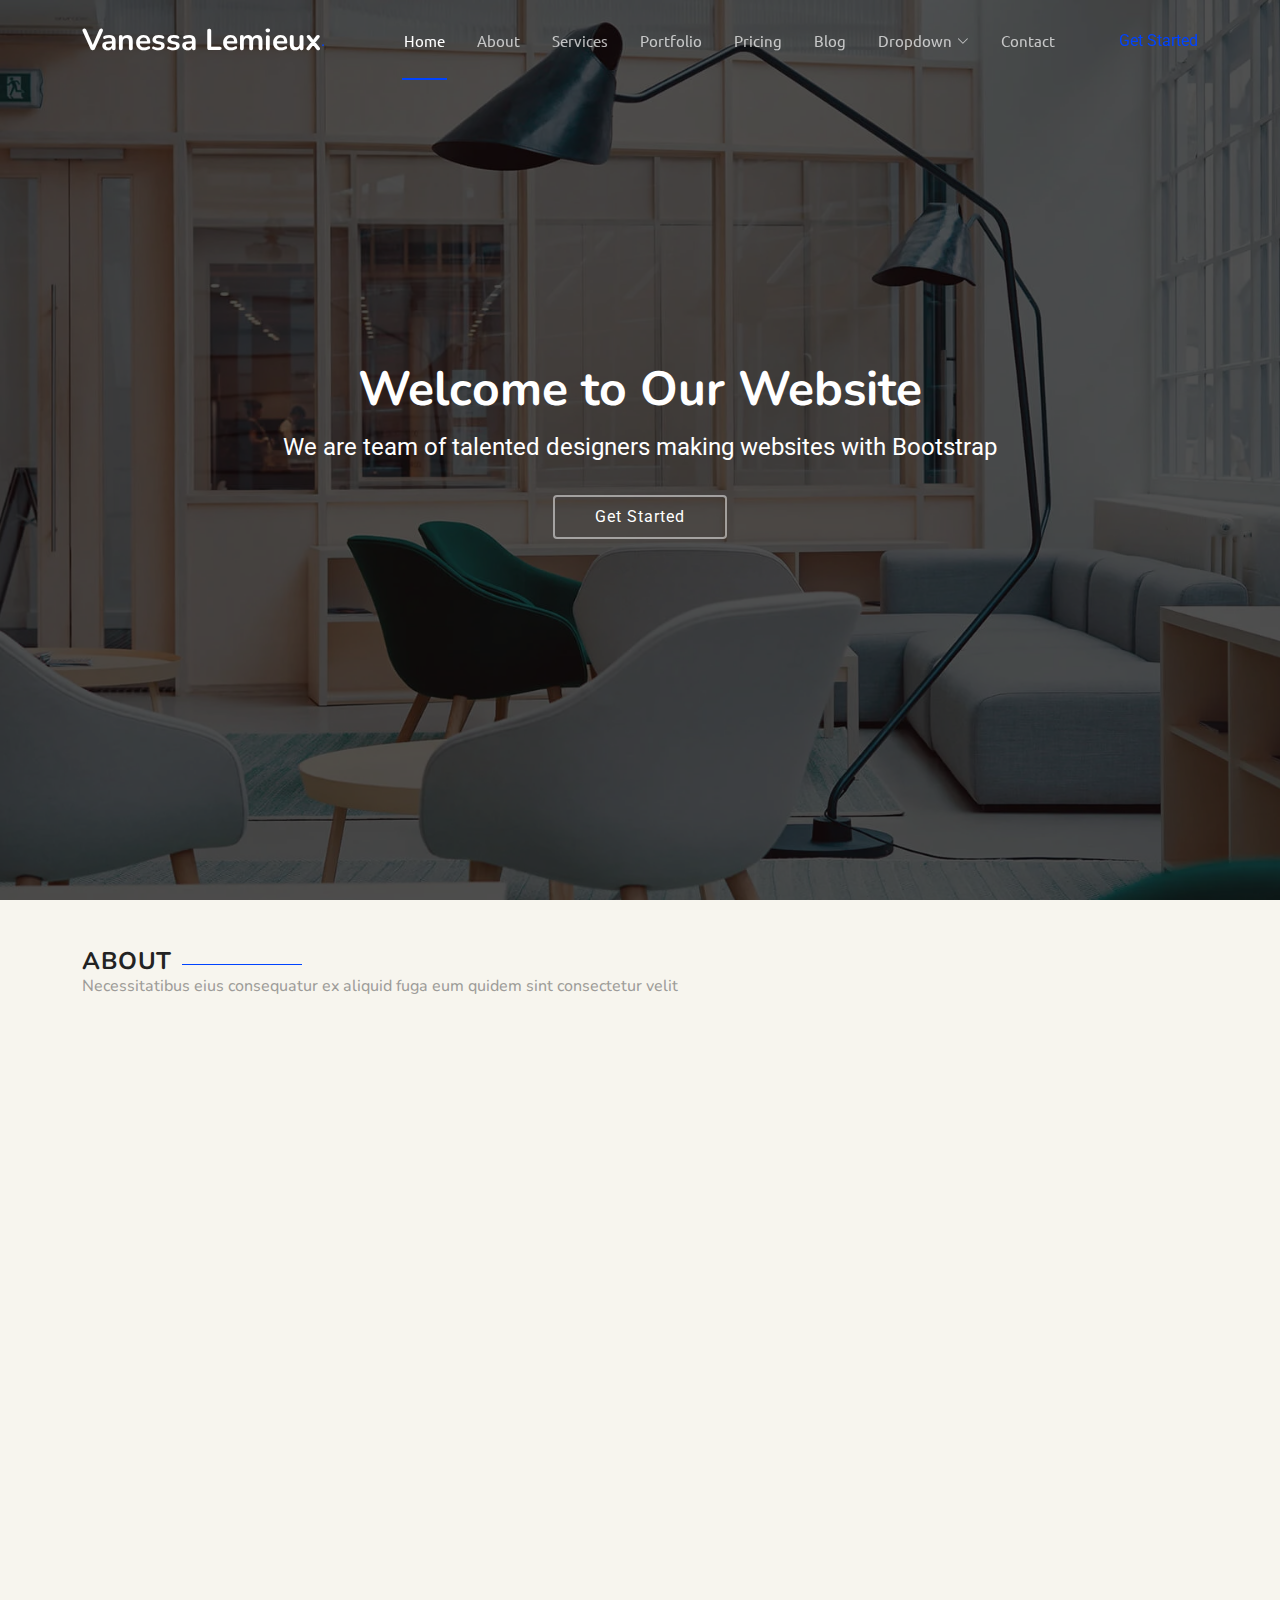
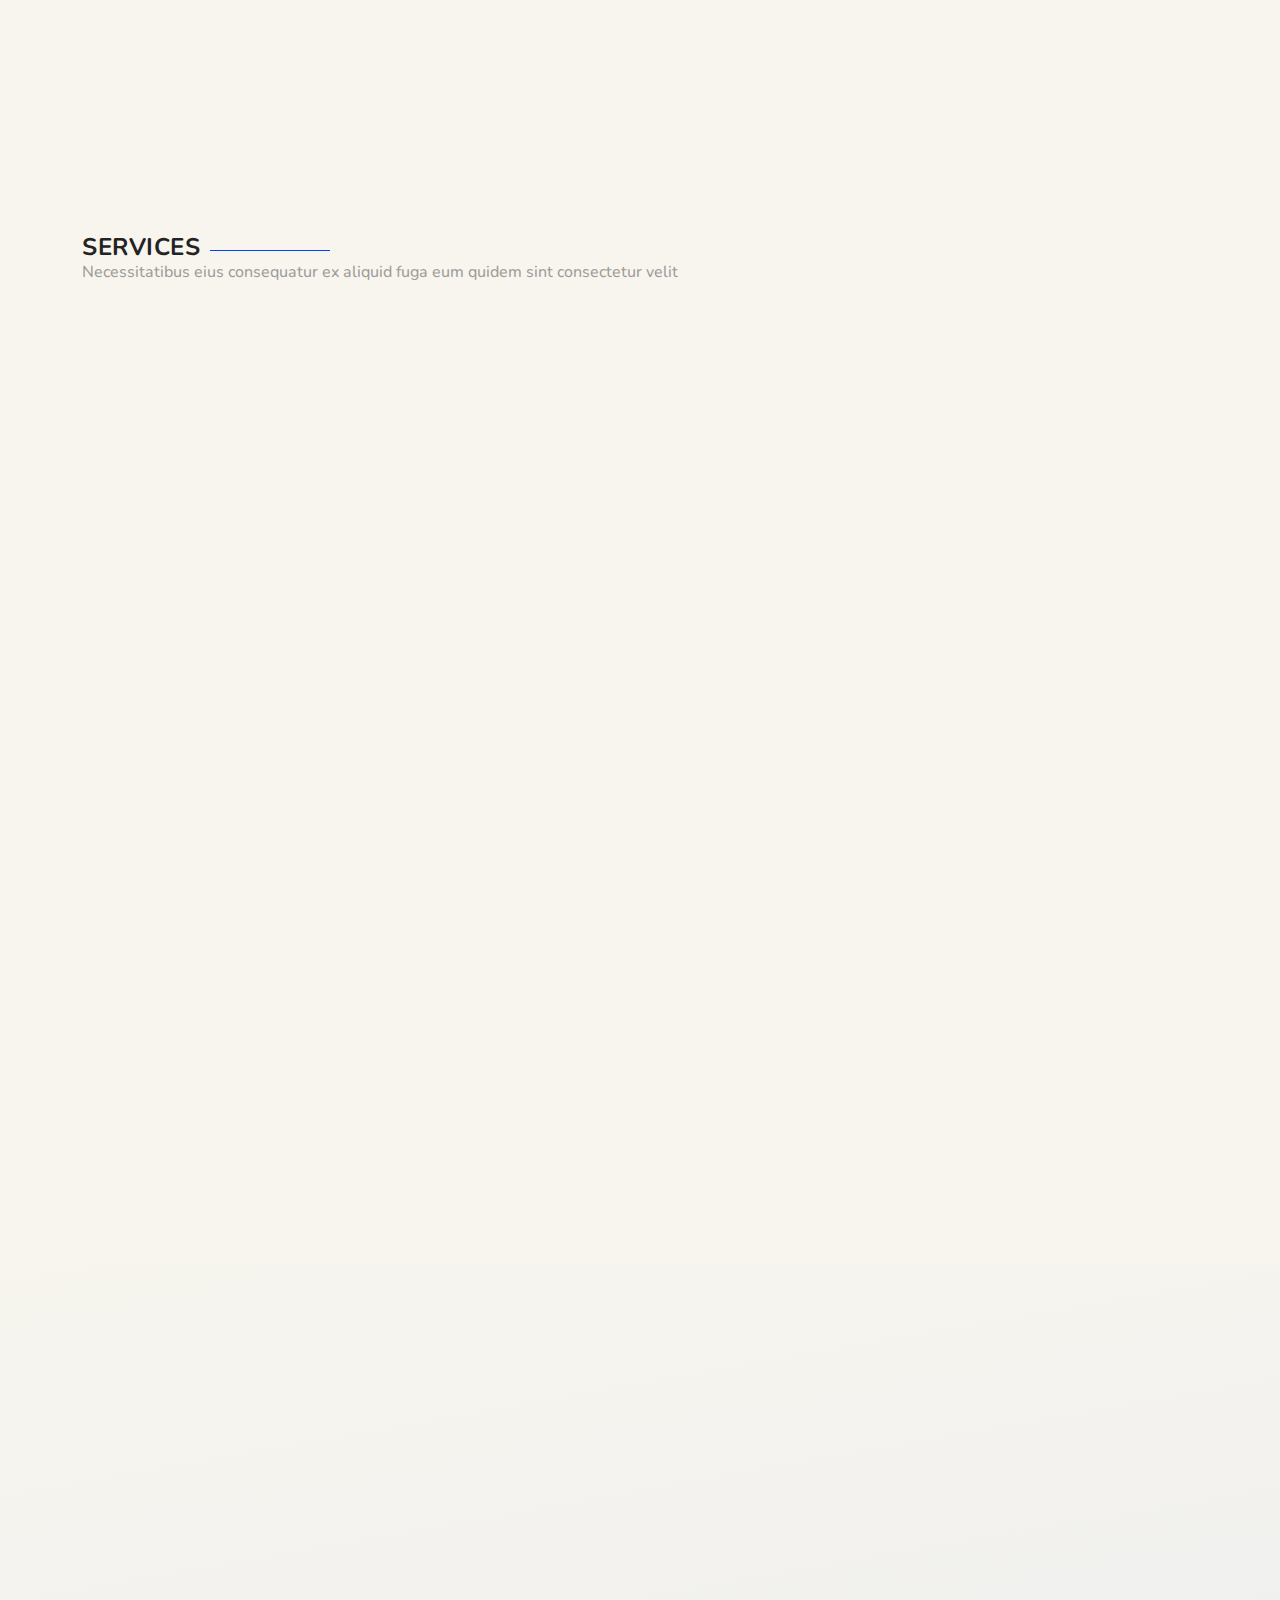
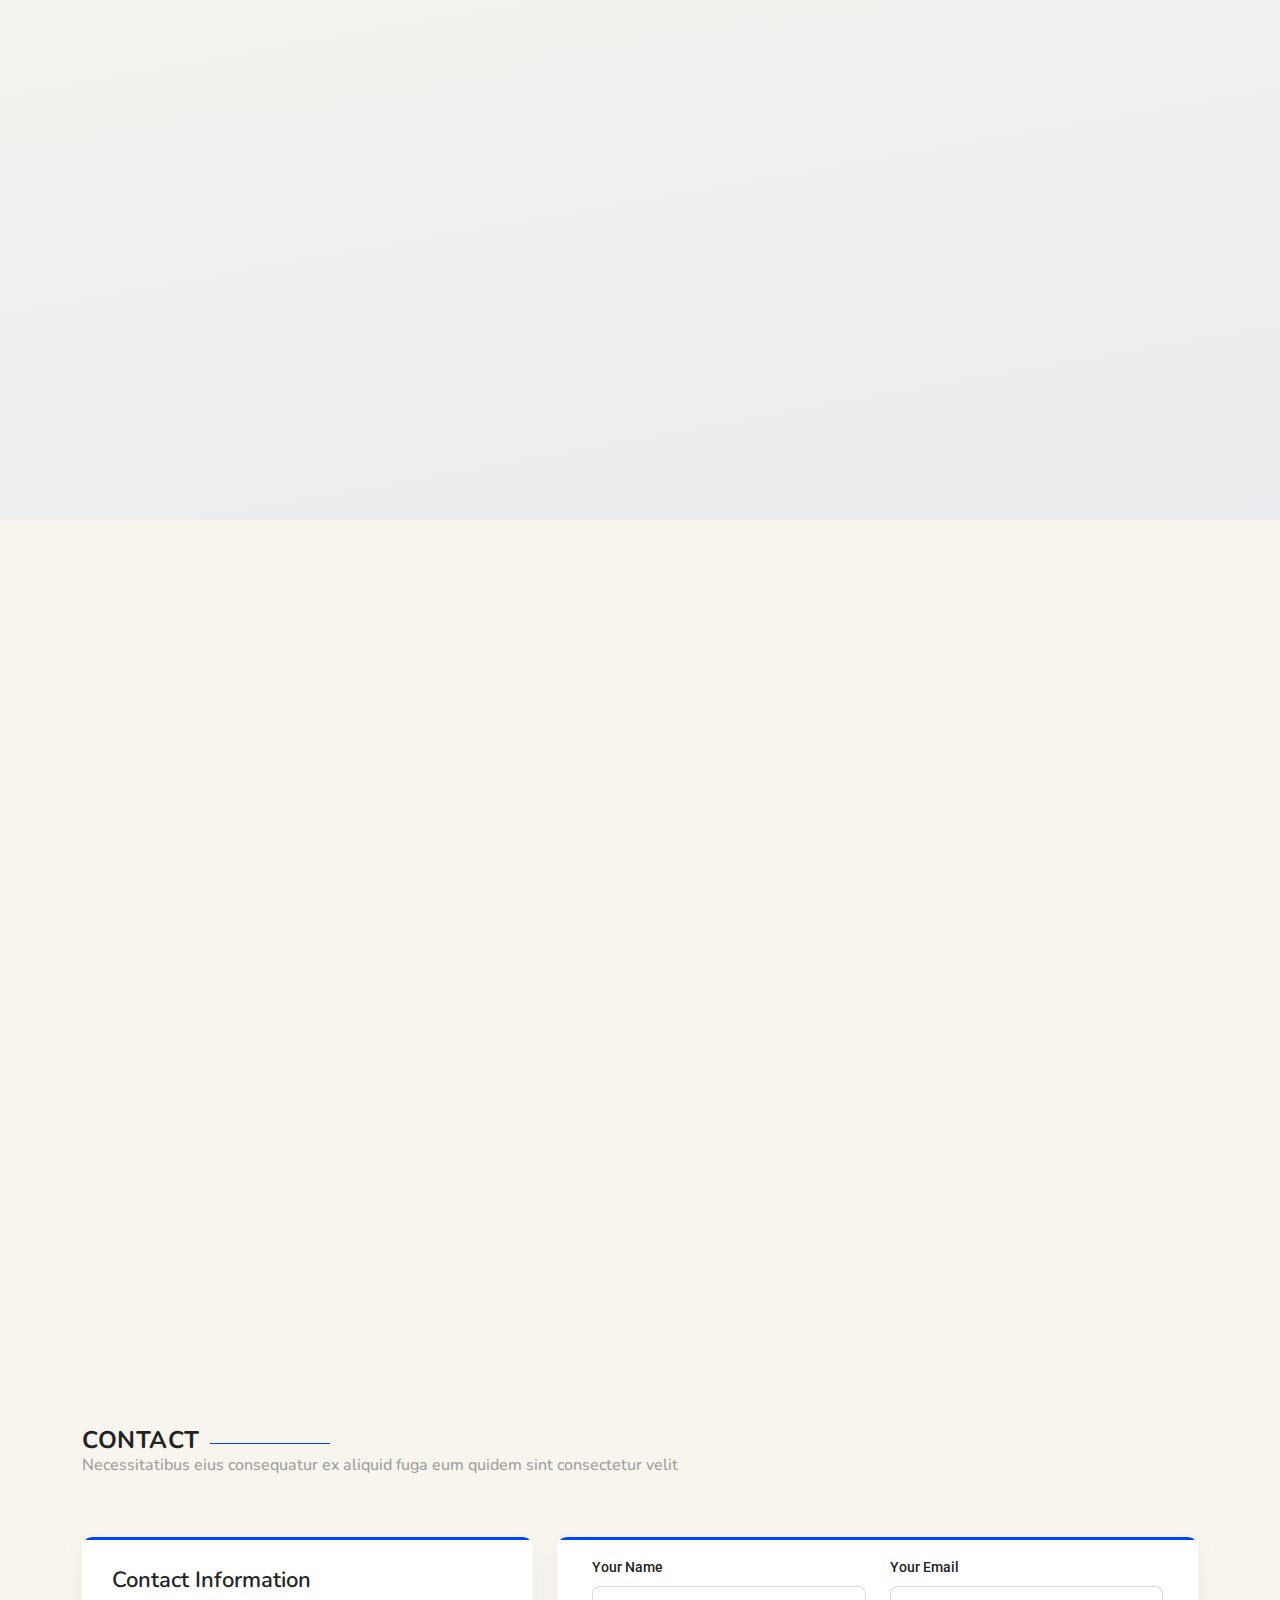
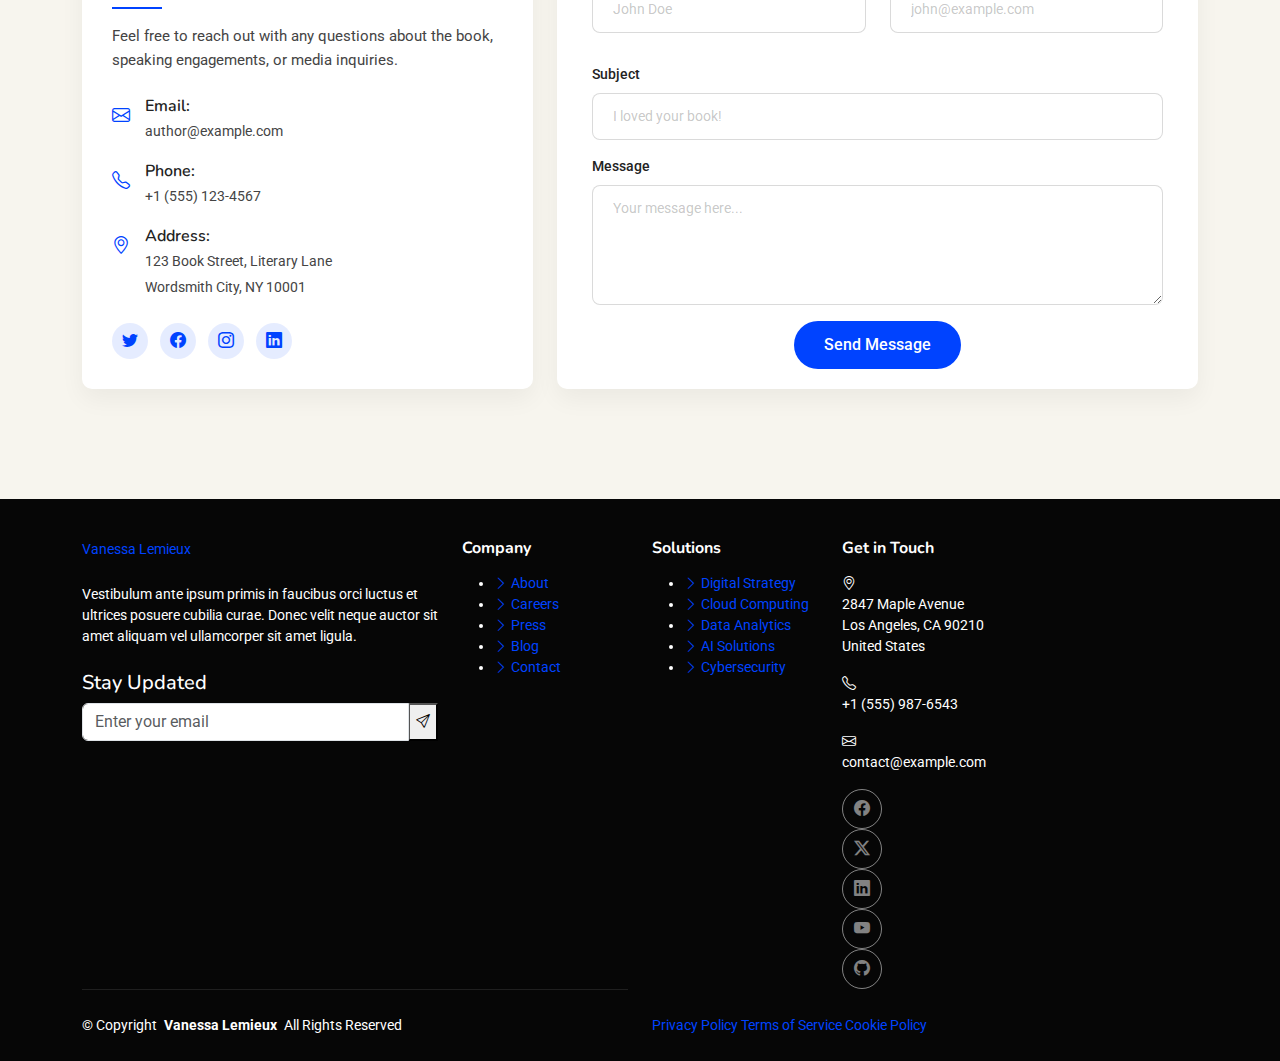
<file: index.html>
<!DOCTYPE html>
<html lang="en">

<head>
  <meta charset="utf-8">
  <meta content="width=device-width, initial-scale=1.0" name="viewport">
  <title>Index - Vanessa</title>
  <meta name="description" content="">
  <meta name="keywords" content="">

  <!-- Favicons -->
  <link href="assets/img/favicon.png" rel="icon">
  <link href="assets/img/apple-touch-icon.png" rel="apple-touch-icon">

  <!-- Fonts -->
  <link href="https://fonts.googleapis.com" rel="preconnect">
  <link href="https://fonts.gstatic.com" rel="preconnect" crossorigin>
  <link href="https://fonts.googleapis.com/css2?family=Roboto:ital,wght@0,100;0,300;0,400;0,500;0,700;0,900;1,100;1,300;1,400;1,500;1,700;1,900&family=Ubuntu:ital,wght@0,300;0,400;0,500;0,700;1,300;1,400;1,500;1,700&family=Nunito:ital,wght@0,200;0,300;0,400;0,500;0,600;0,700;0,800;0,900;1,200;1,300;1,400;1,500;1,600;1,700;1,800;1,900&display=swap" rel="stylesheet">

  <!-- Vendor CSS Files -->
  <link href="assets/vendor/bootstrap/css/bootstrap.min.css" rel="stylesheet">
  <link href="assets/vendor/bootstrap-icons/bootstrap-icons.css" rel="stylesheet">
  <link href="assets/vendor/aos/aos.css" rel="stylesheet">
  <link href="assets/vendor/swiper/swiper-bundle.min.css" rel="stylesheet">

  <!-- Main CSS File -->
  <link href="assets/css/main.css" rel="stylesheet">

</head>

<body class="index-page">

  <header id="header" class="header d-flex align-items-center fixed-top">
    <div class="container position-relative d-flex align-items-center justify-content-between">

      <a href="index.html" class="logo d-flex align-items-center me-auto me-xl-0">
        <!-- Uncomment the line below if you also wish to use an image logo -->
        <!-- <img src="assets/img/logo.webp" alt=""> -->
        <h1 class="sitename">Vanessa Lemieux</h1><span>.</span>
      </a>

      <nav id="navmenu" class="navmenu">
        <ul>
          <li><a href="#hero" class="active">Home</a></li>
          <li><a href="#about">About</a></li>
          <li><a href="#services">Services</a></li>
          <li><a href="#portfolio">Portfolio</a></li>
          <li><a href="#pricing">Pricing</a></li>
          <li><a href="blog.html">Blog</a></li>
          <li class="dropdown"><a href="#"><span>Dropdown</span> <i class="bi bi-chevron-down toggle-dropdown"></i></a>
            <ul>
              <li><a href="#">Dropdown 1</a></li>
              <li class="dropdown"><a href="#"><span>Deep Dropdown</span> <i class="bi bi-chevron-down toggle-dropdown"></i></a>
                <ul>
                  <li><a href="#">Deep Dropdown 1</a></li>
                  <li><a href="#">Deep Dropdown 2</a></li>
                  <li><a href="#">Deep Dropdown 3</a></li>
                  <li><a href="#">Deep Dropdown 4</a></li>
                  <li><a href="#">Deep Dropdown 5</a></li>
                </ul>
              </li>
              <li><a href="#">Dropdown 2</a></li>
              <li><a href="#">Dropdown 3</a></li>
              <li><a href="#">Dropdown 4</a></li>
            </ul>
          </li>
          <li><a href="#contact">Contact</a></li>
        </ul>
        <i class="mobile-nav-toggle d-xl-none bi bi-list"></i>
      </nav>

      <a class="cta-btn" href="#about">Get Started</a>

    </div>
  </header>

  <main class="main">

    <!-- Hero Section -->
    <section id="hero" class="hero section dark-background">

      <img src="assets/img/bg/bg-3.webp" alt="" data-aos="fade-in">

      <div class="container text-center" data-aos="fade-up" data-aos-delay="100">
        <div class="row justify-content-center">
          <div class="col-lg-8">
            <h2>Welcome to Our Website</h2>
            <p>We are team of talented designers making websites with Bootstrap</p>
            <a href="#about" class="btn-get-started">Get Started</a>
          </div>
        </div>
      </div>

    </section><!-- /Hero Section -->

    <!-- About Section -->
    <section id="about" class="about section">

      <!-- Section Title -->
      <div class="container section-title">
        <h2>About</h2>
        <p>Necessitatibus eius consequatur ex aliquid fuga eum quidem sint consectetur velit</p>
      </div><!-- End Section Title -->

      <div class="container" data-aos="fade-up" data-aos-delay="100">

        <div class="row align-items-center">
          <div class="col-lg-6">
            <div class="row g-4">
              <div class="col-12">
                <div class="image-wrapper" data-aos="zoom-out" data-aos-delay="100">
                  <img src="assets/img/about/about-6.webp" alt="" class="img-fluid main-image">
                </div>
              </div>
              <div class="col-lg-6">
                <div class="image-wrapper" data-aos="fade-up" data-aos-delay="300">
                  <img src="assets/img/about/about-5.webp" alt="" class="img-fluid secondary-image">
                </div>
              </div>
              <div class="col-lg-6">
                <div class="image-wrapper" data-aos="fade-up" data-aos-delay="300">
                  <img src="assets/img/about/about-4.webp" alt="" class="img-fluid secondary-image">
                </div>
              </div>
            </div>
          </div>

          <div class="col-lg-6">
            <div class="content" data-aos="fade-up" data-aos-delay="200">
              <span class="subtitle">About Our Company</span>

              <h2>Vestibulum ac diam sit amet quam vehicula elementum sed sit amet dui</h2>

              <p class="description">Nulla quis lorem ut libero malesuada feugiat. Vestibulum ac diam sit amet quam vehicula elementum sed sit amet dui. Curabitur aliquet quam id dui posuere blandit.</p>

              <div class="features">
                <div class="feature-item" data-aos="fade-up" data-aos-delay="300">
                  <div class="icon-box">
                    <i class="bi bi-mic-fill"></i>
                  </div>
                  <div class="feature-content">
                    <h4><a href="#" class="stretched-link">Nulla porttitor accumsan</a></h4>
                    <p>Vivamus suscipit tortor eget felis porttitor volutpat. Vestibulum ante ipsum primis.</p>
                  </div>
                </div>

                <div class="feature-item" data-aos="fade-up" data-aos-delay="400">
                  <div class="icon-box accent">
                    <i class="bi bi-people-fill"></i>
                  </div>
                  <div class="feature-content">
                    <h4><a href="#" class="stretched-link">Curabitur aliquet</a></h4>
                    <p>Donec sollicitudin molestie malesuada. Vestibulum ac diam sit amet quam vehicula.</p>
                  </div>
                </div>
              </div>

              <div class="cta-button" data-aos="fade-up" data-aos-delay="500">
                <a href="#" class="btn">Learn More</a>
              </div>
            </div>
          </div>
        </div>

      </div>

    </section><!-- /About Section -->

    <!-- Services Section -->
    <section id="services" class="services section">

      <!-- Section Title -->
      <div class="container section-title">
        <h2>Services</h2>
        <p>Necessitatibus eius consequatur ex aliquid fuga eum quidem sint consectetur velit</p>
      </div><!-- End Section Title -->

      <div class="container" data-aos="fade-up" data-aos-delay="100">

        <div class="row gy-5">

          <div class="col-xl-4 col-md-6" data-aos="fade-up" data-aos-delay="200">
            <div class="service-item">
              <div class="img">
                <img src="assets/img/services/services-1.webp" class="img-fluid" alt="" loading="lazy">
              </div>
              <div class="details position-relative">
                <div class="icon">
                  <i class="bi bi-activity"></i>
                </div>
                <a href="service-details.html" class="stretched-link">
                  <h3>Nesciunt Mete</h3>
                </a>
                <p>Provident nihil minus qui consequatur non omnis maiores. Eos accusantium minus dolores iure perferendis.</p>
              </div>
            </div>
          </div><!-- End Service Item -->

          <div class="col-xl-4 col-md-6" data-aos="fade-up" data-aos-delay="300">
            <div class="service-item">
              <div class="img">
                <img src="assets/img/services/services-2.webp" class="img-fluid" alt="" loading="lazy">
              </div>
              <div class="details position-relative">
                <div class="icon">
                  <i class="bi bi-broadcast"></i>
                </div>
                <a href="service-details.html" class="stretched-link">
                  <h3>Eosle Commodi</h3>
                </a>
                <p>Ut autem aut autem non a. Sint sint sit facilis nam iusto sint. Libero corrupti neque eum hic non ut nesciunt dolorem.</p>
              </div>
            </div>
          </div><!-- End Service Item -->

          <div class="col-xl-4 col-md-6" data-aos="fade-up" data-aos-delay="400">
            <div class="service-item">
              <div class="img">
                <img src="assets/img/services/services-3.webp" class="img-fluid" alt="" loading="lazy">
              </div>
              <div class="details position-relative">
                <div class="icon">
                  <i class="bi bi-easel"></i>
                </div>
                <a href="service-details.html" class="stretched-link">
                  <h3>Ledo Markt</h3>
                </a>
                <p>Ut excepturi voluptatem nisi sed. Quidem fuga consequatur. Minus ea aut. Vel qui id voluptas adipisci eos earum corrupti.</p>
              </div>
            </div>
          </div><!-- End Service Item -->

          <div class="col-xl-4 col-md-6" data-aos="fade-up" data-aos-delay="500">
            <div class="service-item">
              <div class="img">
                <img src="assets/img/services/services-4.webp" class="img-fluid" alt="" loading="lazy">
              </div>
              <div class="details position-relative">
                <div class="icon">
                  <i class="bi bi-bounding-box-circles"></i>
                </div>
                <a href="service-details.html" class="stretched-link">
                  <h3>Asperiores Commodit</h3>
                </a>
                <p>Non et temporibus minus omnis sed dolor esse consequatur. Cupiditate sed error ea fuga sit provident adipisci neque.</p>
                <a href="service-details.html" class="stretched-link"></a>
              </div>
            </div>
          </div><!-- End Service Item -->

          <div class="col-xl-4 col-md-6" data-aos="fade-up" data-aos-delay="600">
            <div class="service-item">
              <div class="img">
                <img src="assets/img/services/services-5.webp" class="img-fluid" alt="" loading="lazy">
              </div>
              <div class="details position-relative">
                <div class="icon">
                  <i class="bi bi-calendar4-week"></i>
                </div>
                <a href="service-details.html" class="stretched-link">
                  <h3>Velit Doloremque</h3>
                </a>
                <p>Cumque et suscipit saepe. Est maiores autem enim facilis ut aut ipsam corporis aut. Sed animi at autem alias eius labore.</p>
                <a href="service-details.html" class="stretched-link"></a>
              </div>
            </div>
          </div><!-- End Service Item -->

          <div class="col-xl-4 col-md-6" data-aos="fade-up" data-aos-delay="700">
            <div class="service-item">
              <div class="img">
                <img src="assets/img/services/services-6.webp" class="img-fluid" alt="" loading="lazy">
              </div>
              <div class="details position-relative">
                <div class="icon">
                  <i class="bi bi-chat-square-text"></i>
                </div>
                <a href="service-details.html" class="stretched-link">
                  <h3>Dolori Architecto</h3>
                </a>
                <p>Hic molestias ea quibusdam eos. Fugiat enim doloremque aut neque non et debitis iure. Corrupti recusandae ducimus enim.</p>
                <a href="service-details.html" class="stretched-link"></a>
              </div>
            </div>
          </div><!-- End Service Item -->

        </div>

      </div>

    </section><!-- /Services Section -->

    <!-- Call To Action Section -->
    <section id="call-to-action" class="call-to-action section">
      <div class="container" data-aos="fade-up" data-aos-delay="100">
        <div class="cta-wrapper">
          <div class="cta-content" data-aos="fade-right" data-aos-delay="200">
            <h2>Unlock Your Full Potential Today!</h2>
            <p>Join thousands of satisfied customers who have transformed their lives with our innovative solutions.</p>
            <div class="cta-buttons">
              <a href="#" class="btn-primary">Get Started Now</a>
              <a href="#" class="btn-outline">Learn More</a>
            </div>
          </div>
          <div class="cta-image" data-aos="fade-left" data-aos-delay="300">
            <img src="assets/img/illustration/illustration-13.webp" alt="CTA Illustration" class="img-fluid">
          </div>
        </div>
      </div>
    </section><!-- /Call To Action Section -->

    <!-- Features Section -->
    <section id="features" class="features section">

      <div class="container" data-aos="fade-up" data-aos-delay="100">

        <div class="row">
          <div class="col-lg-6" data-aos="fade-right" data-aos-delay="200">
            <div class="content">
              <h2>Why Partner With Us</h2>
              <p>We deliver exceptional results through proven expertise, cutting-edge innovation, and unwavering commitment to your success. Our comprehensive approach ensures sustainable growth and competitive advantage.</p>
            </div>
          </div>
          <div class="col-lg-6" data-aos="fade-left" data-aos-delay="300">
            <div class="image-wrapper">
              <img src="assets/img/about/about-8.webp" alt="Professional team collaboration" class="img-fluid">
            </div>
          </div>
        </div>

        <div class="features-grid" data-aos="fade-up" data-aos-delay="400">
          <div class="row g-5">

            <div class="col-lg-6" data-aos="fade-up" data-aos-delay="100">
              <div class="feature-item">
                <div class="icon-wrapper">
                  <i class="bi bi-lightbulb"></i>
                </div>
                <div class="feature-content">
                  <h3>Innovation Leadership</h3>
                  <p>We stay ahead of industry trends, implementing cutting-edge technologies and methodologies that drive transformational results for your business growth.</p>
                </div>
              </div>
            </div><!-- End Feature Item -->

            <div class="col-lg-6" data-aos="fade-up" data-aos-delay="200">
              <div class="feature-item">
                <div class="icon-wrapper">
                  <i class="bi bi-award"></i>
                </div>
                <div class="feature-content">
                  <h3>Proven Expertise</h3>
                  <p>Our team brings decades of combined experience across multiple industries, ensuring strategic insights and tactical execution that delivers measurable outcomes.</p>
                </div>
              </div>
            </div><!-- End Feature Item -->

            <div class="col-lg-6" data-aos="fade-up" data-aos-delay="300">
              <div class="feature-item">
                <div class="icon-wrapper">
                  <i class="bi bi-headset"></i>
                </div>
                <div class="feature-content">
                  <h3>24/7 Dedicated Support</h3>
                  <p>Round-the-clock availability with personalized attention from dedicated account managers who understand your unique challenges and objectives.</p>
                </div>
              </div>
            </div><!-- End Feature Item -->

            <div class="col-lg-6" data-aos="fade-up" data-aos-delay="400">
              <div class="feature-item">
                <div class="icon-wrapper">
                  <i class="bi bi-graph-up-arrow"></i>
                </div>
                <div class="feature-content">
                  <h3>Cost Efficiency</h3>
                  <p>Streamlined processes and intelligent resource allocation reduce overhead while maximizing ROI, delivering premium results within your budget parameters.</p>
                </div>
              </div>
            </div><!-- End Feature Item -->

          </div>
        </div>

      </div>

    </section><!-- /Features Section -->

    <!-- Contact Section -->
    <section id="contact" class="contact section">
      <!-- Section Title -->
      <div class="container section-title">
        <h2>Contact</h2>
        <p>Necessitatibus eius consequatur ex aliquid fuga eum quidem sint consectetur velit</p>
      </div><!-- End Section Title -->

      <div class="container">
        <div class="row">
          <div class="col-lg-5">
            <div class="contact-info">
              <div class="contact-card">
                <h3>Contact Information</h3>
                <p>Feel free to reach out with any questions about the book, speaking engagements, or media inquiries.</p>

                <div class="contact-details">
                  <div class="contact-item">
                    <i class="bi bi-envelope"></i>
                    <div>
                      <h4>Email:</h4>
                      <p>author@example.com</p>
                    </div>
                  </div>

                  <div class="contact-item">
                    <i class="bi bi-telephone"></i>
                    <div>
                      <h4>Phone:</h4>
                      <p>+1 (555) 123-4567</p>
                    </div>
                  </div>

                  <div class="contact-item">
                    <i class="bi bi-geo-alt"></i>
                    <div>
                      <h4>Address:</h4>
                      <p>123 Book Street, Literary Lane</p>
                      <p>Wordsmith City, NY 10001</p>
                    </div>
                  </div>
                </div>

                <div class="social-links">
                  <a href="#"><i class="bi bi-twitter"></i></a>
                  <a href="#"><i class="bi bi-facebook"></i></a>
                  <a href="#"><i class="bi bi-instagram"></i></a>
                  <a href="#"><i class="bi bi-linkedin"></i></a>
                </div>
              </div>
            </div>
          </div>

          <div class="col-lg-7">
            <div class="contact-form-wrapper">
              <form action="forms/contact.php" method="post" class="php-email-form">
                <div class="row">
                  <div class="col-md-6 form-group">
                    <label for="name">Your Name</label>
                    <input type="text" name="name" class="form-control" id="name" placeholder="John Doe" required="">
                  </div>
                  <div class="col-md-6 form-group mt-3 mt-md-0">
                    <label for="email">Your Email</label>
                    <input type="email" class="form-control" name="email" id="email" placeholder="john@example.com" required="">
                  </div>
                </div>
                <div class="form-group mt-3">
                  <label for="subject">Subject</label>
                  <input type="text" class="form-control" name="subject" id="subject" placeholder="I loved your book!" required="">
                </div>
                <div class="form-group mt-3">
                  <label for="message">Message</label>
                  <textarea class="form-control" name="message" rows="4" placeholder="Your message here..." required=""></textarea>
                </div>

                <div class="my-3">
                  <div class="loading">Loading</div>
                  <div class="error-message"></div>
                  <div class="sent-message">Your message has been sent. Thank you!</div>
                </div>

                <div class="text-center">
                  <button type="submit">Send Message</button>
                </div>
              </form>
            </div>
          </div>
        </div>
      </div>
    </section><!-- /Contact Section -->

  </main>

  <footer id="footer" class="footer dark-background">

    <div class="container">
      <div class="row gy-5">

        <div class="col-lg-4">
          <div class="footer-content">
            <a href="index.html" class="logo d-flex align-items-center mb-4">
              <span class="sitename">Vanessa Lemieux</span>
            </a>
            <p class="mb-4">Vestibulum ante ipsum primis in faucibus orci luctus et ultrices posuere cubilia curae. Donec velit neque auctor sit amet aliquam vel ullamcorper sit amet ligula.</p>

            <div class="newsletter-form">
              <h5>Stay Updated</h5>
              <form action="forms/newsletter.php" method="post" class="php-email-form">
                <div class="input-group">
                  <input type="email" name="email" class="form-control" placeholder="Enter your email" required="">
                  <button type="submit" class="btn-subscribe">
                    <i class="bi bi-send"></i>
                  </button>
                </div>
                <div class="loading">Loading</div>
                <div class="error-message"></div>
                <div class="sent-message">Thank you for subscribing!</div>
              </form>
            </div>
          </div>
        </div>

        <div class="col-lg-2 col-6">
          <div class="footer-links">
            <h4>Company</h4>
            <ul>
              <li><a href="#"><i class="bi bi-chevron-right"></i> About</a></li>
              <li><a href="#"><i class="bi bi-chevron-right"></i> Careers</a></li>
              <li><a href="#"><i class="bi bi-chevron-right"></i> Press</a></li>
              <li><a href="#"><i class="bi bi-chevron-right"></i> Blog</a></li>
              <li><a href="#"><i class="bi bi-chevron-right"></i> Contact</a></li>
            </ul>
          </div>
        </div>

        <div class="col-lg-2 col-6">
          <div class="footer-links">
            <h4>Solutions</h4>
            <ul>
              <li><a href="#"><i class="bi bi-chevron-right"></i> Digital Strategy</a></li>
              <li><a href="#"><i class="bi bi-chevron-right"></i> Cloud Computing</a></li>
              <li><a href="#"><i class="bi bi-chevron-right"></i> Data Analytics</a></li>
              <li><a href="#"><i class="bi bi-chevron-right"></i> AI Solutions</a></li>
              <li><a href="#"><i class="bi bi-chevron-right"></i> Cybersecurity</a></li>
            </ul>
          </div>
        </div>

        <div class="col-lg-4">
          <div class="footer-contact">
            <h4>Get in Touch</h4>
            <div class="contact-item">
              <div class="contact-icon">
                <i class="bi bi-geo-alt"></i>
              </div>
              <div class="contact-info">
                <p>2847 Maple Avenue<br>Los Angeles, CA 90210<br>United States</p>
              </div>
            </div>

            <div class="contact-item">
              <div class="contact-icon">
                <i class="bi bi-telephone"></i>
              </div>
              <div class="contact-info">
                <p>+1 (555) 987-6543</p>
              </div>
            </div>

            <div class="contact-item">
              <div class="contact-icon">
                <i class="bi bi-envelope"></i>
              </div>
              <div class="contact-info">
                <p>contact@example.com</p>
              </div>
            </div>

            <div class="social-links">
              <a href="#"><i class="bi bi-facebook"></i></a>
              <a href="#"><i class="bi bi-twitter-x"></i></a>
              <a href="#"><i class="bi bi-linkedin"></i></a>
              <a href="#"><i class="bi bi-youtube"></i></a>
              <a href="#"><i class="bi bi-github"></i></a>
            </div>
          </div>
        </div>

      </div>
    </div>

    <div class="footer-bottom">
      <div class="container">
        <div class="row align-items-center">
          <div class="col-lg-6">
            <div class="copyright">
              <p>© <span>Copyright</span> <strong class="px-1 sitename">Vanessa Lemieux</strong> <span>All Rights Reserved</span></p>
            </div>
          </div>
          <div class="col-lg-6">
            <div class="footer-bottom-links">
              <a href="#">Privacy Policy</a>
              <a href="#">Terms of Service</a>
              <a href="#">Cookie Policy</a>
            </div>

          </div>
        </div>
      </div>
    </div>

  </footer>

  <!-- Scroll Top -->
  <a href="#" id="scroll-top" class="scroll-top d-flex align-items-center justify-content-center"><i class="bi bi-arrow-up-short"></i></a>

  <!-- Preloader -->
  <div id="preloader"></div>

  <!-- Vendor JS Files -->
  <script src="assets/vendor/bootstrap/js/bootstrap.bundle.min.js"></script>
  <script src="assets/vendor/php-email-form/validate.js"></script>
  <script src="assets/vendor/aos/aos.js"></script>
  <script src="assets/vendor/swiper/swiper-bundle.min.js"></script>
  <script src="assets/vendor/purecounter/purecounter_vanilla.js"></script>

  <!-- Main JS File -->
  <script src="assets/js/main.js"></script>

</body>

</html>
</file>
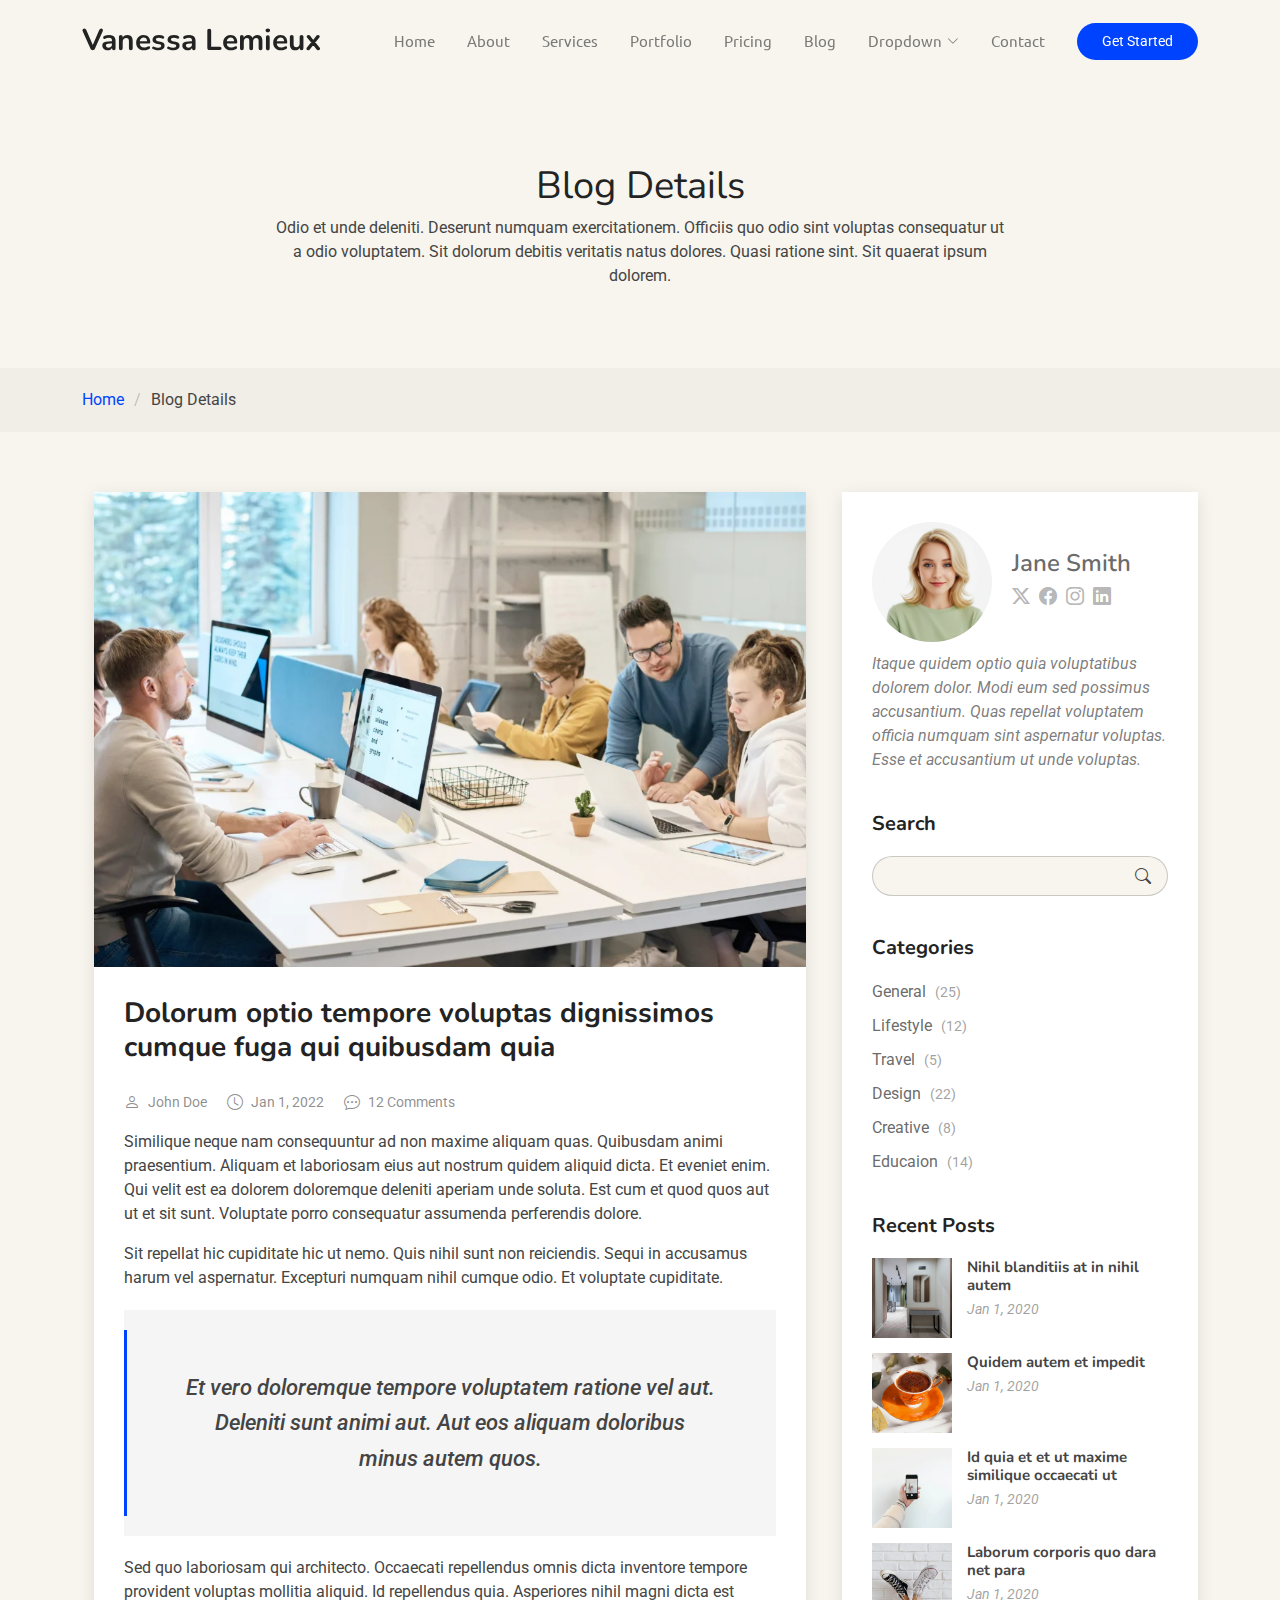
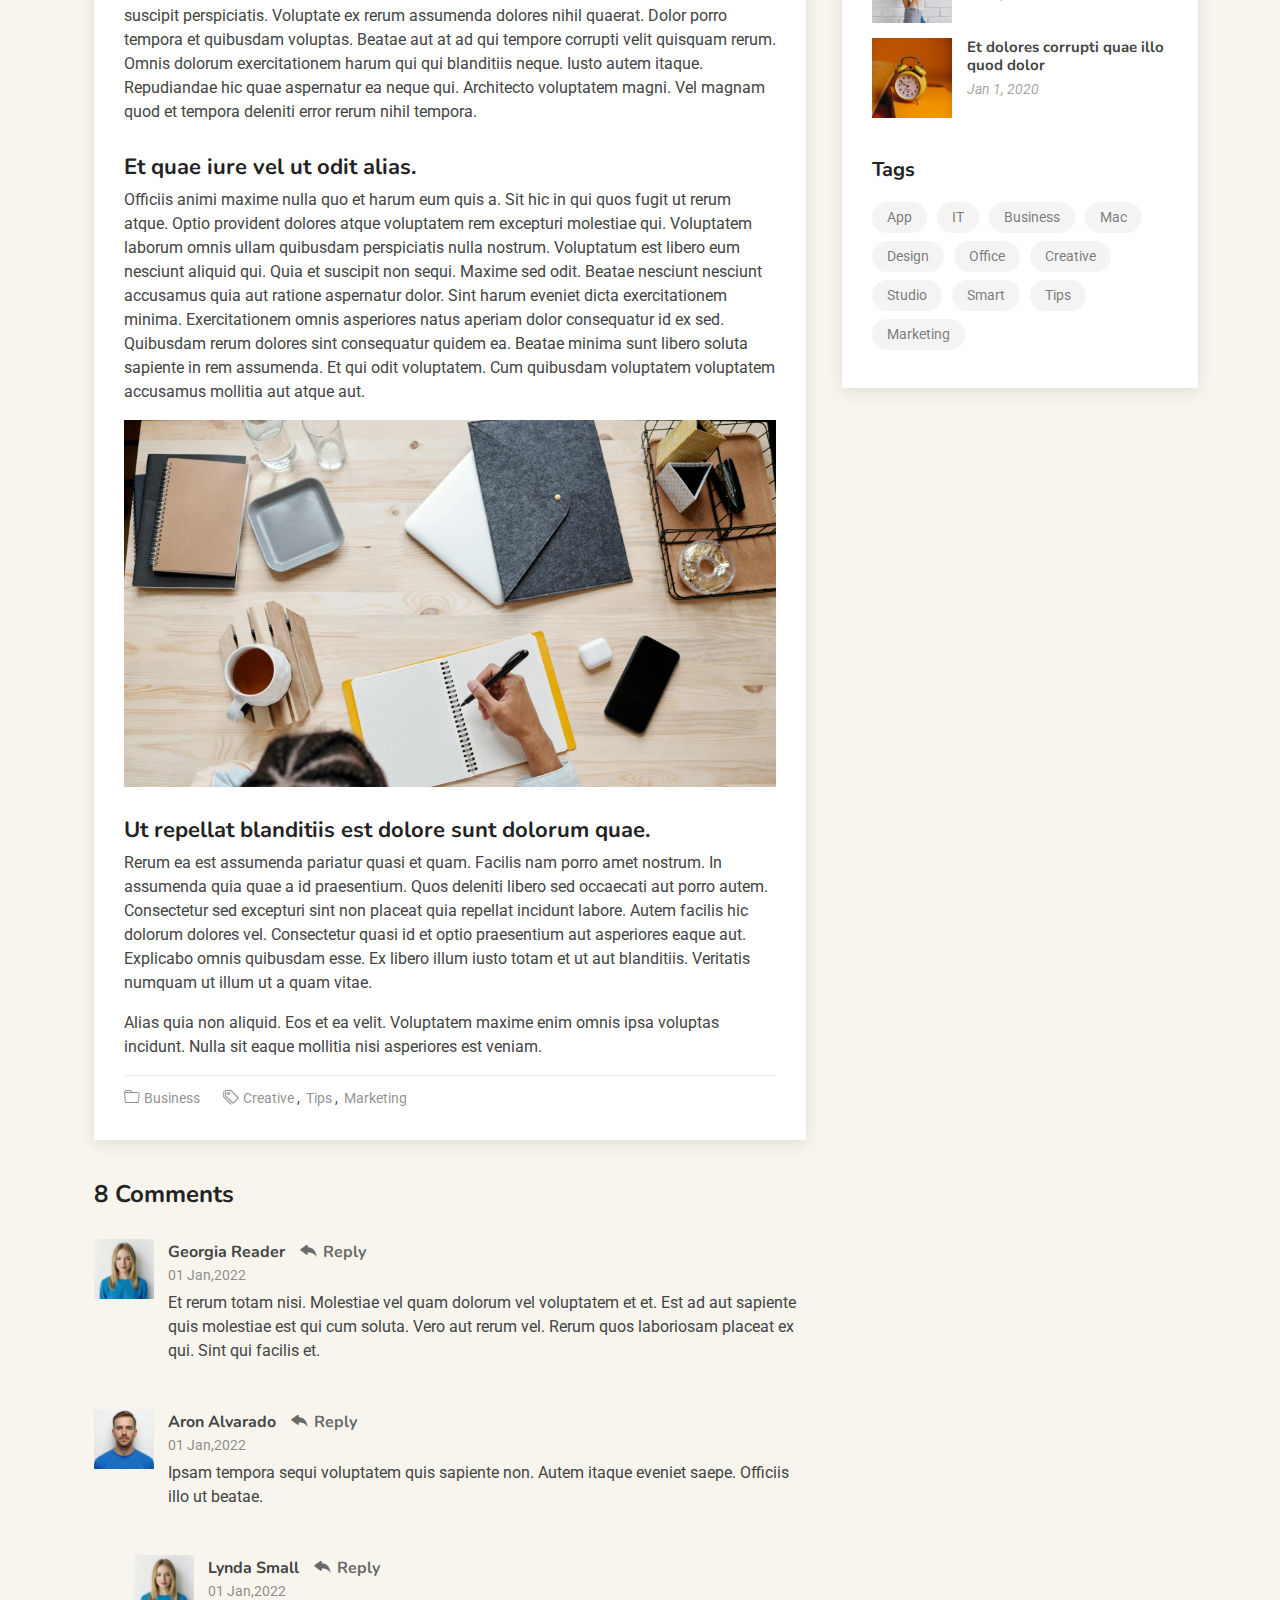
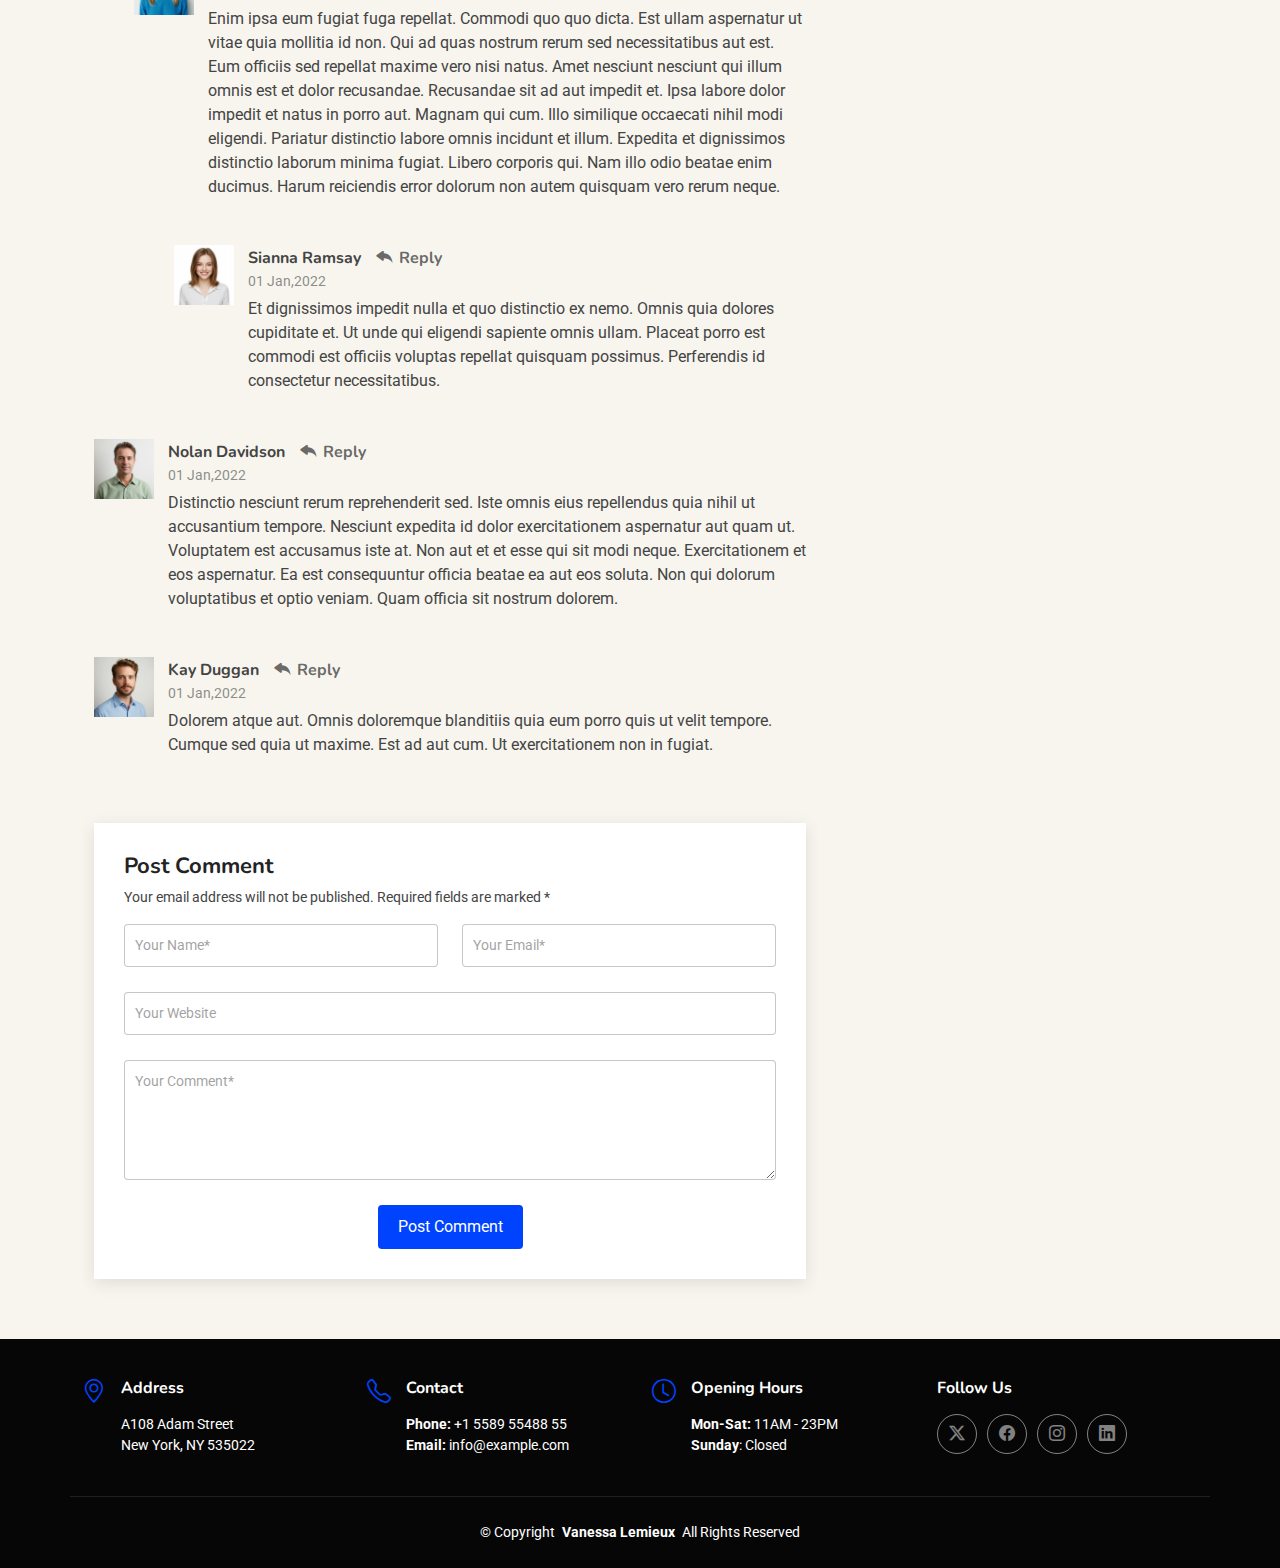
<file: blog-details.html>
<!DOCTYPE html>
<html lang="en">

<head>
  <meta charset="utf-8">
  <meta content="width=device-width, initial-scale=1.0" name="viewport">
  <title>Blog Details - Vanessa</title>
  <meta name="description" content="">
  <meta name="keywords" content="">

  <!-- Favicons -->
  <link href="assets/img/favicon.png" rel="icon">
  <link href="assets/img/apple-touch-icon.png" rel="apple-touch-icon">

  <!-- Fonts -->
  <link href="https://fonts.googleapis.com" rel="preconnect">
  <link href="https://fonts.gstatic.com" rel="preconnect" crossorigin>
  <link href="https://fonts.googleapis.com/css2?family=Roboto:ital,wght@0,100;0,300;0,400;0,500;0,700;0,900;1,100;1,300;1,400;1,500;1,700;1,900&family=Ubuntu:ital,wght@0,300;0,400;0,500;0,700;1,300;1,400;1,500;1,700&family=Nunito:ital,wght@0,200;0,300;0,400;0,500;0,600;0,700;0,800;0,900;1,200;1,300;1,400;1,500;1,600;1,700;1,800;1,900&display=swap" rel="stylesheet">

  <!-- Vendor CSS Files -->
  <link href="assets/vendor/bootstrap/css/bootstrap.min.css" rel="stylesheet">
  <link href="assets/vendor/bootstrap-icons/bootstrap-icons.css" rel="stylesheet">
  <link href="assets/vendor/aos/aos.css" rel="stylesheet">
  <link href="assets/vendor/swiper/swiper-bundle.min.css" rel="stylesheet">

  <!-- Main CSS File -->
  <link href="assets/css/main.css" rel="stylesheet">

</head>

<body class="blog-details-page">

  <header id="header" class="header d-flex align-items-center sticky-top">
    <div class="container-fluid container-xl position-relative d-flex align-items-center">

      <a href="index.html" class="logo d-flex align-items-center me-auto">
        <!-- Uncomment the line below if you also wish to use an image logo -->
        <!-- <img src="assets/img/logo.webp" alt=""> -->
        <h1 class="sitename">Vanessa Lemieux</h1>
      </a>

      <nav id="navmenu" class="navmenu">
        <ul>
          <li><a href="#hero">Home</a></li>
          <li><a href="#about">About</a></li>
          <li><a href="#services">Services</a></li>
          <li><a href="#portfolio">Portfolio</a></li>
          <li><a href="#pricing">Pricing</a></li>
          <li><a href="blog.html">Blog</a></li>
          <li class="dropdown"><a href="#"><span>Dropdown</span> <i class="bi bi-chevron-down toggle-dropdown"></i></a>
            <ul>
              <li><a href="#">Dropdown 1</a></li>
              <li class="dropdown"><a href="#"><span>Deep Dropdown</span> <i class="bi bi-chevron-down toggle-dropdown"></i></a>
                <ul>
                  <li><a href="#">Deep Dropdown 1</a></li>
                  <li><a href="#">Deep Dropdown 2</a></li>
                  <li><a href="#">Deep Dropdown 3</a></li>
                  <li><a href="#">Deep Dropdown 4</a></li>
                  <li><a href="#">Deep Dropdown 5</a></li>
                </ul>
              </li>
              <li><a href="#">Dropdown 2</a></li>
              <li><a href="#">Dropdown 3</a></li>
              <li><a href="#">Dropdown 4</a></li>
            </ul>
          </li>
          <li><a href="#contact">Contact</a></li>
        </ul>
        <i class="mobile-nav-toggle d-xl-none bi bi-list"></i>
      </nav>

      <a class="btn-getstarted" href="index.html#about">Get Started</a>

    </div>
  </header>

  <main class="main">

    <!-- Page Title -->
    <div class="page-title">
      <div class="heading">
        <div class="container">
          <div class="row d-flex justify-content-center text-center">
            <div class="col-lg-8">
              <h1 class="heading-title">Blog Details</h1>
              <p class="mb-0">
                Odio et unde deleniti. Deserunt numquam exercitationem. Officiis quo
                odio sint voluptas consequatur ut a odio voluptatem. Sit dolorum
                debitis veritatis natus dolores. Quasi ratione sint. Sit quaerat
                ipsum dolorem.
              </p>
            </div>
          </div>
        </div>
      </div>
      <nav class="breadcrumbs">
        <div class="container">
          <ol>
            <li><a href="index.html">Home</a></li>
            <li class="current">Blog Details</li>
          </ol>
        </div>
      </nav>
    </div><!-- End Page Title -->

    <div class="container">
      <div class="row">

        <div class="col-lg-8">

          <!-- Blog Details Section -->
          <section id="blog-details" class="blog-details section">
            <div class="container">

              <article class="article">

                <div class="post-img">
                  <img src="assets/img/blog/blog-post-1.webp" alt="" class="img-fluid">
                </div>

                <h2 class="title">Dolorum optio tempore voluptas dignissimos cumque fuga qui quibusdam quia</h2>

                <div class="meta-top">
                  <ul>
                    <li class="d-flex align-items-center"><i class="bi bi-person"></i> <a href="blog-details.html">John Doe</a></li>
                    <li class="d-flex align-items-center"><i class="bi bi-clock"></i> <a href="blog-details.html"><time datetime="2020-01-01">Jan 1, 2022</time></a></li>
                    <li class="d-flex align-items-center"><i class="bi bi-chat-dots"></i> <a href="blog-details.html">12 Comments</a></li>
                  </ul>
                </div><!-- End meta top -->

                <div class="content">
                  <p>
                    Similique neque nam consequuntur ad non maxime aliquam quas. Quibusdam animi praesentium. Aliquam et laboriosam eius aut nostrum quidem aliquid dicta.
                    Et eveniet enim. Qui velit est ea dolorem doloremque deleniti aperiam unde soluta. Est cum et quod quos aut ut et sit sunt. Voluptate porro consequatur assumenda perferendis dolore.
                  </p>

                  <p>
                    Sit repellat hic cupiditate hic ut nemo. Quis nihil sunt non reiciendis. Sequi in accusamus harum vel aspernatur. Excepturi numquam nihil cumque odio. Et voluptate cupiditate.
                  </p>

                  <blockquote>
                    <p>
                      Et vero doloremque tempore voluptatem ratione vel aut. Deleniti sunt animi aut. Aut eos aliquam doloribus minus autem quos.
                    </p>
                  </blockquote>

                  <p>
                    Sed quo laboriosam qui architecto. Occaecati repellendus omnis dicta inventore tempore provident voluptas mollitia aliquid. Id repellendus quia. Asperiores nihil magni dicta est suscipit perspiciatis. Voluptate ex rerum assumenda dolores nihil quaerat.
                    Dolor porro tempora et quibusdam voluptas. Beatae aut at ad qui tempore corrupti velit quisquam rerum. Omnis dolorum exercitationem harum qui qui blanditiis neque.
                    Iusto autem itaque. Repudiandae hic quae aspernatur ea neque qui. Architecto voluptatem magni. Vel magnam quod et tempora deleniti error rerum nihil tempora.
                  </p>

                  <h3>Et quae iure vel ut odit alias.</h3>
                  <p>
                    Officiis animi maxime nulla quo et harum eum quis a. Sit hic in qui quos fugit ut rerum atque. Optio provident dolores atque voluptatem rem excepturi molestiae qui. Voluptatem laborum omnis ullam quibusdam perspiciatis nulla nostrum. Voluptatum est libero eum nesciunt aliquid qui.
                    Quia et suscipit non sequi. Maxime sed odit. Beatae nesciunt nesciunt accusamus quia aut ratione aspernatur dolor. Sint harum eveniet dicta exercitationem minima. Exercitationem omnis asperiores natus aperiam dolor consequatur id ex sed. Quibusdam rerum dolores sint consequatur quidem ea.
                    Beatae minima sunt libero soluta sapiente in rem assumenda. Et qui odit voluptatem. Cum quibusdam voluptatem voluptatem accusamus mollitia aut atque aut.
                  </p>
                  <img src="assets/img/blog/blog-hero-2.webp" class="img-fluid" alt="">

                  <h3>Ut repellat blanditiis est dolore sunt dolorum quae.</h3>
                  <p>
                    Rerum ea est assumenda pariatur quasi et quam. Facilis nam porro amet nostrum. In assumenda quia quae a id praesentium. Quos deleniti libero sed occaecati aut porro autem. Consectetur sed excepturi sint non placeat quia repellat incidunt labore. Autem facilis hic dolorum dolores vel.
                    Consectetur quasi id et optio praesentium aut asperiores eaque aut. Explicabo omnis quibusdam esse. Ex libero illum iusto totam et ut aut blanditiis. Veritatis numquam ut illum ut a quam vitae.
                  </p>
                  <p>
                    Alias quia non aliquid. Eos et ea velit. Voluptatem maxime enim omnis ipsa voluptas incidunt. Nulla sit eaque mollitia nisi asperiores est veniam.
                  </p>

                </div><!-- End post content -->

                <div class="meta-bottom">
                  <i class="bi bi-folder"></i>
                  <ul class="cats">
                    <li><a href="#">Business</a></li>
                  </ul>

                  <i class="bi bi-tags"></i>
                  <ul class="tags">
                    <li><a href="#">Creative</a></li>
                    <li><a href="#">Tips</a></li>
                    <li><a href="#">Marketing</a></li>
                  </ul>
                </div><!-- End meta bottom -->

              </article>

            </div>
          </section><!-- /Blog Details Section -->

          <!-- Blog Comments Section -->
          <section id="blog-comments" class="blog-comments section">

            <div class="container">

              <h4 class="comments-count">8 Comments</h4>

              <div id="comment-1" class="comment">
                <div class="d-flex">
                  <div class="comment-img"><img src="assets/img/person/person-f-9.webp" alt=""></div>
                  <div>
                    <h5><a href="">Georgia Reader</a> <a href="#" class="reply"><i class="bi bi-reply-fill"></i> Reply</a></h5>
                    <time datetime="2020-01-01">01 Jan,2022</time>
                    <p>
                      Et rerum totam nisi. Molestiae vel quam dolorum vel voluptatem et et. Est ad aut sapiente quis molestiae est qui cum soluta.
                      Vero aut rerum vel. Rerum quos laboriosam placeat ex qui. Sint qui facilis et.
                    </p>
                  </div>
                </div>
              </div><!-- End comment #1 -->

              <div id="comment-2" class="comment">
                <div class="d-flex">
                  <div class="comment-img"><img src="assets/img/person/person-m-9.webp" alt=""></div>
                  <div>
                    <h5><a href="">Aron Alvarado</a> <a href="#" class="reply"><i class="bi bi-reply-fill"></i> Reply</a></h5>
                    <time datetime="2020-01-01">01 Jan,2022</time>
                    <p>
                      Ipsam tempora sequi voluptatem quis sapiente non. Autem itaque eveniet saepe. Officiis illo ut beatae.
                    </p>
                  </div>
                </div>

                <div id="comment-reply-1" class="comment comment-reply">
                  <div class="d-flex">
                    <div class="comment-img"><img src="assets/img/person/person-f-9.webp" alt=""></div>
                    <div>
                      <h5><a href="">Lynda Small</a> <a href="#" class="reply"><i class="bi bi-reply-fill"></i> Reply</a></h5>
                      <time datetime="2020-01-01">01 Jan,2022</time>
                      <p>
                        Enim ipsa eum fugiat fuga repellat. Commodi quo quo dicta. Est ullam aspernatur ut vitae quia mollitia id non. Qui ad quas nostrum rerum sed necessitatibus aut est. Eum officiis sed repellat maxime vero nisi natus. Amet nesciunt nesciunt qui illum omnis est et dolor recusandae.

                        Recusandae sit ad aut impedit et. Ipsa labore dolor impedit et natus in porro aut. Magnam qui cum. Illo similique occaecati nihil modi eligendi. Pariatur distinctio labore omnis incidunt et illum. Expedita et dignissimos distinctio laborum minima fugiat.

                        Libero corporis qui. Nam illo odio beatae enim ducimus. Harum reiciendis error dolorum non autem quisquam vero rerum neque.
                      </p>
                    </div>
                  </div>

                  <div id="comment-reply-2" class="comment comment-reply">
                    <div class="d-flex">
                      <div class="comment-img"><img src="assets/img/person/person-f-7.webp" alt=""></div>
                      <div>
                        <h5><a href="">Sianna Ramsay</a> <a href="#" class="reply"><i class="bi bi-reply-fill"></i> Reply</a></h5>
                        <time datetime="2020-01-01">01 Jan,2022</time>
                        <p>
                          Et dignissimos impedit nulla et quo distinctio ex nemo. Omnis quia dolores cupiditate et. Ut unde qui eligendi sapiente omnis ullam. Placeat porro est commodi est officiis voluptas repellat quisquam possimus. Perferendis id consectetur necessitatibus.
                        </p>
                      </div>
                    </div>

                  </div><!-- End comment reply #2-->

                </div><!-- End comment reply #1-->

              </div><!-- End comment #2-->

              <div id="comment-3" class="comment">
                <div class="d-flex">
                  <div class="comment-img"><img src="assets/img/person/person-m-6.webp" alt=""></div>
                  <div>
                    <h5><a href="">Nolan Davidson</a> <a href="#" class="reply"><i class="bi bi-reply-fill"></i> Reply</a></h5>
                    <time datetime="2020-01-01">01 Jan,2022</time>
                    <p>
                      Distinctio nesciunt rerum reprehenderit sed. Iste omnis eius repellendus quia nihil ut accusantium tempore. Nesciunt expedita id dolor exercitationem aspernatur aut quam ut. Voluptatem est accusamus iste at.
                      Non aut et et esse qui sit modi neque. Exercitationem et eos aspernatur. Ea est consequuntur officia beatae ea aut eos soluta. Non qui dolorum voluptatibus et optio veniam. Quam officia sit nostrum dolorem.
                    </p>
                  </div>
                </div>

              </div><!-- End comment #3 -->

              <div id="comment-4" class="comment">
                <div class="d-flex">
                  <div class="comment-img"><img src="assets/img/person/person-m-7.webp" alt=""></div>
                  <div>
                    <h5><a href="">Kay Duggan</a> <a href="#" class="reply"><i class="bi bi-reply-fill"></i> Reply</a></h5>
                    <time datetime="2020-01-01">01 Jan,2022</time>
                    <p>
                      Dolorem atque aut. Omnis doloremque blanditiis quia eum porro quis ut velit tempore. Cumque sed quia ut maxime. Est ad aut cum. Ut exercitationem non in fugiat.
                    </p>
                  </div>
                </div>

              </div><!-- End comment #4 -->

            </div>

          </section><!-- /Blog Comments Section -->

          <!-- Comment Form Section -->
          <section id="comment-form" class="comment-form section">
            <div class="container">

              <form action="">

                <h4>Post Comment</h4>
                <p>Your email address will not be published. Required fields are marked * </p>
                <div class="row">
                  <div class="col-md-6 form-group">
                    <input name="name" type="text" class="form-control" placeholder="Your Name*">
                  </div>
                  <div class="col-md-6 form-group">
                    <input name="email" type="text" class="form-control" placeholder="Your Email*">
                  </div>
                </div>
                <div class="row">
                  <div class="col form-group">
                    <input name="website" type="text" class="form-control" placeholder="Your Website">
                  </div>
                </div>
                <div class="row">
                  <div class="col form-group">
                    <textarea name="comment" class="form-control" placeholder="Your Comment*"></textarea>
                  </div>
                </div>

                <div class="text-center">
                  <button type="submit" class="btn btn-primary">Post Comment</button>
                </div>

              </form>

            </div>
          </section><!-- /Comment Form Section -->

        </div>

        <div class="col-lg-4 sidebar">

          <div class="widgets-container">

            <!-- Author Profile Widget -->
            <div class="author-profile-widget widget-item">

              <div class="d-flex flex-column align-items-center">
                <div class="d-flex align-items-center w-100">
                  <img src="assets/img/person/person-f-12.webp" class="rounded-circle flex-shrink-0" alt="">
                  <div>
                    <h4>Jane Smith</h4>
                    <div class="social-links">
                      <a href="https://x.com/#"><i class="bi bi-twitter-x"></i></a>
                      <a href="https://facebook.com/#"><i class="bi bi-facebook"></i></a>
                      <a href="https://instagram.com/#"><i class="biu bi-instagram"></i></a>
                      <a href="https://instagram.com/#"><i class="biu bi-linkedin"></i></a>
                    </div>
                  </div>
                </div>

                <p>
                  Itaque quidem optio quia voluptatibus dolorem dolor. Modi eum sed possimus accusantium. Quas repellat voluptatem officia numquam sint aspernatur voluptas. Esse et accusantium ut unde voluptas.
                </p>

              </div>

            </div><!--/Author Profile Widget -->

            <!-- Search Widget -->
            <div class="search-widget widget-item">

              <h3 class="widget-title">Search</h3>
              <form action="">
                <input type="text">
                <button type="submit" title="Search"><i class="bi bi-search"></i></button>
              </form>

            </div><!--/Search Widget -->

            <!-- Categories Widget -->
            <div class="categories-widget widget-item">

              <h3 class="widget-title">Categories</h3>
              <ul class="mt-3">
                <li><a href="#">General <span>(25)</span></a></li>
                <li><a href="#">Lifestyle <span>(12)</span></a></li>
                <li><a href="#">Travel <span>(5)</span></a></li>
                <li><a href="#">Design <span>(22)</span></a></li>
                <li><a href="#">Creative <span>(8)</span></a></li>
                <li><a href="#">Educaion <span>(14)</span></a></li>
              </ul>

            </div><!--/Categories Widget -->

            <!-- Recent Posts Widget -->
            <div class="recent-posts-widget widget-item">

              <h3 class="widget-title">Recent Posts</h3>

              <div class="post-item">
                <img src="assets/img/blog/blog-post-square-1.webp" alt="" class="flex-shrink-0">
                <div>
                  <h4><a href="blog-details.html">Nihil blanditiis at in nihil autem</a></h4>
                  <time datetime="2020-01-01">Jan 1, 2020</time>
                </div>
              </div><!-- End recent post item-->

              <div class="post-item">
                <img src="assets/img/blog/blog-post-square-2.webp" alt="" class="flex-shrink-0">
                <div>
                  <h4><a href="blog-details.html">Quidem autem et impedit</a></h4>
                  <time datetime="2020-01-01">Jan 1, 2020</time>
                </div>
              </div><!-- End recent post item-->

              <div class="post-item">
                <img src="assets/img/blog/blog-post-square-3.webp" alt="" class="flex-shrink-0">
                <div>
                  <h4><a href="blog-details.html">Id quia et et ut maxime similique occaecati ut</a></h4>
                  <time datetime="2020-01-01">Jan 1, 2020</time>
                </div>
              </div><!-- End recent post item-->

              <div class="post-item">
                <img src="assets/img/blog/blog-post-square-4.webp" alt="" class="flex-shrink-0">
                <div>
                  <h4><a href="blog-details.html">Laborum corporis quo dara net para</a></h4>
                  <time datetime="2020-01-01">Jan 1, 2020</time>
                </div>
              </div><!-- End recent post item-->

              <div class="post-item">
                <img src="assets/img/blog/blog-post-square-5.webp" alt="" class="flex-shrink-0">
                <div>
                  <h4><a href="blog-details.html">Et dolores corrupti quae illo quod dolor</a></h4>
                  <time datetime="2020-01-01">Jan 1, 2020</time>
                </div>
              </div><!-- End recent post item-->

            </div><!--/Recent Posts Widget -->

            <!-- Tags Widget -->
            <div class="tags-widget widget-item">

              <h3 class="widget-title">Tags</h3>
              <ul>
                <li><a href="#">App</a></li>
                <li><a href="#">IT</a></li>
                <li><a href="#">Business</a></li>
                <li><a href="#">Mac</a></li>
                <li><a href="#">Design</a></li>
                <li><a href="#">Office</a></li>
                <li><a href="#">Creative</a></li>
                <li><a href="#">Studio</a></li>
                <li><a href="#">Smart</a></li>
                <li><a href="#">Tips</a></li>
                <li><a href="#">Marketing</a></li>
              </ul>

            </div><!--/Tags Widget -->

          </div>

        </div>

      </div>
    </div>

  </main>

  <footer id="footer" class="footer dark-background">

    <div class="container">
      <div class="row gy-3">
        <div class="col-lg-3 col-md-6 d-flex">
          <i class="bi bi-geo-alt icon"></i>
          <div class="address">
            <h4>Address</h4>
            <p>A108 Adam Street</p>
            <p>New York, NY 535022</p>
            <p></p>
          </div>

        </div>

        <div class="col-lg-3 col-md-6 d-flex">
          <i class="bi bi-telephone icon"></i>
          <div>
            <h4>Contact</h4>
            <p>
              <strong>Phone:</strong> <span>+1 5589 55488 55</span><br>
              <strong>Email:</strong> <span>info@example.com</span><br>
            </p>
          </div>
        </div>

        <div class="col-lg-3 col-md-6 d-flex">
          <i class="bi bi-clock icon"></i>
          <div>
            <h4>Opening Hours</h4>
            <p>
              <strong>Mon-Sat:</strong> <span>11AM - 23PM</span><br>
              <strong>Sunday</strong>: <span>Closed</span>
            </p>
          </div>
        </div>

        <div class="col-lg-3 col-md-6">
          <h4>Follow Us</h4>
          <div class="social-links d-flex">
            <a href="#" class="twitter"><i class="bi bi-twitter-x"></i></a>
            <a href="#" class="facebook"><i class="bi bi-facebook"></i></a>
            <a href="#" class="instagram"><i class="bi bi-instagram"></i></a>
            <a href="#" class="linkedin"><i class="bi bi-linkedin"></i></a>
          </div>
        </div>

      </div>
    </div>

    <div class="container copyright text-center mt-4">
      <p>© <span>Copyright</span> <strong class="px-1 sitename">Vanessa Lemieux</strong> <span>All Rights Reserved</span></p>

    </div>

  </footer>

  <!-- Scroll Top -->
  <a href="#" id="scroll-top" class="scroll-top d-flex align-items-center justify-content-center"><i class="bi bi-arrow-up-short"></i></a>

  <!-- Preloader -->
  <div id="preloader"></div>

  <!-- Vendor JS Files -->
  <script src="assets/vendor/bootstrap/js/bootstrap.bundle.min.js"></script>
  <script src="assets/vendor/php-email-form/validate.js"></script>
  <script src="assets/vendor/aos/aos.js"></script>
  <script src="assets/vendor/purecounter/purecounter_vanilla.js"></script>
  <script src="assets/vendor/swiper/swiper-bundle.min.js"></script>

  <!-- Main JS File -->
  <script src="assets/js/main.js"></script>

</body>

</html>
</file>
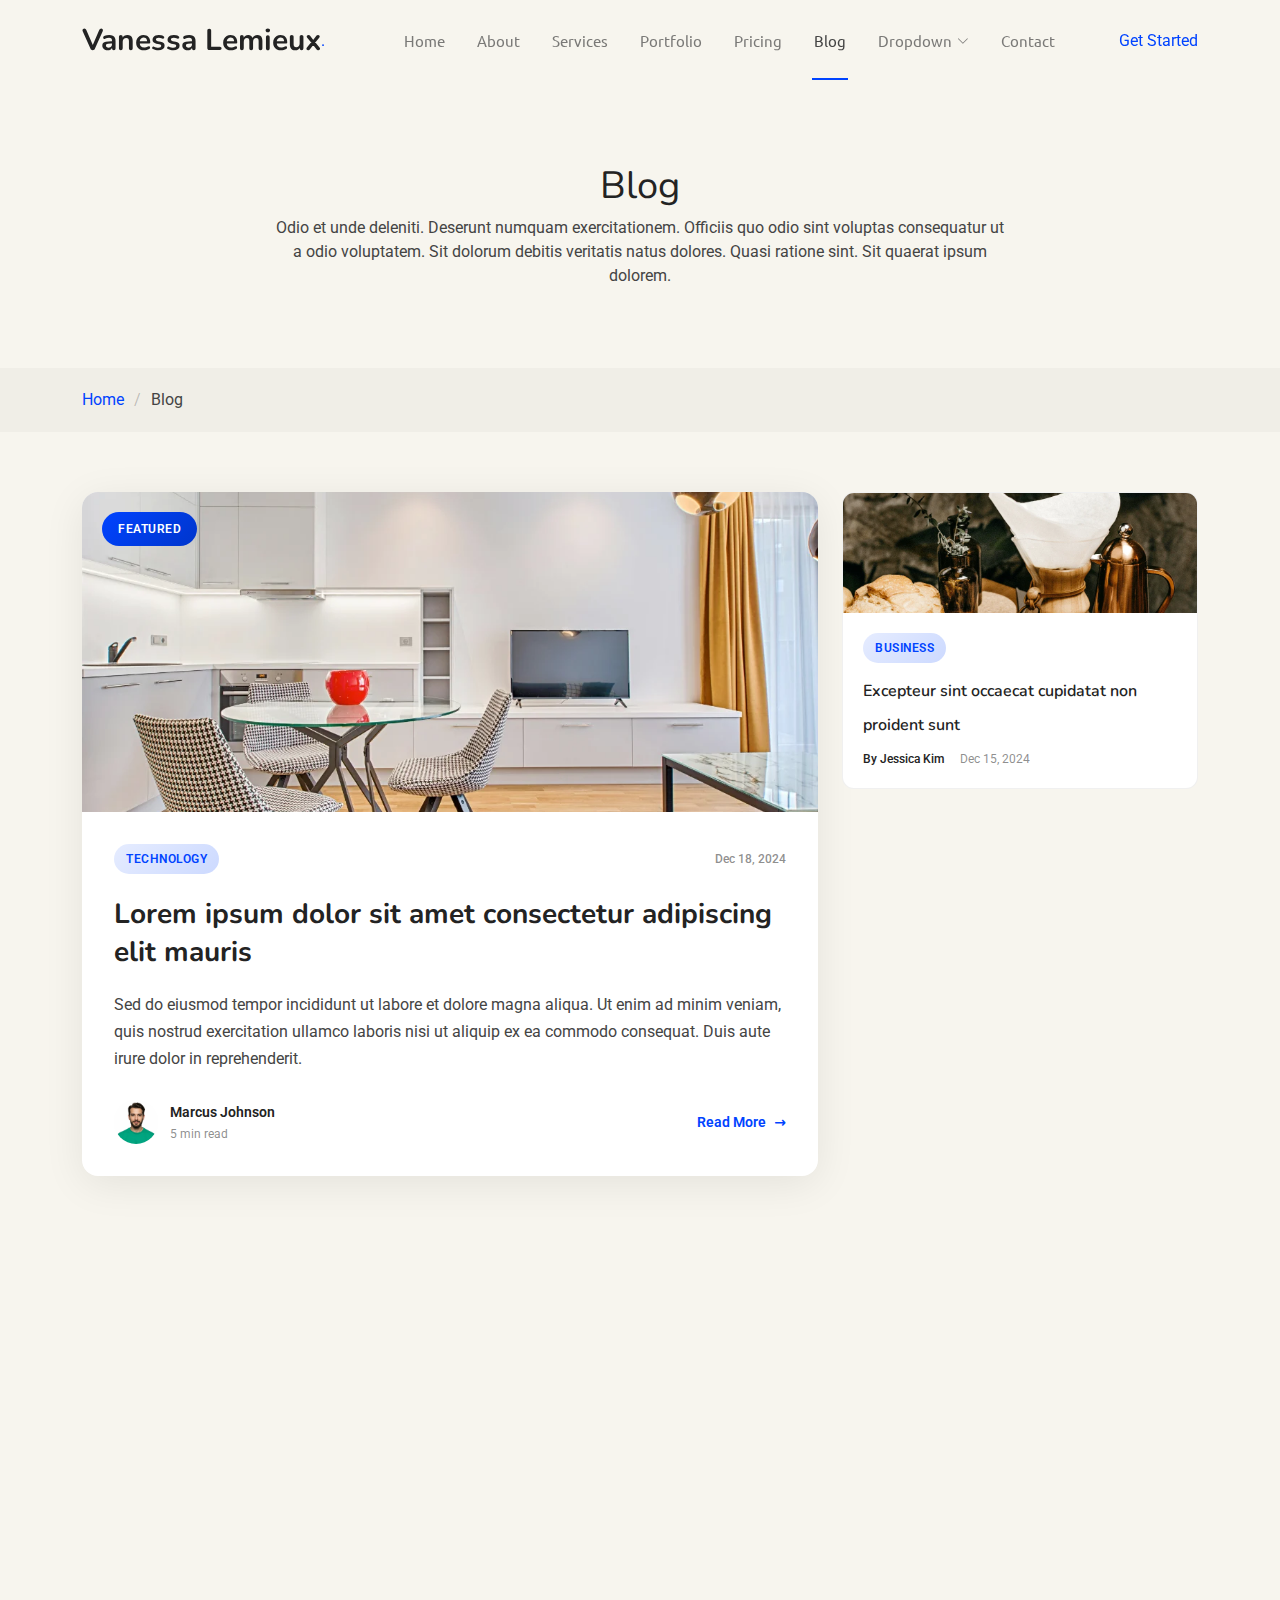
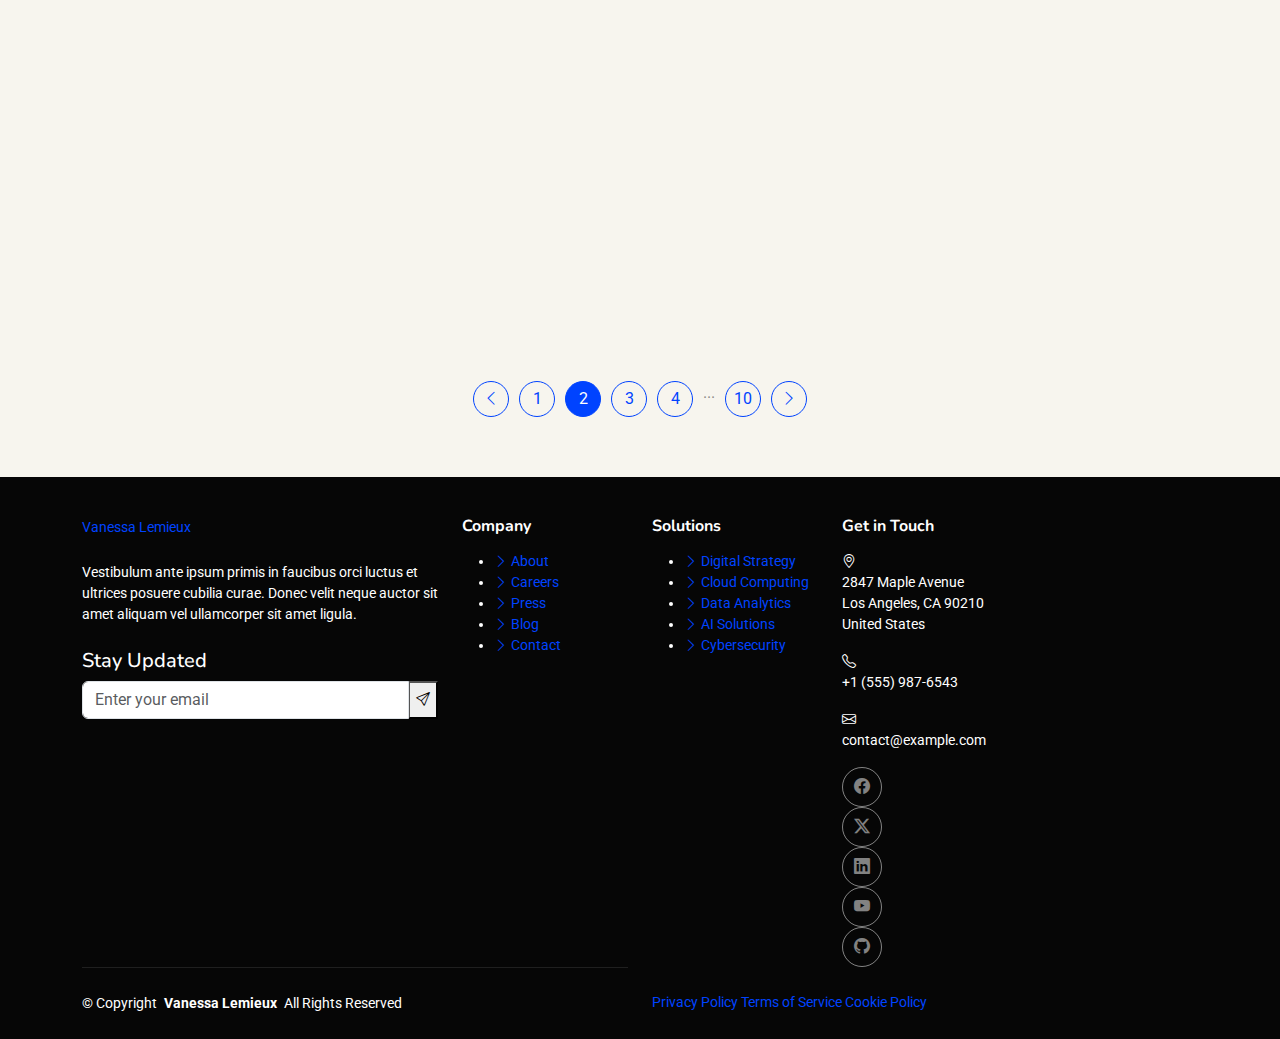
<file: blog.html>
<!DOCTYPE html>
<html lang="en">

<head>
  <meta charset="utf-8">
  <meta content="width=device-width, initial-scale=1.0" name="viewport">
  <title>Blog - Vanessa</title>
  <meta name="description" content="">
  <meta name="keywords" content="">

  <!-- Favicons -->
  <link href="assets/img/favicon.png" rel="icon">
  <link href="assets/img/apple-touch-icon.png" rel="apple-touch-icon">

  <!-- Fonts -->
  <link href="https://fonts.googleapis.com" rel="preconnect">
  <link href="https://fonts.gstatic.com" rel="preconnect" crossorigin>
  <link href="https://fonts.googleapis.com/css2?family=Roboto:ital,wght@0,100;0,300;0,400;0,500;0,700;0,900;1,100;1,300;1,400;1,500;1,700;1,900&family=Ubuntu:ital,wght@0,300;0,400;0,500;0,700;1,300;1,400;1,500;1,700&family=Nunito:ital,wght@0,200;0,300;0,400;0,500;0,600;0,700;0,800;0,900;1,200;1,300;1,400;1,500;1,600;1,700;1,800;1,900&display=swap" rel="stylesheet">

  <!-- Vendor CSS Files -->
  <link href="assets/vendor/bootstrap/css/bootstrap.min.css" rel="stylesheet">
  <link href="assets/vendor/bootstrap-icons/bootstrap-icons.css" rel="stylesheet">
  <link href="assets/vendor/aos/aos.css" rel="stylesheet">
  <link href="assets/vendor/swiper/swiper-bundle.min.css" rel="stylesheet">

  <!-- Main CSS File -->
  <link href="assets/css/main.css" rel="stylesheet">

</head>

<body class="blog-page">

  <header id="header" class="header d-flex align-items-center sticky-top">
    <div class="container position-relative d-flex align-items-center justify-content-between">

      <a href="index.html" class="logo d-flex align-items-center me-auto me-xl-0">
        <!-- Uncomment the line below if you also wish to use an image logo -->
        <!-- <img src="assets/img/logo.webp" alt=""> -->
        <h1 class="sitename">Vanessa Lemieux</h1><span>.</span>
      </a>

      <nav id="navmenu" class="navmenu">
        <ul>
          <li><a href="#hero">Home</a></li>
          <li><a href="#about">About</a></li>
          <li><a href="#services">Services</a></li>
          <li><a href="#portfolio">Portfolio</a></li>
          <li><a href="#pricing">Pricing</a></li>
          <li><a href="blog.html" class="active">Blog</a></li>
          <li class="dropdown"><a href="#"><span>Dropdown</span> <i class="bi bi-chevron-down toggle-dropdown"></i></a>
            <ul>
              <li><a href="#">Dropdown 1</a></li>
              <li class="dropdown"><a href="#"><span>Deep Dropdown</span> <i class="bi bi-chevron-down toggle-dropdown"></i></a>
                <ul>
                  <li><a href="#">Deep Dropdown 1</a></li>
                  <li><a href="#">Deep Dropdown 2</a></li>
                  <li><a href="#">Deep Dropdown 3</a></li>
                  <li><a href="#">Deep Dropdown 4</a></li>
                  <li><a href="#">Deep Dropdown 5</a></li>
                </ul>
              </li>
              <li><a href="#">Dropdown 2</a></li>
              <li><a href="#">Dropdown 3</a></li>
              <li><a href="#">Dropdown 4</a></li>
            </ul>
          </li>
          <li><a href="#contact">Contact</a></li>
        </ul>
        <i class="mobile-nav-toggle d-xl-none bi bi-list"></i>
      </nav>

      <a class="cta-btn" href="#about">Get Started</a>

    </div>
  </header>

  <main class="main">

    <!-- Page Title -->
    <div class="page-title">
      <div class="heading">
        <div class="container">
          <div class="row d-flex justify-content-center text-center">
            <div class="col-lg-8">
              <h1 class="heading-title">Blog</h1>
              <p class="mb-0">
                Odio et unde deleniti. Deserunt numquam exercitationem. Officiis quo
                odio sint voluptas consequatur ut a odio voluptatem. Sit dolorum
                debitis veritatis natus dolores. Quasi ratione sint. Sit quaerat
                ipsum dolorem.
              </p>
            </div>
          </div>
        </div>
      </div>
      <nav class="breadcrumbs">
        <div class="container">
          <ol>
            <li><a href="index.html">Home</a></li>
            <li class="current">Blog</li>
          </ol>
        </div>
      </nav>
    </div><!-- End Page Title -->

    <!-- Blog Posts Section -->
    <section id="blog-posts" class="blog-posts section">

      <div class="container" data-aos="fade-up" data-aos-delay="100">

        <div class="row">

          <div class="col-lg-8" data-aos="fade-up" data-aos-delay="100">
            <article class="featured-post">
              <div class="featured-img">
                <img src="assets/img/blog/blog-post-7.webp" alt="" class="img-fluid" loading="lazy">
                <div class="featured-badge">Featured</div>
              </div>

              <div class="featured-content">
                <div class="post-header">
                  <a href="#" class="category">Technology</a>
                  <span class="post-date">Dec 18, 2024</span>
                </div>

                <h2 class="post-title">
                  <a href="#">Lorem ipsum dolor sit amet consectetur adipiscing elit mauris</a>
                </h2>

                <p class="post-excerpt">
                  Sed do eiusmod tempor incididunt ut labore et dolore magna aliqua. Ut enim ad minim veniam, quis nostrud exercitation ullamco laboris nisi ut aliquip ex ea commodo consequat. Duis aute irure dolor in reprehenderit.
                </p>

                <div class="post-footer">
                  <div class="author-info">
                    <img src="assets/img/person/person-m-8.webp" alt="" class="author-avatar">
                    <div class="author-details">
                      <span class="author-name">Marcus Johnson</span>
                      <span class="read-time">5 min read</span>
                    </div>
                  </div>
                  <a href="#" class="read-more">Read More</a>
                </div>
              </div>
            </article>

            <article class="featured-post" data-aos="fade-up" data-aos-delay="400">
              <div class="featured-img">
                <img src="assets/img/blog/blog-post-3.webp" alt="" class="img-fluid" loading="lazy">
                <div class="featured-badge">Featured</div>
              </div>

              <div class="featured-content">
                <div class="post-header">
                  <a href="#" class="category">Innovation</a>
                  <span class="post-date">Dec 16, 2024</span>
                </div>

                <h2 class="post-title">
                  <a href="#">Quis autem vel eum iure reprehenderit qui in ea voluptate velit esse</a>
                </h2>

                <p class="post-excerpt">
                  At vero eos et accusamus et iusto odio dignissimos ducimus qui blanditiis praesentium voluptatum deleniti atque corrupti quos dolores et quas molestias excepturi sint occaecati cupiditate non provident.
                </p>

                <div class="post-footer">
                  <div class="author-info">
                    <img src="assets/img/person/person-f-7.webp" alt="" class="author-avatar">
                    <div class="author-details">
                      <span class="author-name">Emma Rodriguez</span>
                      <span class="read-time">7 min read</span>
                    </div>
                  </div>
                  <a href="#" class="read-more">Read More</a>
                </div>
              </div>
            </article>
          </div><!-- End featured post -->

          <div class="col-lg-4">

            <article class="recent-post" data-aos="fade-up" data-aos-delay="200">
              <div class="recent-img">
                <img src="assets/img/blog/blog-post-5.webp" alt="" class="img-fluid" loading="lazy">
              </div>
              <div class="recent-content">
                <a href="#" class="category">Business</a>
                <h3 class="recent-title">
                  <a href="#">Excepteur sint occaecat cupidatat non proident sunt</a>
                </h3>
                <div class="recent-meta">
                  <span class="author">By Jessica Kim</span>
                  <span class="date">Dec 15, 2024</span>
                </div>
              </div>
            </article><!-- End recent post -->

            <article class="recent-post" data-aos="fade-up" data-aos-delay="250">
              <div class="recent-img">
                <img src="assets/img/blog/blog-post-9.webp" alt="" class="img-fluid" loading="lazy">
              </div>
              <div class="recent-content">
                <a href="#" class="category">Marketing</a>
                <h3 class="recent-title">
                  <a href="#">Voluptate velit esse cillum dolore eu fugiat nulla</a>
                </h3>
                <div class="recent-meta">
                  <span class="author">By David Park</span>
                  <span class="date">Dec 12, 2024</span>
                </div>
              </div>
            </article><!-- End recent post -->

            <article class="recent-post" data-aos="fade-up" data-aos-delay="300">
              <div class="recent-img">
                <img src="assets/img/blog/blog-post-6.webp" alt="" class="img-fluid" loading="lazy">
              </div>
              <div class="recent-content">
                <a href="#" class="category">Design</a>
                <h3 class="recent-title">
                  <a href="#">Pariatur consectetur adipiscing elit sed do eiusmod</a>
                </h3>
                <div class="recent-meta">
                  <span class="author">By Sarah Miller</span>
                  <span class="date">Dec 10, 2024</span>
                </div>
              </div>
            </article><!-- End recent post -->

            <article class="recent-post" data-aos="fade-up" data-aos-delay="350">
              <div class="recent-img">
                <img src="assets/img/blog/blog-post-8.webp" alt="" class="img-fluid" loading="lazy">
              </div>
              <div class="recent-content">
                <a href="#" class="category">Tech</a>
                <h3 class="recent-title">
                  <a href="#">Magna aliquam erat volutpat consectetur adipiscing</a>
                </h3>
                <div class="recent-meta">
                  <span class="author">By Alex Chen</span>
                  <span class="date">Dec 8, 2024</span>
                </div>
              </div>
            </article><!-- End recent post -->

          </div>

        </div>

      </div>

    </section><!-- /Blog Posts Section -->

    <!-- Blog Pagination Section -->
    <section id="blog-pagination" class="blog-pagination section">

      <div class="container">
        <div class="d-flex justify-content-center">
          <ul>
            <li><a href="#"><i class="bi bi-chevron-left"></i></a></li>
            <li><a href="#">1</a></li>
            <li><a href="#" class="active">2</a></li>
            <li><a href="#">3</a></li>
            <li><a href="#">4</a></li>
            <li>...</li>
            <li><a href="#">10</a></li>
            <li><a href="#"><i class="bi bi-chevron-right"></i></a></li>
          </ul>
        </div>
      </div>

    </section><!-- /Blog Pagination Section -->

  </main>

  <footer id="footer" class="footer dark-background">

    <div class="container">
      <div class="row gy-5">

        <div class="col-lg-4">
          <div class="footer-content">
            <a href="index.html" class="logo d-flex align-items-center mb-4">
              <span class="sitename">Vanessa Lemieux</span>
            </a>
            <p class="mb-4">Vestibulum ante ipsum primis in faucibus orci luctus et ultrices posuere cubilia curae. Donec velit neque auctor sit amet aliquam vel ullamcorper sit amet ligula.</p>

            <div class="newsletter-form">
              <h5>Stay Updated</h5>
              <form action="forms/newsletter.php" method="post" class="php-email-form">
                <div class="input-group">
                  <input type="email" name="email" class="form-control" placeholder="Enter your email" required="">
                  <button type="submit" class="btn-subscribe">
                    <i class="bi bi-send"></i>
                  </button>
                </div>
                <div class="loading">Loading</div>
                <div class="error-message"></div>
                <div class="sent-message">Thank you for subscribing!</div>
              </form>
            </div>
          </div>
        </div>

        <div class="col-lg-2 col-6">
          <div class="footer-links">
            <h4>Company</h4>
            <ul>
              <li><a href="#"><i class="bi bi-chevron-right"></i> About</a></li>
              <li><a href="#"><i class="bi bi-chevron-right"></i> Careers</a></li>
              <li><a href="#"><i class="bi bi-chevron-right"></i> Press</a></li>
              <li><a href="#"><i class="bi bi-chevron-right"></i> Blog</a></li>
              <li><a href="#"><i class="bi bi-chevron-right"></i> Contact</a></li>
            </ul>
          </div>
        </div>

        <div class="col-lg-2 col-6">
          <div class="footer-links">
            <h4>Solutions</h4>
            <ul>
              <li><a href="#"><i class="bi bi-chevron-right"></i> Digital Strategy</a></li>
              <li><a href="#"><i class="bi bi-chevron-right"></i> Cloud Computing</a></li>
              <li><a href="#"><i class="bi bi-chevron-right"></i> Data Analytics</a></li>
              <li><a href="#"><i class="bi bi-chevron-right"></i> AI Solutions</a></li>
              <li><a href="#"><i class="bi bi-chevron-right"></i> Cybersecurity</a></li>
            </ul>
          </div>
        </div>

        <div class="col-lg-4">
          <div class="footer-contact">
            <h4>Get in Touch</h4>
            <div class="contact-item">
              <div class="contact-icon">
                <i class="bi bi-geo-alt"></i>
              </div>
              <div class="contact-info">
                <p>2847 Maple Avenue<br>Los Angeles, CA 90210<br>United States</p>
              </div>
            </div>

            <div class="contact-item">
              <div class="contact-icon">
                <i class="bi bi-telephone"></i>
              </div>
              <div class="contact-info">
                <p>+1 (555) 987-6543</p>
              </div>
            </div>

            <div class="contact-item">
              <div class="contact-icon">
                <i class="bi bi-envelope"></i>
              </div>
              <div class="contact-info">
                <p>contact@example.com</p>
              </div>
            </div>

            <div class="social-links">
              <a href="#"><i class="bi bi-facebook"></i></a>
              <a href="#"><i class="bi bi-twitter-x"></i></a>
              <a href="#"><i class="bi bi-linkedin"></i></a>
              <a href="#"><i class="bi bi-youtube"></i></a>
              <a href="#"><i class="bi bi-github"></i></a>
            </div>
          </div>
        </div>

      </div>
    </div>

    <div class="footer-bottom">
      <div class="container">
        <div class="row align-items-center">
          <div class="col-lg-6">
            <div class="copyright">
              <p>© <span>Copyright</span> <strong class="px-1 sitename">Vanessa Lemieux</strong> <span>All Rights Reserved</span></p>
            </div>
          </div>
          <div class="col-lg-6">
            <div class="footer-bottom-links">
              <a href="#">Privacy Policy</a>
              <a href="#">Terms of Service</a>
              <a href="#">Cookie Policy</a>
            </div>

          </div>
        </div>
      </div>
    </div>

  </footer>

  <!-- Scroll Top -->
  <a href="#" id="scroll-top" class="scroll-top d-flex align-items-center justify-content-center"><i class="bi bi-arrow-up-short"></i></a>

  <!-- Preloader -->
  <div id="preloader"></div>

  <!-- Vendor JS Files -->
  <script src="assets/vendor/bootstrap/js/bootstrap.bundle.min.js"></script>
  <script src="assets/vendor/php-email-form/validate.js"></script>
  <script src="assets/vendor/aos/aos.js"></script>
  <script src="assets/vendor/swiper/swiper-bundle.min.js"></script>
  <script src="assets/vendor/purecounter/purecounter_vanilla.js"></script>

  <!-- Main JS File -->
  <script src="assets/js/main.js"></script>

</body>

</html>
</file>
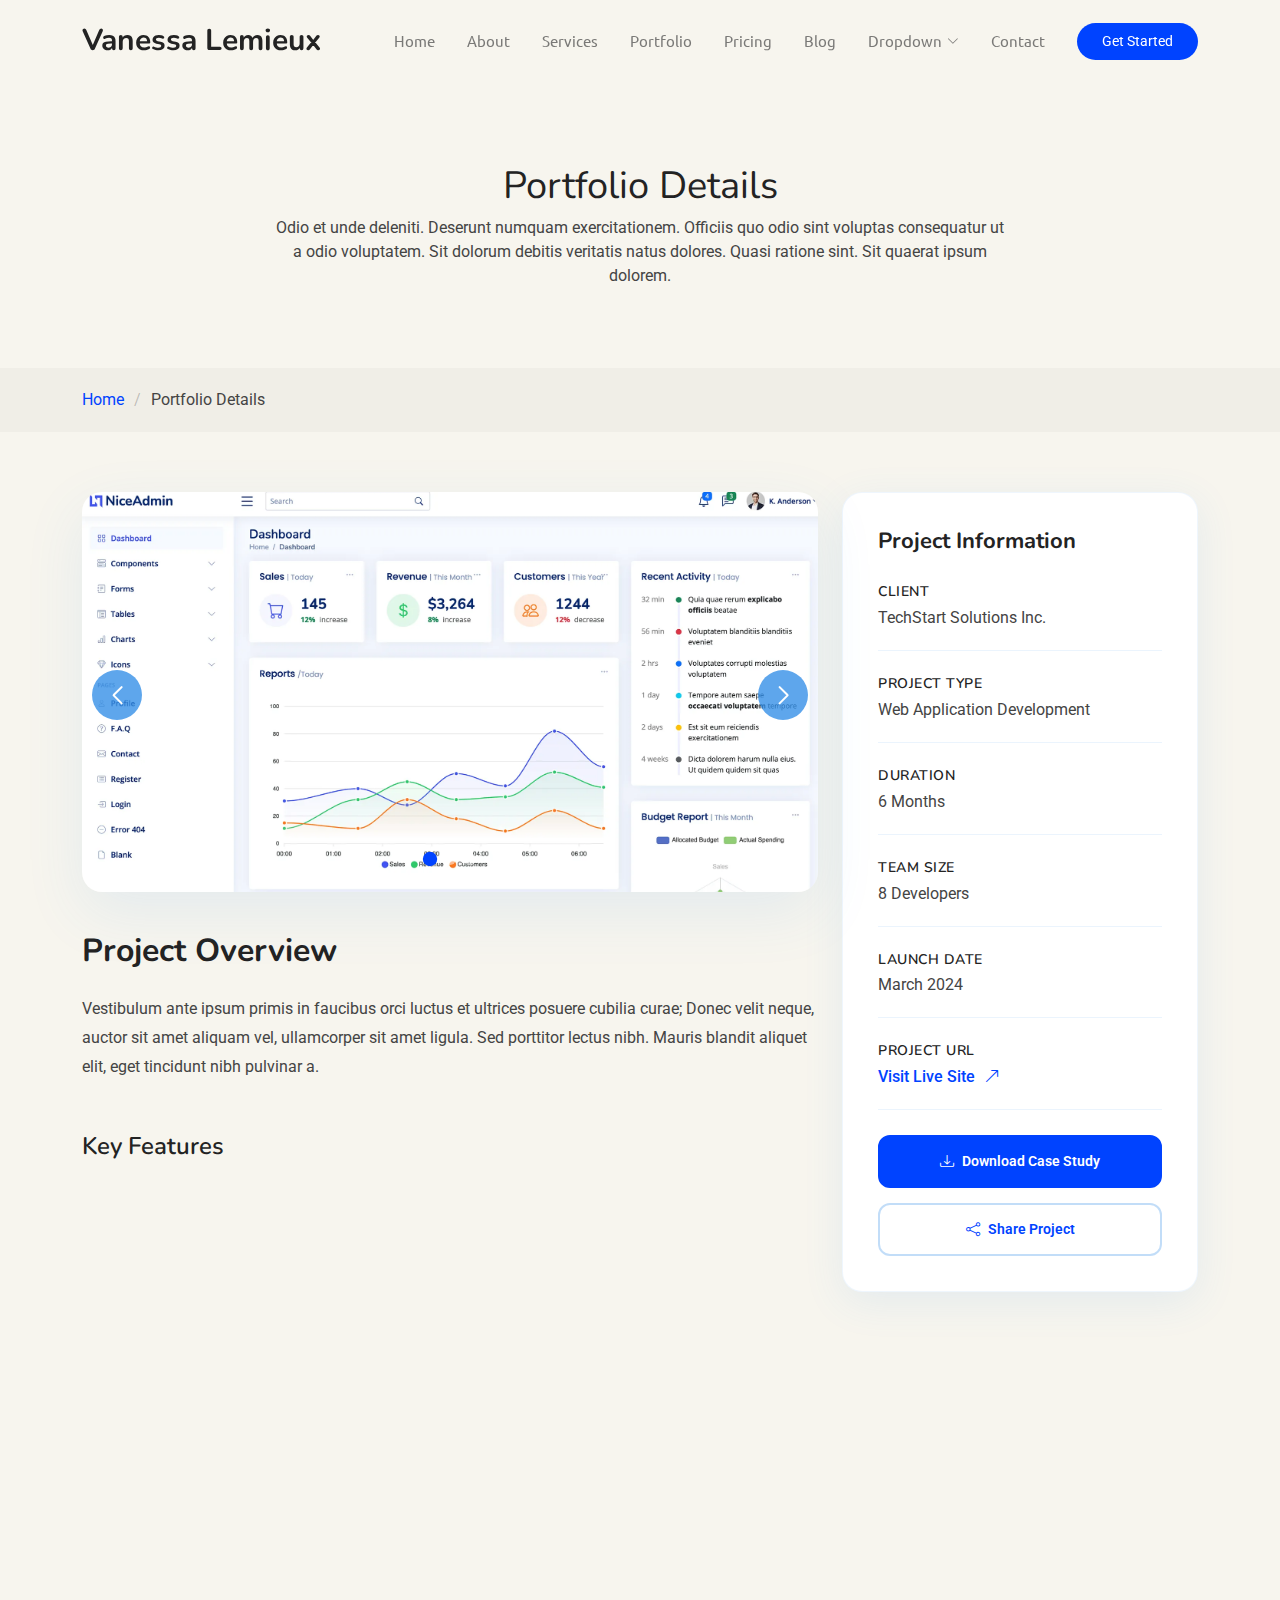
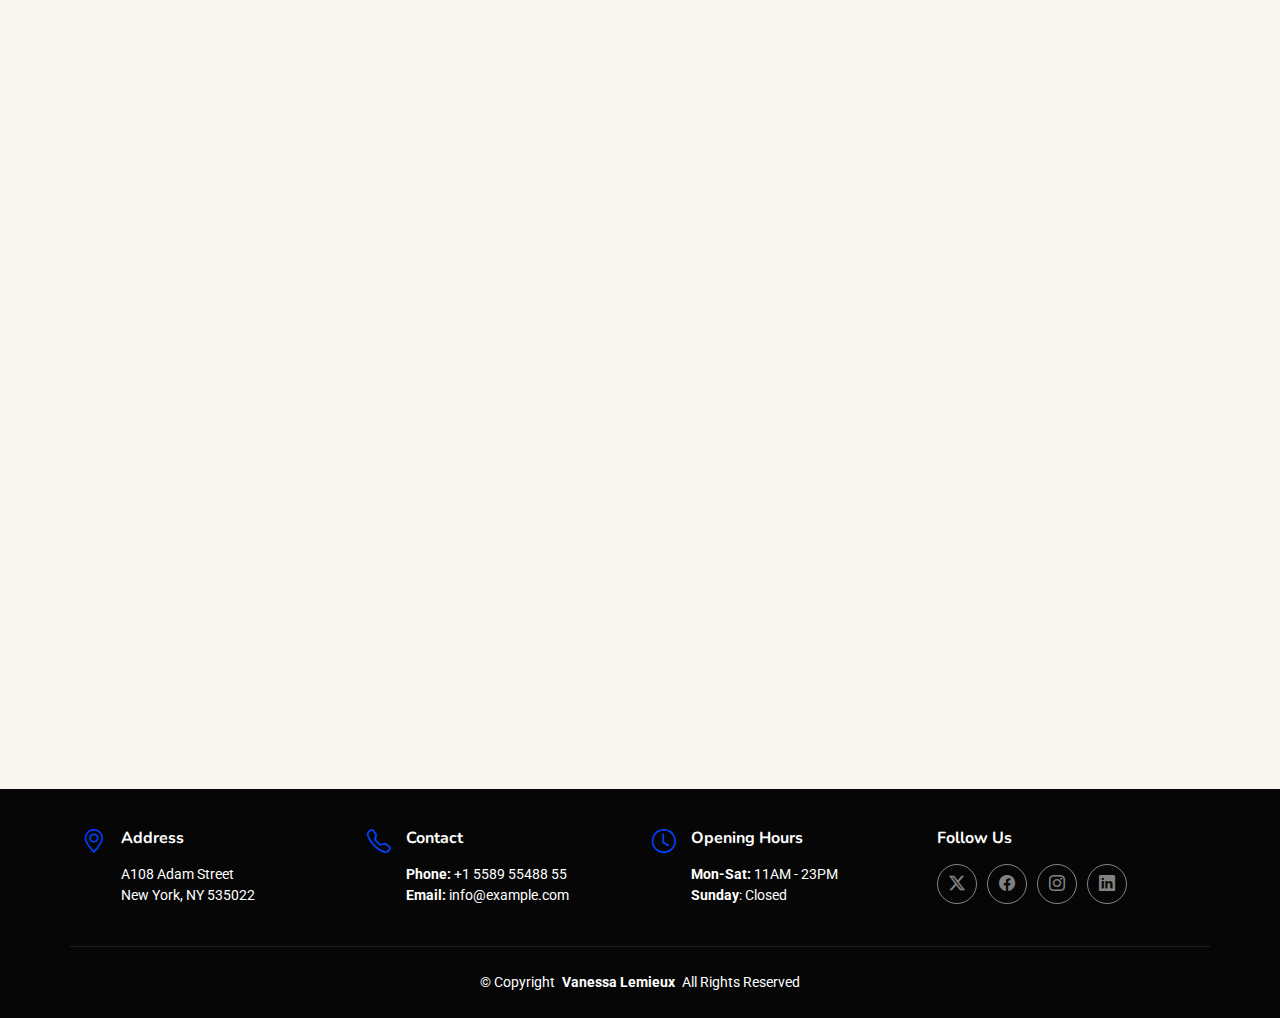
<file: portfolio-details.html>
<!DOCTYPE html>
<html lang="en">

<head>
  <meta charset="utf-8">
  <meta content="width=device-width, initial-scale=1.0" name="viewport">
  <title>Portfolio Details - Vanessa</title>
  <meta name="description" content="">
  <meta name="keywords" content="">

  <!-- Favicons -->
  <link href="assets/img/favicon.png" rel="icon">
  <link href="assets/img/apple-touch-icon.png" rel="apple-touch-icon">

  <!-- Fonts -->
  <link href="https://fonts.googleapis.com" rel="preconnect">
  <link href="https://fonts.gstatic.com" rel="preconnect" crossorigin>
  <link href="https://fonts.googleapis.com/css2?family=Roboto:ital,wght@0,100;0,300;0,400;0,500;0,700;0,900;1,100;1,300;1,400;1,500;1,700;1,900&family=Ubuntu:ital,wght@0,300;0,400;0,500;0,700;1,300;1,400;1,500;1,700&family=Nunito:ital,wght@0,200;0,300;0,400;0,500;0,600;0,700;0,800;0,900;1,200;1,300;1,400;1,500;1,600;1,700;1,800;1,900&display=swap" rel="stylesheet">

  <!-- Vendor CSS Files -->
  <link href="assets/vendor/bootstrap/css/bootstrap.min.css" rel="stylesheet">
  <link href="assets/vendor/bootstrap-icons/bootstrap-icons.css" rel="stylesheet">
  <link href="assets/vendor/aos/aos.css" rel="stylesheet">
  <link href="assets/vendor/swiper/swiper-bundle.min.css" rel="stylesheet">

  <!-- Main CSS File -->
  <link href="assets/css/main.css" rel="stylesheet">

</head>

<body class="portfolio-details-page">

  <header id="header" class="header d-flex align-items-center sticky-top">
    <div class="container-fluid container-xl position-relative d-flex align-items-center">

      <a href="index.html" class="logo d-flex align-items-center me-auto">
        <!-- Uncomment the line below if you also wish to use an image logo -->
        <!-- <img src="assets/img/logo.webp" alt=""> -->
        <h1 class="sitename">Vanessa Lemieux</h1>
      </a>

      <nav id="navmenu" class="navmenu">
        <ul>
          <li><a href="#hero">Home</a></li>
          <li><a href="#about">About</a></li>
          <li><a href="#services">Services</a></li>
          <li><a href="#portfolio">Portfolio</a></li>
          <li><a href="#pricing">Pricing</a></li>
          <li><a href="blog.html">Blog</a></li>
          <li class="dropdown"><a href="#"><span>Dropdown</span> <i class="bi bi-chevron-down toggle-dropdown"></i></a>
            <ul>
              <li><a href="#">Dropdown 1</a></li>
              <li class="dropdown"><a href="#"><span>Deep Dropdown</span> <i class="bi bi-chevron-down toggle-dropdown"></i></a>
                <ul>
                  <li><a href="#">Deep Dropdown 1</a></li>
                  <li><a href="#">Deep Dropdown 2</a></li>
                  <li><a href="#">Deep Dropdown 3</a></li>
                  <li><a href="#">Deep Dropdown 4</a></li>
                  <li><a href="#">Deep Dropdown 5</a></li>
                </ul>
              </li>
              <li><a href="#">Dropdown 2</a></li>
              <li><a href="#">Dropdown 3</a></li>
              <li><a href="#">Dropdown 4</a></li>
            </ul>
          </li>
          <li><a href="#contact">Contact</a></li>
        </ul>
        <i class="mobile-nav-toggle d-xl-none bi bi-list"></i>
      </nav>

      <a class="btn-getstarted" href="index.html#about">Get Started</a>

    </div>
  </header>

  <main class="main">

    <!-- Page Title -->
    <div class="page-title">
      <div class="heading">
        <div class="container">
          <div class="row d-flex justify-content-center text-center">
            <div class="col-lg-8">
              <h1 class="heading-title">Portfolio Details</h1>
              <p class="mb-0">
                Odio et unde deleniti. Deserunt numquam exercitationem. Officiis quo
                odio sint voluptas consequatur ut a odio voluptatem. Sit dolorum
                debitis veritatis natus dolores. Quasi ratione sint. Sit quaerat
                ipsum dolorem.
              </p>
            </div>
          </div>
        </div>
      </div>
      <nav class="breadcrumbs">
        <div class="container">
          <ol>
            <li><a href="index.html">Home</a></li>
            <li class="current">Portfolio Details</li>
          </ol>
        </div>
      </nav>
    </div><!-- End Page Title -->

    <!-- Portfolio Details Section -->
    <section id="portfolio-details" class="portfolio-details section">

      <div class="container" data-aos="fade-up" data-aos-delay="100">

        <div class="row gy-4">

          <div class="col-lg-8">
            <div class="portfolio-slider-container">
              <div class="portfolio-details-slider swiper init-swiper">
                <script type="application/json" class="swiper-config">
                  {
                    "loop": true,
                    "speed": 600,
                    "autoplay": {
                      "delay": 5000
                    },
                    "slidesPerView": 1,
                    "pagination": {
                      "el": ".swiper-pagination",
                      "type": "bullets",
                      "clickable": true
                    },
                    "navigation": {
                      "nextEl": ".swiper-button-next",
                      "prevEl": ".swiper-button-prev"
                    }
                  }
                </script>
                <div class="swiper-wrapper">
                  <div class="swiper-slide">
                    <img src="assets/img/screens/app-1.webp" alt="Project Screenshot" class="img-fluid rounded-4">
                  </div>
                  <div class="swiper-slide">
                    <img src="assets/img/product/product-showcase-3.webp" alt="Project Screenshot" class="img-fluid rounded-4">
                  </div>
                  <div class="swiper-slide">
                    <img src="assets/img/screens/phone-1.webp" alt="Project Screenshot" class="img-fluid rounded-4">
                  </div>
                </div>
                <div class="swiper-pagination"></div>
                <div class="swiper-button-prev"></div>
                <div class="swiper-button-next"></div>
              </div>
            </div>

            <div class="project-description">
              <h2>Project Overview</h2>
              <p>Vestibulum ante ipsum primis in faucibus orci luctus et ultrices posuere cubilia curae; Donec velit neque, auctor sit amet aliquam vel, ullamcorper sit amet ligula. Sed porttitor lectus nibh. Mauris blandit aliquet elit, eget tincidunt nibh pulvinar a.</p>

              <div class="feature-highlights">
                <h3>Key Features</h3>
                <div class="row gy-3">
                  <div class="col-md-6">
                    <div class="feature-item" data-aos="fade-up" data-aos-delay="200">
                      <div class="feature-icon">
                        <i class="bi bi-shield-check"></i>
                      </div>
                      <div class="feature-content">
                        <h4>Secure Architecture</h4>
                        <p>Pellentesque habitant morbi tristique senectus et netus et malesuada fames ac turpis egestas.</p>
                      </div>
                    </div>
                  </div>
                  <div class="col-md-6">
                    <div class="feature-item" data-aos="fade-up" data-aos-delay="250">
                      <div class="feature-icon">
                        <i class="bi bi-speedometer2"></i>
                      </div>
                      <div class="feature-content">
                        <h4>High Performance</h4>
                        <p>Donec rutrum congue leo eget malesuada. Curabitur non nulla sit amet nisl tempus convallis.</p>
                      </div>
                    </div>
                  </div>
                  <div class="col-md-6">
                    <div class="feature-item" data-aos="fade-up" data-aos-delay="300">
                      <div class="feature-icon">
                        <i class="bi bi-phone"></i>
                      </div>
                      <div class="feature-content">
                        <h4>Mobile Responsive</h4>
                        <p>Vestibulum ac diam sit amet quam vehicula elementum sed sit amet dui proin eget tortor risus.</p>
                      </div>
                    </div>
                  </div>
                  <div class="col-md-6">
                    <div class="feature-item" data-aos="fade-up" data-aos-delay="350">
                      <div class="feature-icon">
                        <i class="bi bi-cloud-arrow-up"></i>
                      </div>
                      <div class="feature-content">
                        <h4>Cloud Integration</h4>
                        <p>Cras ultricies ligula sed magna dictum porta. Mauris blandit aliquet elit eget tincidunt nibh.</p>
                      </div>
                    </div>
                  </div>
                </div>
              </div>

              <div class="technologies-used" data-aos="fade-up" data-aos-delay="400">
                <h3>Technologies Used</h3>
                <div class="tech-stack">
                  <span class="tech-tag">React</span>
                  <span class="tech-tag">Node.js</span>
                  <span class="tech-tag">MongoDB</span>
                  <span class="tech-tag">AWS</span>
                  <span class="tech-tag">Docker</span>
                  <span class="tech-tag">TypeScript</span>
                </div>
              </div>

            </div>

          </div>

          <div class="col-lg-4">
            <div class="project-info-card" data-aos="fade-up" data-aos-delay="200">
              <h3>Project Information</h3>

              <div class="info-item">
                <h4>Client</h4>
                <p>TechStart Solutions Inc.</p>
              </div>

              <div class="info-item">
                <h4>Project Type</h4>
                <p>Web Application Development</p>
              </div>

              <div class="info-item">
                <h4>Duration</h4>
                <p>6 Months</p>
              </div>

              <div class="info-item">
                <h4>Team Size</h4>
                <p>8 Developers</p>
              </div>

              <div class="info-item">
                <h4>Launch Date</h4>
                <p>March 2024</p>
              </div>

              <div class="info-item">
                <h4>Project URL</h4>
                <p><a href="https://example.com" target="_blank">Visit Live Site <i class="bi bi-arrow-up-right"></i></a></p>
              </div>

              <div class="cta-buttons">
                <a href="#" class="btn btn-primary">
                  <i class="bi bi-download"></i>
                  Download Case Study
                </a>
                <a href="#" class="btn btn-outline">
                  <i class="bi bi-share"></i>
                  Share Project
                </a>
              </div>

            </div>

            <div class="project-stats-card" data-aos="fade-up" data-aos-delay="300">
              <h3>Project Impact</h3>

              <div class="stat-item">
                <div class="stat-number">
                  <span data-purecounter-start="0" data-purecounter-end="98" data-purecounter-duration="2" class="purecounter"></span>%
                </div>
                <div class="stat-label">Performance Improvement</div>
              </div>

              <div class="stat-item">
                <div class="stat-number">
                  <span data-purecounter-start="0" data-purecounter-end="150" data-purecounter-duration="2" class="purecounter"></span>K+
                </div>
                <div class="stat-label">Monthly Active Users</div>
              </div>

              <div class="stat-item">
                <div class="stat-number">
                  <span data-purecounter-start="0" data-purecounter-end="45" data-purecounter-duration="2" class="purecounter"></span>%
                </div>
                <div class="stat-label">Conversion Rate Increase</div>
              </div>

            </div>

            <div class="related-projects" data-aos="fade-up" data-aos-delay="400">
              <h3>Related Projects</h3>

              <div class="related-item">
                <img src="assets/img/portfolio/portfolio-2.webp" alt="Related Project" class="img-fluid rounded-3">
                <div class="related-content">
                  <h4>E-commerce Platform</h4>
                  <p>Full-stack development for online retail solution</p>
                  <a href="#" class="related-link">View Project <i class="bi bi-arrow-right"></i></a>
                </div>
              </div>

              <div class="related-item">
                <img src="assets/img/portfolio/portfolio-5.webp" alt="Related Project" class="img-fluid rounded-3">
                <div class="related-content">
                  <h4>Mobile Banking App</h4>
                  <p>Secure financial application with modern UX</p>
                  <a href="#" class="related-link">View Project <i class="bi bi-arrow-right"></i></a>
                </div>
              </div>

            </div>

          </div>

        </div>

      </div>

    </section><!-- /Portfolio Details Section -->

  </main>

  <footer id="footer" class="footer dark-background">

    <div class="container">
      <div class="row gy-3">
        <div class="col-lg-3 col-md-6 d-flex">
          <i class="bi bi-geo-alt icon"></i>
          <div class="address">
            <h4>Address</h4>
            <p>A108 Adam Street</p>
            <p>New York, NY 535022</p>
            <p></p>
          </div>

        </div>

        <div class="col-lg-3 col-md-6 d-flex">
          <i class="bi bi-telephone icon"></i>
          <div>
            <h4>Contact</h4>
            <p>
              <strong>Phone:</strong> <span>+1 5589 55488 55</span><br>
              <strong>Email:</strong> <span>info@example.com</span><br>
            </p>
          </div>
        </div>

        <div class="col-lg-3 col-md-6 d-flex">
          <i class="bi bi-clock icon"></i>
          <div>
            <h4>Opening Hours</h4>
            <p>
              <strong>Mon-Sat:</strong> <span>11AM - 23PM</span><br>
              <strong>Sunday</strong>: <span>Closed</span>
            </p>
          </div>
        </div>

        <div class="col-lg-3 col-md-6">
          <h4>Follow Us</h4>
          <div class="social-links d-flex">
            <a href="#" class="twitter"><i class="bi bi-twitter-x"></i></a>
            <a href="#" class="facebook"><i class="bi bi-facebook"></i></a>
            <a href="#" class="instagram"><i class="bi bi-instagram"></i></a>
            <a href="#" class="linkedin"><i class="bi bi-linkedin"></i></a>
          </div>
        </div>

      </div>
    </div>

    <div class="container copyright text-center mt-4">
      <p>© <span>Copyright</span> <strong class="px-1 sitename">Vanessa Lemieux</strong> <span>All Rights Reserved</span></p>

    </div>

  </footer>

  <!-- Scroll Top -->
  <a href="#" id="scroll-top" class="scroll-top d-flex align-items-center justify-content-center"><i class="bi bi-arrow-up-short"></i></a>

  <!-- Preloader -->
  <div id="preloader"></div>

  <!-- Vendor JS Files -->
  <script src="assets/vendor/bootstrap/js/bootstrap.bundle.min.js"></script>
  <script src="assets/vendor/php-email-form/validate.js"></script>
  <script src="assets/vendor/aos/aos.js"></script>
  <script src="assets/vendor/purecounter/purecounter_vanilla.js"></script>
  <script src="assets/vendor/swiper/swiper-bundle.min.js"></script>

  <!-- Main JS File -->
  <script src="assets/js/main.js"></script>

</body>

</html>
</file>
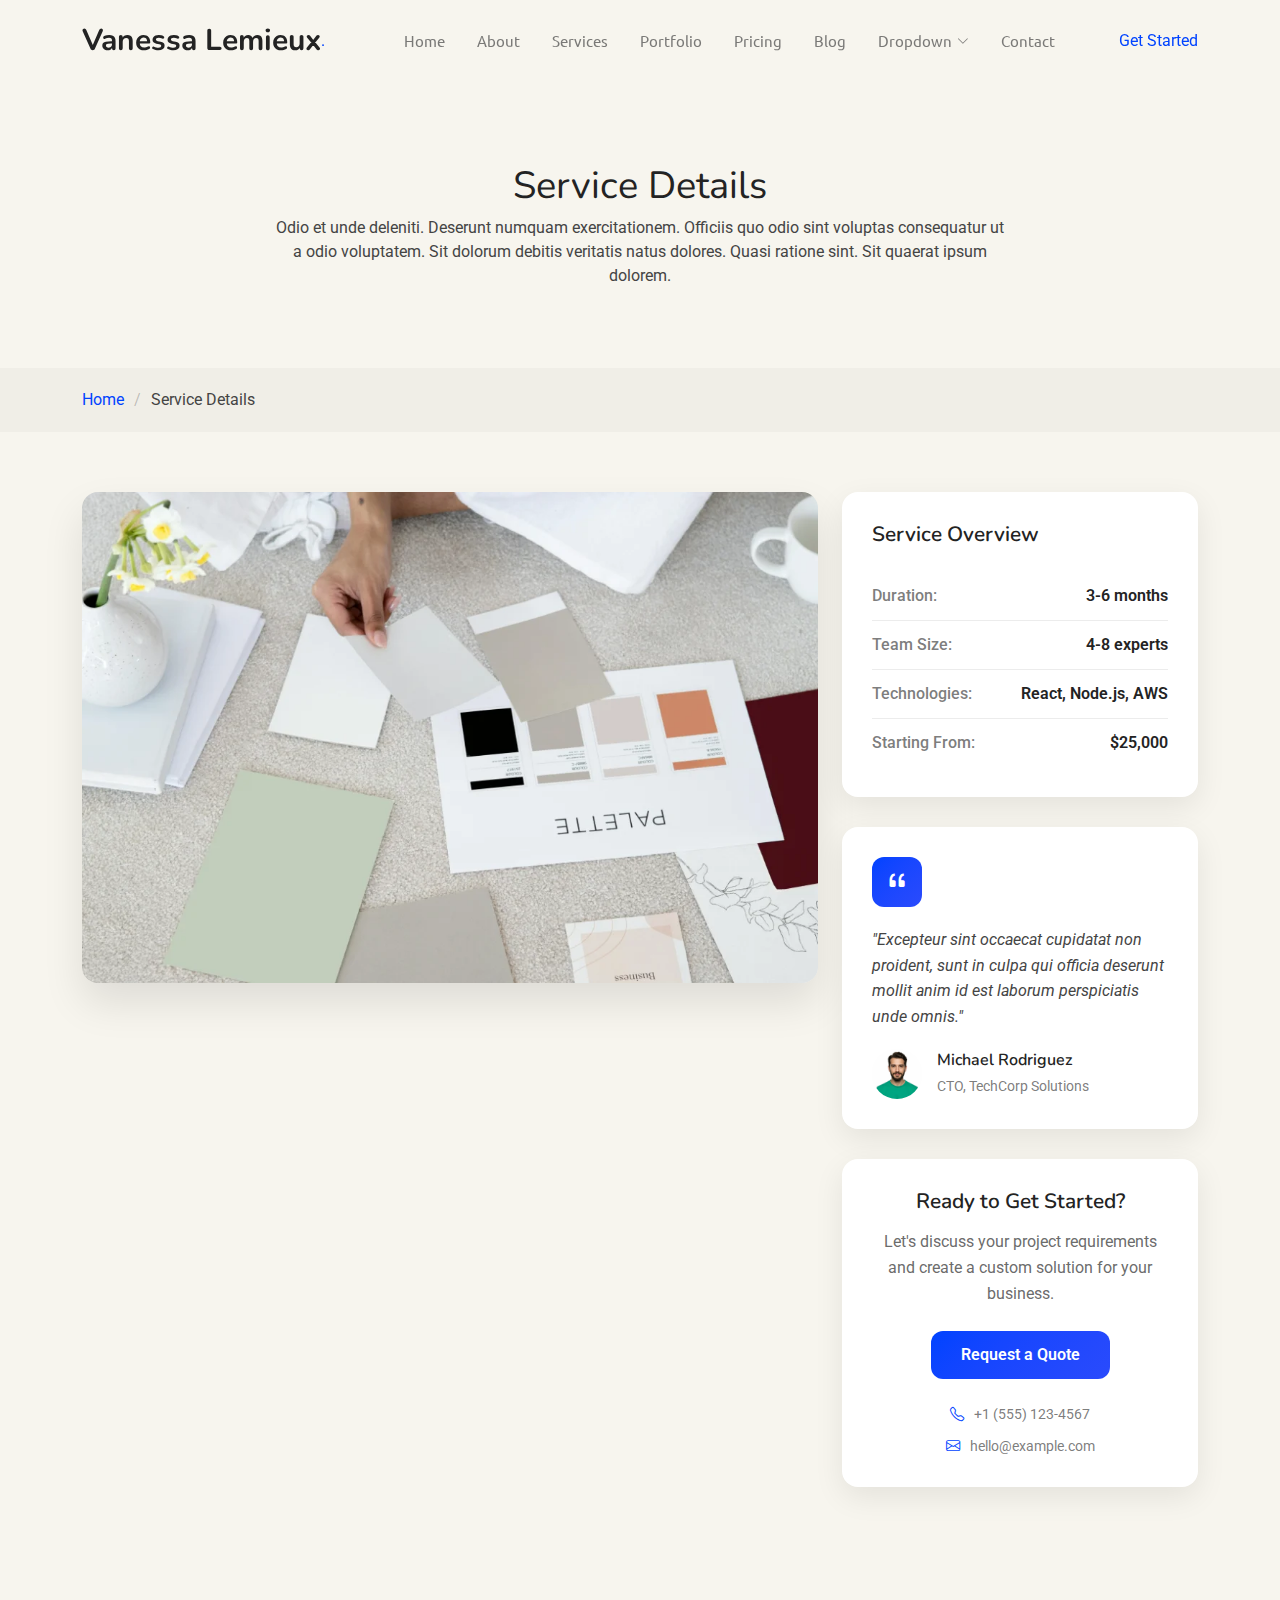
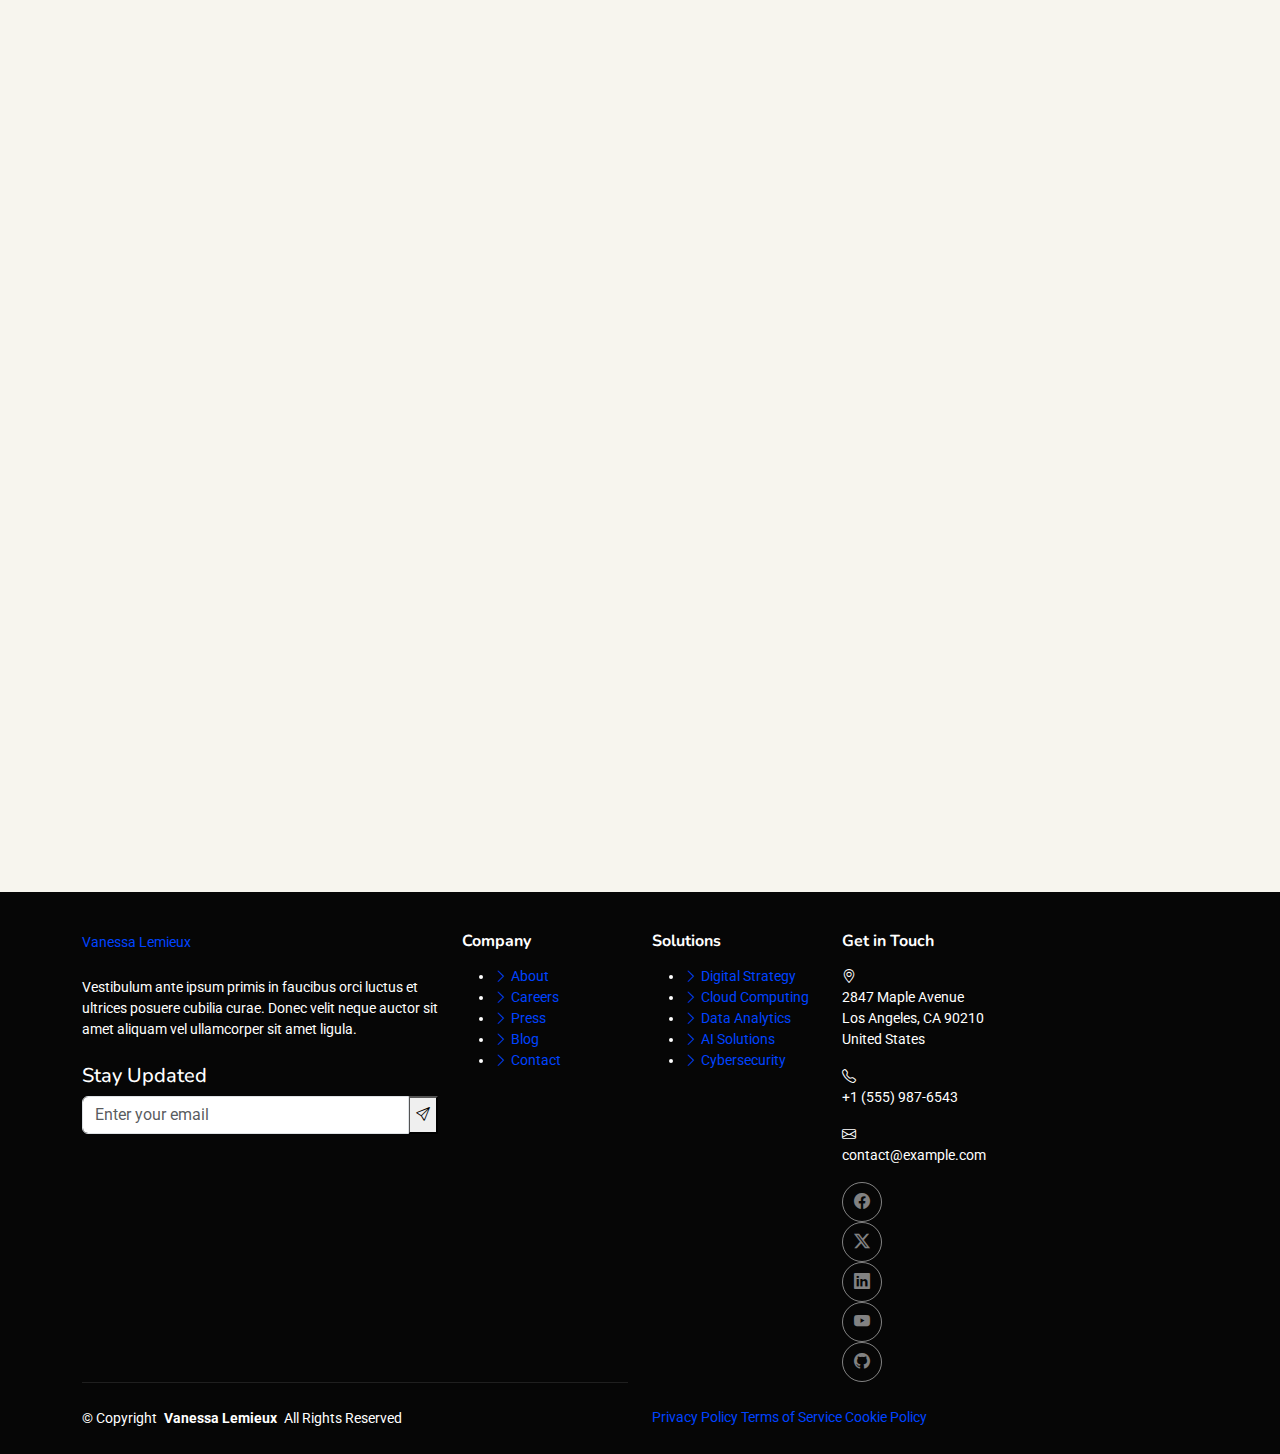
<file: service-details.html>
<!DOCTYPE html>
<html lang="en">

<head>
  <meta charset="utf-8">
  <meta content="width=device-width, initial-scale=1.0" name="viewport">
  <title>Service Details - Vanessa</title>
  <meta name="description" content="">
  <meta name="keywords" content="">

  <!-- Favicons -->
  <link href="assets/img/favicon.png" rel="icon">
  <link href="assets/img/apple-touch-icon.png" rel="apple-touch-icon">

  <!-- Fonts -->
  <link href="https://fonts.googleapis.com" rel="preconnect">
  <link href="https://fonts.gstatic.com" rel="preconnect" crossorigin>
  <link href="https://fonts.googleapis.com/css2?family=Roboto:ital,wght@0,100;0,300;0,400;0,500;0,700;0,900;1,100;1,300;1,400;1,500;1,700;1,900&family=Ubuntu:ital,wght@0,300;0,400;0,500;0,700;1,300;1,400;1,500;1,700&family=Nunito:ital,wght@0,200;0,300;0,400;0,500;0,600;0,700;0,800;0,900;1,200;1,300;1,400;1,500;1,600;1,700;1,800;1,900&display=swap" rel="stylesheet">

  <!-- Vendor CSS Files -->
  <link href="assets/vendor/bootstrap/css/bootstrap.min.css" rel="stylesheet">
  <link href="assets/vendor/bootstrap-icons/bootstrap-icons.css" rel="stylesheet">
  <link href="assets/vendor/aos/aos.css" rel="stylesheet">
  <link href="assets/vendor/swiper/swiper-bundle.min.css" rel="stylesheet">

  <!-- Main CSS File -->
  <link href="assets/css/main.css" rel="stylesheet">

</head>

<body class="service-details-page">

  <header id="header" class="header d-flex align-items-center sticky-top">
    <div class="container position-relative d-flex align-items-center justify-content-between">

      <a href="index.html" class="logo d-flex align-items-center me-auto me-xl-0">
        <!-- Uncomment the line below if you also wish to use an image logo -->
        <!-- <img src="assets/img/logo.webp" alt=""> -->
        <h1 class="sitename">Vanessa Lemieux</h1><span>.</span>
      </a>

      <nav id="navmenu" class="navmenu">
        <ul>
          <li><a href="#hero">Home</a></li>
          <li><a href="#about">About</a></li>
          <li><a href="#services">Services</a></li>
          <li><a href="#portfolio">Portfolio</a></li>
          <li><a href="#pricing">Pricing</a></li>
          <li><a href="blog.html">Blog</a></li>
          <li class="dropdown"><a href="#"><span>Dropdown</span> <i class="bi bi-chevron-down toggle-dropdown"></i></a>
            <ul>
              <li><a href="#">Dropdown 1</a></li>
              <li class="dropdown"><a href="#"><span>Deep Dropdown</span> <i class="bi bi-chevron-down toggle-dropdown"></i></a>
                <ul>
                  <li><a href="#">Deep Dropdown 1</a></li>
                  <li><a href="#">Deep Dropdown 2</a></li>
                  <li><a href="#">Deep Dropdown 3</a></li>
                  <li><a href="#">Deep Dropdown 4</a></li>
                  <li><a href="#">Deep Dropdown 5</a></li>
                </ul>
              </li>
              <li><a href="#">Dropdown 2</a></li>
              <li><a href="#">Dropdown 3</a></li>
              <li><a href="#">Dropdown 4</a></li>
            </ul>
          </li>
          <li><a href="#contact">Contact</a></li>
        </ul>
        <i class="mobile-nav-toggle d-xl-none bi bi-list"></i>
      </nav>

      <a class="cta-btn" href="#about">Get Started</a>

    </div>
  </header>

  <main class="main">

    <!-- Page Title -->
    <div class="page-title">
      <div class="heading">
        <div class="container">
          <div class="row d-flex justify-content-center text-center">
            <div class="col-lg-8">
              <h1 class="heading-title">Service Details</h1>
              <p class="mb-0">
                Odio et unde deleniti. Deserunt numquam exercitationem. Officiis quo
                odio sint voluptas consequatur ut a odio voluptatem. Sit dolorum
                debitis veritatis natus dolores. Quasi ratione sint. Sit quaerat
                ipsum dolorem.
              </p>
            </div>
          </div>
        </div>
      </div>
      <nav class="breadcrumbs">
        <div class="container">
          <ol>
            <li><a href="index.html">Home</a></li>
            <li class="current">Service Details</li>
          </ol>
        </div>
      </nav>
    </div><!-- End Page Title -->

    <!-- Service Details Section -->
    <section id="service-details" class="service-details section">

      <div class="container" data-aos="fade-up" data-aos-delay="100">

        <div class="row gy-5">

          <div class="col-lg-8">
            <div class="service-main-content">
              <div class="service-image" data-aos="fade-up" data-aos-delay="200">
                <img src="assets/img/services/services-5.webp" alt="Service Image" class="img-fluid rounded-4">
              </div>

              <div class="service-description" data-aos="fade-up" data-aos-delay="300">
                <h2>Enterprise Software Development</h2>
                <p class="lead">Transform your business operations with our comprehensive enterprise software solutions. We specialize in building scalable, secure, and user-friendly applications that streamline workflows and drive digital transformation across your organization.</p>

                <p>Lorem ipsum dolor sit amet, consectetur adipiscing elit, sed do eiusmod tempor incididunt ut labore et dolore magna aliqua. Ut enim ad minim veniam, quis nostrud exercitation ullamco laboris nisi ut aliquip ex ea commodo consequat. Duis aute irure dolor in reprehenderit in voluptate velit esse cillum dolore eu fugiat nulla pariatur.</p>

                <div class="features-included">
                  <h4>What's Included</h4>
                  <div class="row g-4">
                    <div class="col-md-6">
                      <div class="feature-item">
                        <div class="feature-icon">
                          <i class="bi bi-code-slash"></i>
                        </div>
                        <div class="feature-content">
                          <h5>Custom Development</h5>
                          <p>Tailored solutions built specifically for your business requirements and workflows.</p>
                        </div>
                      </div>
                    </div>
                    <div class="col-md-6">
                      <div class="feature-item">
                        <div class="feature-icon">
                          <i class="bi bi-shield-check"></i>
                        </div>
                        <div class="feature-content">
                          <h5>Security First</h5>
                          <p>Enterprise-grade security measures to protect your sensitive business data.</p>
                        </div>
                      </div>
                    </div>
                    <div class="col-md-6">
                      <div class="feature-item">
                        <div class="feature-icon">
                          <i class="bi bi-graph-up-arrow"></i>
                        </div>
                        <div class="feature-content">
                          <h5>Scalable Architecture</h5>
                          <p>Built to grow with your business and handle increasing user loads seamlessly.</p>
                        </div>
                      </div>
                    </div>
                    <div class="col-md-6">
                      <div class="feature-item">
                        <div class="feature-icon">
                          <i class="bi bi-people"></i>
                        </div>
                        <div class="feature-content">
                          <h5>24/7 Support</h5>
                          <p>Dedicated support team available around the clock for maintenance and updates.</p>
                        </div>
                      </div>
                    </div>
                  </div><!-- End Features -->
                </div>

                <div class="process-steps" data-aos="fade-up" data-aos-delay="400">
                  <h4>Our Development Process</h4>
                  <div class="steps-container">
                    <div class="step-item">
                      <div class="step-number">1</div>
                      <div class="step-content">
                        <h5>Discovery &amp; Planning</h5>
                        <p>We analyze your requirements and create a comprehensive project roadmap.</p>
                      </div>
                    </div>
                    <div class="step-item">
                      <div class="step-number">2</div>
                      <div class="step-content">
                        <h5>Design &amp; Prototyping</h5>
                        <p>Create user-friendly interfaces and interactive prototypes for validation.</p>
                      </div>
                    </div>
                    <div class="step-item">
                      <div class="step-number">3</div>
                      <div class="step-content">
                        <h5>Development &amp; Testing</h5>
                        <p>Build your application with rigorous testing at every development stage.</p>
                      </div>
                    </div>
                    <div class="step-item">
                      <div class="step-number">4</div>
                      <div class="step-content">
                        <h5>Deployment &amp; Support</h5>
                        <p>Launch your application and provide ongoing maintenance and support.</p>
                      </div>
                    </div>
                  </div><!-- End Steps -->
                </div>

              </div>
            </div>
          </div>

          <div class="col-lg-4">
            <div class="service-sidebar" data-aos="fade-up" data-aos-delay="300">

              <div class="service-info-card">
                <h4>Service Overview</h4>
                <div class="info-item">
                  <span class="info-label">Duration:</span>
                  <span class="info-value">3-6 months</span>
                </div>
                <div class="info-item">
                  <span class="info-label">Team Size:</span>
                  <span class="info-value">4-8 experts</span>
                </div>
                <div class="info-item">
                  <span class="info-label">Technologies:</span>
                  <span class="info-value">React, Node.js, AWS</span>
                </div>
                <div class="info-item">
                  <span class="info-label">Starting From:</span>
                  <span class="info-value">$25,000</span>
                </div>
              </div>

              <div class="testimonial-card">
                <div class="testimonial-content">
                  <div class="quote-icon">
                    <i class="bi bi-quote"></i>
                  </div>
                  <p>"Excepteur sint occaecat cupidatat non proident, sunt in culpa qui officia deserunt mollit anim id est laborum perspiciatis unde omnis."</p>
                  <div class="testimonial-author">
                    <img src="assets/img/person/person-m-8.webp" alt="Client" class="author-image">
                    <div class="author-info">
                      <h6>Michael Rodriguez</h6>
                      <span>CTO, TechCorp Solutions</span>
                    </div>
                  </div>
                </div>
              </div>

              <div class="cta-card">
                <h4>Ready to Get Started?</h4>
                <p>Let's discuss your project requirements and create a custom solution for your business.</p>
                <a href="#" class="btn btn-primary">Request a Quote</a>
                <div class="contact-info">
                  <div class="contact-item">
                    <i class="bi bi-telephone"></i>
                    <span>+1 (555) 123-4567</span>
                  </div>
                  <div class="contact-item">
                    <i class="bi bi-envelope"></i>
                    <span>hello@example.com</span>
                  </div>
                </div>
              </div>

            </div>
          </div>

        </div>

      </div>

    </section><!-- /Service Details Section -->

  </main>

  <footer id="footer" class="footer dark-background">

    <div class="container">
      <div class="row gy-5">

        <div class="col-lg-4">
          <div class="footer-content">
            <a href="index.html" class="logo d-flex align-items-center mb-4">
              <span class="sitename">Vanessa Lemieux</span>
            </a>
            <p class="mb-4">Vestibulum ante ipsum primis in faucibus orci luctus et ultrices posuere cubilia curae. Donec velit neque auctor sit amet aliquam vel ullamcorper sit amet ligula.</p>

            <div class="newsletter-form">
              <h5>Stay Updated</h5>
              <form action="forms/newsletter.php" method="post" class="php-email-form">
                <div class="input-group">
                  <input type="email" name="email" class="form-control" placeholder="Enter your email" required="">
                  <button type="submit" class="btn-subscribe">
                    <i class="bi bi-send"></i>
                  </button>
                </div>
                <div class="loading">Loading</div>
                <div class="error-message"></div>
                <div class="sent-message">Thank you for subscribing!</div>
              </form>
            </div>
          </div>
        </div>

        <div class="col-lg-2 col-6">
          <div class="footer-links">
            <h4>Company</h4>
            <ul>
              <li><a href="#"><i class="bi bi-chevron-right"></i> About</a></li>
              <li><a href="#"><i class="bi bi-chevron-right"></i> Careers</a></li>
              <li><a href="#"><i class="bi bi-chevron-right"></i> Press</a></li>
              <li><a href="#"><i class="bi bi-chevron-right"></i> Blog</a></li>
              <li><a href="#"><i class="bi bi-chevron-right"></i> Contact</a></li>
            </ul>
          </div>
        </div>

        <div class="col-lg-2 col-6">
          <div class="footer-links">
            <h4>Solutions</h4>
            <ul>
              <li><a href="#"><i class="bi bi-chevron-right"></i> Digital Strategy</a></li>
              <li><a href="#"><i class="bi bi-chevron-right"></i> Cloud Computing</a></li>
              <li><a href="#"><i class="bi bi-chevron-right"></i> Data Analytics</a></li>
              <li><a href="#"><i class="bi bi-chevron-right"></i> AI Solutions</a></li>
              <li><a href="#"><i class="bi bi-chevron-right"></i> Cybersecurity</a></li>
            </ul>
          </div>
        </div>

        <div class="col-lg-4">
          <div class="footer-contact">
            <h4>Get in Touch</h4>
            <div class="contact-item">
              <div class="contact-icon">
                <i class="bi bi-geo-alt"></i>
              </div>
              <div class="contact-info">
                <p>2847 Maple Avenue<br>Los Angeles, CA 90210<br>United States</p>
              </div>
            </div>

            <div class="contact-item">
              <div class="contact-icon">
                <i class="bi bi-telephone"></i>
              </div>
              <div class="contact-info">
                <p>+1 (555) 987-6543</p>
              </div>
            </div>

            <div class="contact-item">
              <div class="contact-icon">
                <i class="bi bi-envelope"></i>
              </div>
              <div class="contact-info">
                <p>contact@example.com</p>
              </div>
            </div>

            <div class="social-links">
              <a href="#"><i class="bi bi-facebook"></i></a>
              <a href="#"><i class="bi bi-twitter-x"></i></a>
              <a href="#"><i class="bi bi-linkedin"></i></a>
              <a href="#"><i class="bi bi-youtube"></i></a>
              <a href="#"><i class="bi bi-github"></i></a>
            </div>
          </div>
        </div>

      </div>
    </div>

    <div class="footer-bottom">
      <div class="container">
        <div class="row align-items-center">
          <div class="col-lg-6">
            <div class="copyright">
              <p>© <span>Copyright</span> <strong class="px-1 sitename">Vanessa Lemieux</strong> <span>All Rights Reserved</span></p>
            </div>
          </div>
          <div class="col-lg-6">
            <div class="footer-bottom-links">
              <a href="#">Privacy Policy</a>
              <a href="#">Terms of Service</a>
              <a href="#">Cookie Policy</a>
            </div>

          </div>
        </div>
      </div>
    </div>

  </footer>

  <!-- Scroll Top -->
  <a href="#" id="scroll-top" class="scroll-top d-flex align-items-center justify-content-center"><i class="bi bi-arrow-up-short"></i></a>

  <!-- Preloader -->
  <div id="preloader"></div>

  <!-- Vendor JS Files -->
  <script src="assets/vendor/bootstrap/js/bootstrap.bundle.min.js"></script>
  <script src="assets/vendor/php-email-form/validate.js"></script>
  <script src="assets/vendor/aos/aos.js"></script>
  <script src="assets/vendor/swiper/swiper-bundle.min.js"></script>
  <script src="assets/vendor/purecounter/purecounter_vanilla.js"></script>

  <!-- Main JS File -->
  <script src="assets/js/main.js"></script>

</body>

</html>
</file>
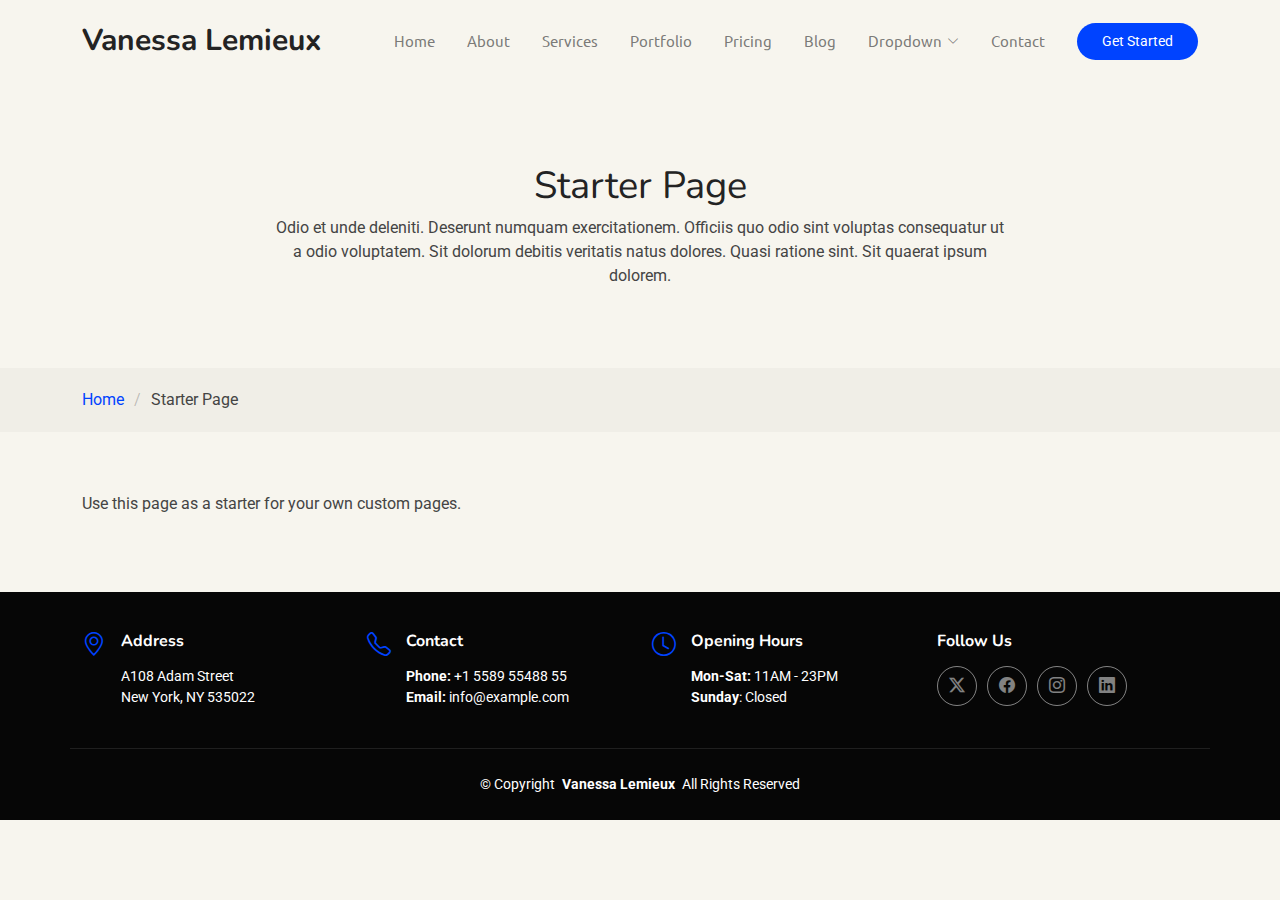
<file: starter-page.html>
<!DOCTYPE html>
<html lang="en">

<head>
  <meta charset="utf-8">
  <meta content="width=device-width, initial-scale=1.0" name="viewport">
  <title>Starter Page - Vanessa</title>
  <meta name="description" content="">
  <meta name="keywords" content="">

  <!-- Favicons -->
  <link href="assets/img/favicon.png" rel="icon">
  <link href="assets/img/apple-touch-icon.png" rel="apple-touch-icon">

  <!-- Fonts -->
  <link href="https://fonts.googleapis.com" rel="preconnect">
  <link href="https://fonts.gstatic.com" rel="preconnect" crossorigin>
  <link href="https://fonts.googleapis.com/css2?family=Roboto:ital,wght@0,100;0,300;0,400;0,500;0,700;0,900;1,100;1,300;1,400;1,500;1,700;1,900&family=Ubuntu:ital,wght@0,300;0,400;0,500;0,700;1,300;1,400;1,500;1,700&family=Nunito:ital,wght@0,200;0,300;0,400;0,500;0,600;0,700;0,800;0,900;1,200;1,300;1,400;1,500;1,600;1,700;1,800;1,900&display=swap" rel="stylesheet">

  <!-- Vendor CSS Files -->
  <link href="assets/vendor/bootstrap/css/bootstrap.min.css" rel="stylesheet">
  <link href="assets/vendor/bootstrap-icons/bootstrap-icons.css" rel="stylesheet">
  <link href="assets/vendor/aos/aos.css" rel="stylesheet">
  <link href="assets/vendor/swiper/swiper-bundle.min.css" rel="stylesheet">

  <!-- Main CSS File -->
  <link href="assets/css/main.css" rel="stylesheet">

</head>

<body class="starter-page-page">

  <header id="header" class="header d-flex align-items-center sticky-top">
    <div class="container-fluid container-xl position-relative d-flex align-items-center">

      <a href="index.html" class="logo d-flex align-items-center me-auto">
        <!-- Uncomment the line below if you also wish to use an image logo -->
        <!-- <img src="assets/img/logo.webp" alt=""> -->
        <h1 class="sitename">Vanessa Lemieux</h1>
      </a>

      <nav id="navmenu" class="navmenu">
        <ul>
          <li><a href="#hero">Home</a></li>
          <li><a href="#about">About</a></li>
          <li><a href="#services">Services</a></li>
          <li><a href="#portfolio">Portfolio</a></li>
          <li><a href="#pricing">Pricing</a></li>
          <li><a href="blog.html">Blog</a></li>
          <li class="dropdown"><a href="#"><span>Dropdown</span> <i class="bi bi-chevron-down toggle-dropdown"></i></a>
            <ul>
              <li><a href="#">Dropdown 1</a></li>
              <li class="dropdown"><a href="#"><span>Deep Dropdown</span> <i class="bi bi-chevron-down toggle-dropdown"></i></a>
                <ul>
                  <li><a href="#">Deep Dropdown 1</a></li>
                  <li><a href="#">Deep Dropdown 2</a></li>
                  <li><a href="#">Deep Dropdown 3</a></li>
                  <li><a href="#">Deep Dropdown 4</a></li>
                  <li><a href="#">Deep Dropdown 5</a></li>
                </ul>
              </li>
              <li><a href="#">Dropdown 2</a></li>
              <li><a href="#">Dropdown 3</a></li>
              <li><a href="#">Dropdown 4</a></li>
            </ul>
          </li>
          <li><a href="#contact">Contact</a></li>
        </ul>
        <i class="mobile-nav-toggle d-xl-none bi bi-list"></i>
      </nav>

      <a class="btn-getstarted" href="index.html#about">Get Started</a>

    </div>
  </header>

  <main class="main">

    <!-- Page Title -->
    <div class="page-title">
      <div class="heading">
        <div class="container">
          <div class="row d-flex justify-content-center text-center">
            <div class="col-lg-8">
              <h1 class="heading-title">Starter Page</h1>
              <p class="mb-0">
                Odio et unde deleniti. Deserunt numquam exercitationem. Officiis quo
                odio sint voluptas consequatur ut a odio voluptatem. Sit dolorum
                debitis veritatis natus dolores. Quasi ratione sint. Sit quaerat
                ipsum dolorem.
              </p>
            </div>
          </div>
        </div>
      </div>
      <nav class="breadcrumbs">
        <div class="container">
          <ol>
            <li><a href="index.html">Home</a></li>
            <li class="current">Starter Page</li>
          </ol>
        </div>
      </nav>
    </div><!-- End Page Title -->

    <!-- Starter Section Section -->
    <section id="starter-section" class="starter-section section">

      <div class="container" data-aos="fade-up">
        <p>Use this page as a starter for your own custom pages.</p>
      </div>

    </section><!-- /Starter Section Section -->

  </main>

  <footer id="footer" class="footer dark-background">

    <div class="container">
      <div class="row gy-3">
        <div class="col-lg-3 col-md-6 d-flex">
          <i class="bi bi-geo-alt icon"></i>
          <div class="address">
            <h4>Address</h4>
            <p>A108 Adam Street</p>
            <p>New York, NY 535022</p>
            <p></p>
          </div>

        </div>

        <div class="col-lg-3 col-md-6 d-flex">
          <i class="bi bi-telephone icon"></i>
          <div>
            <h4>Contact</h4>
            <p>
              <strong>Phone:</strong> <span>+1 5589 55488 55</span><br>
              <strong>Email:</strong> <span>info@example.com</span><br>
            </p>
          </div>
        </div>

        <div class="col-lg-3 col-md-6 d-flex">
          <i class="bi bi-clock icon"></i>
          <div>
            <h4>Opening Hours</h4>
            <p>
              <strong>Mon-Sat:</strong> <span>11AM - 23PM</span><br>
              <strong>Sunday</strong>: <span>Closed</span>
            </p>
          </div>
        </div>

        <div class="col-lg-3 col-md-6">
          <h4>Follow Us</h4>
          <div class="social-links d-flex">
            <a href="#" class="twitter"><i class="bi bi-twitter-x"></i></a>
            <a href="#" class="facebook"><i class="bi bi-facebook"></i></a>
            <a href="#" class="instagram"><i class="bi bi-instagram"></i></a>
            <a href="#" class="linkedin"><i class="bi bi-linkedin"></i></a>
          </div>
        </div>

      </div>
    </div>

    <div class="container copyright text-center mt-4">
      <p>© <span>Copyright</span> <strong class="px-1 sitename">Vanessa Lemieux</strong> <span>All Rights Reserved</span></p>

    </div>

  </footer>

  <!-- Scroll Top -->
  <a href="#" id="scroll-top" class="scroll-top d-flex align-items-center justify-content-center"><i class="bi bi-arrow-up-short"></i></a>

  <!-- Preloader -->
  <div id="preloader"></div>

  <!-- Vendor JS Files -->
  <script src="assets/vendor/bootstrap/js/bootstrap.bundle.min.js"></script>
  <script src="assets/vendor/php-email-form/validate.js"></script>
  <script src="assets/vendor/aos/aos.js"></script>
  <script src="assets/vendor/purecounter/purecounter_vanilla.js"></script>
  <script src="assets/vendor/swiper/swiper-bundle.min.js"></script>

  <!-- Main JS File -->
  <script src="assets/js/main.js"></script>

</body>

</html>
</file>
<file: assets/css/main.css>
@charset "UTF-8";

/*--------------------------------------------------------------
# Font & Color Variables
# Help: https://bootstrapmade.com/color-system/
--------------------------------------------------------------*/
/* Fonts */
:root {
  --default-font: "Roboto",  system-ui, -apple-system, "Segoe UI", Roboto, "Helvetica Neue", Arial, "Noto Sans", "Liberation Sans", sans-serif, "Apple Color Emoji", "Segoe UI Emoji", "Segoe UI Symbol", "Noto Color Emoji";
  --heading-font: "Nunito",  sans-serif;
  --nav-font: "Ubuntu",  sans-serif;
}

/* Global Colors - The following color variables are used throughout the website. Updating them here will change the color scheme of the entire website */
:root { 
  --background-color: #f7f5ee; /* Background color for the entire website, including individual sections */
  --default-color: #444444; /* Default color used for the majority of the text content across the entire website */
  --heading-color: #232323; /* Color for headings, subheadings and title throughout the website */
  --accent-color: #0043ff; /* Accent color that represents your brand on the website. It's used for buttons, links, and other elements that need to stand out */
  --surface-color: #ffffff; /* The surface color is used as a background of boxed elements within sections, such as cards, icon boxes, or other elements that require a visual separation from the global background. */
  --contrast-color: #ffffff; /* Contrast color for text, ensuring readability against backgrounds of accent, heading, or default colors. */
}

/* Nav Menu Colors - The following color variables are used specifically for the navigation menu. They are separate from the global colors to allow for more customization options */
:root {
  --nav-color: #444444;  /* The default color of the main navmenu links */
  --nav-hover-color: #0043ff; /* Applied to main navmenu links when they are hovered over or active */
  --nav-mobile-background-color: #f7f5ee; /* Used as the background color for mobile navigation menu */
  --nav-dropdown-background-color: #f7f5ee; /* Used as the background color for dropdown items that appear when hovering over primary navigation items */
  --nav-dropdown-color: #444444; /* Used for navigation links of the dropdown items in the navigation menu. */
  --nav-dropdown-hover-color: #0043ff; /* Similar to --nav-hover-color, this color is applied to dropdown navigation links when they are hovered over. */
}

/* Color Presets - These classes override global colors when applied to any section or element, providing reuse of the sam color scheme. */

.light-background {
  --background-color: #f7f5ee;
  --surface-color: #ffffff;
}

.dark-background {
  --background-color: #060606;
  --default-color: #ffffff;
  --heading-color: #ffffff;
  --surface-color: #252525;
  --contrast-color: #ffffff;
}

/* Smooth scroll */
:root {
  scroll-behavior: smooth;
}

/*--------------------------------------------------------------
# General Styling & Shared Classes
--------------------------------------------------------------*/
body {
  color: var(--default-color);
  background-color: var(--background-color);
  font-family: var(--default-font);
}

a {
  color: var(--accent-color);
  text-decoration: none;
  transition: 0.3s;
}

a:hover {
  color: color-mix(in srgb, var(--accent-color), transparent 25%);
  text-decoration: none;
}

h1,
h2,
h3,
h4,
h5,
h6 {
  color: var(--heading-color);
  font-family: var(--heading-font);
}

/* PHP Email Form Messages
------------------------------*/
.php-email-form .error-message {
  display: none;
  background: #df1529;
  color: #ffffff;
  text-align: left;
  padding: 15px;
  margin-bottom: 24px;
  font-weight: 600;
}

.php-email-form .sent-message {
  display: none;
  color: #ffffff;
  background: #059652;
  text-align: center;
  padding: 15px;
  margin-bottom: 24px;
  font-weight: 600;
}

.php-email-form .loading {
  display: none;
  background: var(--surface-color);
  text-align: center;
  padding: 15px;
  margin-bottom: 24px;
}

.php-email-form .loading:before {
  content: "";
  display: inline-block;
  border-radius: 50%;
  width: 24px;
  height: 24px;
  margin: 0 10px -6px 0;
  border: 3px solid var(--accent-color);
  border-top-color: var(--surface-color);
  animation: php-email-form-loading 1s linear infinite;
}

@keyframes php-email-form-loading {
  0% {
    transform: rotate(0deg);
  }

  100% {
    transform: rotate(360deg);
  }
}

/*--------------------------------------------------------------
# Global Header
--------------------------------------------------------------*/
.header {
  --background-color: rgba(0, 0, 0, 0);
  color: var(--default-color);
  background-color: var(--background-color);
  padding: 15px 0;
  transition: all 0.5s;
  z-index: 997;
}

.header .logo {
  line-height: 1;
}

.header .logo img {
  max-height: 36px;
  margin-right: 8px;
}

.header .logo h1 {
  font-size: 30px;
  margin: 0;
  font-weight: 700;
  color: var(--heading-color);
}

.header .btn-getstarted,
.header .btn-getstarted:focus {
  color: var(--contrast-color);
  background: var(--accent-color);
  font-size: 14px;
  padding: 8px 25px;
  margin: 0 0 0 30px;
  border-radius: 50px;
  transition: 0.3s;
}

.header .btn-getstarted:hover,
.header .btn-getstarted:focus:hover {
  color: var(--contrast-color);
  background: color-mix(in srgb, var(--accent-color), transparent 15%);
}

@media (max-width: 1200px) {
  .header .logo {
    order: 1;
  }

  .header .btn-getstarted {
    order: 2;
    margin: 0 15px 0 0;
    padding: 6px 15px;
  }

  .header .navmenu {
    order: 3;
  }
}

.scrolled .header {
  box-shadow: 0px 0 18px rgba(0, 0, 0, 0.1);
}

/* Global Header on Scroll
------------------------------*/
.scrolled .header {
  --background-color: #5b5b5b;
  --default-color: #ffffff;
  --heading-color: #ffffff;
  --nav-color: #ffffff;
}

/* Index Page Header
------------------------------*/
.index-page .header {
  --default-color: #ffffff;
  --heading-color: #ffffff;
  --nav-color: #ffffff;
}

/* Index Page Header on Scroll
------------------------------*/
.index-page.scrolled .header {
  --background-color: #5b5b5b;
  --nav-color: #ffffff;
}

/*--------------------------------------------------------------
# Navigation Menu
--------------------------------------------------------------*/
/* Desktop Navigation */
@media (min-width: 1200px) {
  .navmenu {
    padding: 0;
  }

  .navmenu ul {
    margin: 0;
    padding: 0;
    display: flex;
    list-style: none;
    align-items: center;
  }

  .navmenu li {
    position: relative;
  }

  .navmenu>ul>li {
    white-space: nowrap;
    padding: 15px 14px;
  }

  .navmenu>ul>li:last-child {
    padding-right: 0;
  }

  .navmenu a,
  .navmenu a:focus {
    color: color-mix(in srgb, var(--nav-color), transparent 30%);
    font-size: 15px;
    padding: 0 2px;
    font-family: var(--nav-font);
    font-weight: 400;
    display: flex;
    align-items: center;
    justify-content: space-between;
    white-space: nowrap;
    transition: 0.3s;
    position: relative;
  }

  .navmenu a i,
  .navmenu a:focus i {
    font-size: 12px;
    line-height: 0;
    margin-left: 5px;
    transition: 0.3s;
  }

  .navmenu>ul>li>a:before {
    content: "";
    position: absolute;
    height: 2px;
    bottom: -27px;
    left: 0;
    background-color: var(--nav-hover-color);
    visibility: hidden;
    width: 0px;
    transition: all 0.3s ease-in-out 0s;
  }

  .navmenu a:hover:before,
  .navmenu li:hover>a:before,
  .navmenu .active:before {
    visibility: visible;
    width: 100%;
  }

  .navmenu li:hover>a,
  .navmenu .active,
  .navmenu .active:focus {
    color: var(--nav-color);
  }

  .navmenu .dropdown ul {
    margin: 0;
    padding: 10px 0;
    background: var(--nav-dropdown-background-color);
    display: block;
    position: absolute;
    visibility: hidden;
    left: 14px;
    top: 130%;
    opacity: 0;
    transition: 0.3s;
    border-radius: 4px;
    z-index: 99;
    box-shadow: 0px 0px 30px rgba(0, 0, 0, 0.1);
  }

  .navmenu .dropdown ul li {
    min-width: 200px;
  }

  .navmenu .dropdown ul a {
    padding: 10px 20px;
    font-size: 15px;
    text-transform: none;
    color: var(--nav-dropdown-color);
  }

  .navmenu .dropdown ul a i {
    font-size: 12px;
  }

  .navmenu .dropdown ul a:hover,
  .navmenu .dropdown ul .active:hover,
  .navmenu .dropdown ul li:hover>a {
    color: var(--nav-dropdown-hover-color);
  }

  .navmenu .dropdown:hover>ul {
    opacity: 1;
    top: 100%;
    visibility: visible;
  }

  .navmenu .dropdown .dropdown ul {
    top: 0;
    left: -90%;
    visibility: hidden;
  }

  .navmenu .dropdown .dropdown:hover>ul {
    opacity: 1;
    top: 0;
    left: -100%;
    visibility: visible;
  }
}

/* Mobile Navigation */
@media (max-width: 1199px) {
  .mobile-nav-toggle {
    color: var(--nav-color);
    font-size: 28px;
    line-height: 0;
    margin-right: 10px;
    cursor: pointer;
    transition: color 0.3s;
  }

  .navmenu {
    padding: 0;
    z-index: 9997;
  }

  .navmenu ul {
    display: none;
    list-style: none;
    position: absolute;
    inset: 60px 20px 20px 20px;
    padding: 10px 0;
    margin: 0;
    border-radius: 6px;
    background-color: var(--nav-mobile-background-color);
    border: 1px solid color-mix(in srgb, var(--default-color), transparent 90%);
    box-shadow: none;
    overflow-y: auto;
    transition: 0.3s;
    z-index: 9998;
  }

  .navmenu a,
  .navmenu a:focus {
    color: var(--nav-dropdown-color);
    padding: 10px 20px;
    font-family: var(--nav-font);
    font-size: 17px;
    font-weight: 500;
    display: flex;
    align-items: center;
    justify-content: space-between;
    white-space: nowrap;
    transition: 0.3s;
  }

  .navmenu a i,
  .navmenu a:focus i {
    font-size: 12px;
    line-height: 0;
    margin-left: 5px;
    width: 30px;
    height: 30px;
    display: flex;
    align-items: center;
    justify-content: center;
    border-radius: 50%;
    transition: 0.3s;
    background-color: color-mix(in srgb, var(--accent-color), transparent 90%);
  }

  .navmenu a i:hover,
  .navmenu a:focus i:hover {
    background-color: var(--accent-color);
    color: var(--contrast-color);
  }

  .navmenu a:hover,
  .navmenu .active,
  .navmenu .active:focus {
    color: var(--nav-dropdown-hover-color);
  }

  .navmenu .active i,
  .navmenu .active:focus i {
    background-color: var(--accent-color);
    color: var(--contrast-color);
    transform: rotate(180deg);
  }

  .navmenu .dropdown ul {
    position: static;
    display: none;
    z-index: 99;
    padding: 10px 0;
    margin: 10px 20px;
    background-color: var(--nav-dropdown-background-color);
    transition: all 0.5s ease-in-out;
  }

  .navmenu .dropdown ul ul {
    background-color: rgba(33, 37, 41, 0.1);
  }

  .navmenu .dropdown>.dropdown-active {
    display: block;
    background-color: rgba(33, 37, 41, 0.03);
  }

  .mobile-nav-active {
    overflow: hidden;
  }

  .mobile-nav-active .mobile-nav-toggle {
    color: #fff;
    position: absolute;
    font-size: 32px;
    top: 15px;
    right: 15px;
    margin-right: 0;
    z-index: 9999;
  }

  .mobile-nav-active .navmenu {
    position: fixed;
    overflow: hidden;
    inset: 0;
    background: rgba(33, 37, 41, 0.8);
    transition: 0.3s;
  }

  .mobile-nav-active .navmenu>ul {
    display: block;
  }
}

/*--------------------------------------------------------------
# Global Footer
--------------------------------------------------------------*/
.footer {
  color: var(--default-color);
  background-color: var(--background-color);
  font-size: 14px;
  padding: 40px 0 0 0;
  position: relative;
}

.footer .icon {
  color: var(--accent-color);
  margin-right: 15px;
  font-size: 24px;
  line-height: 0;
}

.footer h4 {
  font-size: 16px;
  font-weight: 700;
  margin-bottom: 15px;
}

.footer .address p {
  margin-bottom: 0px;
}

.footer .social-links a {
  display: flex;
  align-items: center;
  justify-content: center;
  width: 40px;
  height: 40px;
  border-radius: 50%;
  border: 1px solid color-mix(in srgb, var(--default-color), transparent 50%);
  font-size: 16px;
  color: color-mix(in srgb, var(--default-color), transparent 50%);
  margin-right: 10px;
  transition: 0.3s;
}

.footer .social-links a:hover {
  color: var(--accent-color);
  border-color: var(--accent-color);
}

.footer .copyright {
  padding: 25px 0;
  border-top: 1px solid color-mix(in srgb, var(--default-color), transparent 90%);
}

.footer .copyright p {
  margin-bottom: 0;
}

.footer .credits {
  margin-top: 5px;
  font-size: 13px;
}

/*--------------------------------------------------------------
# Preloader
--------------------------------------------------------------*/
#preloader {
  position: fixed;
  inset: 0;
  z-index: 9999;
  overflow: hidden;
  background-color: var(--background-color);
  transition: all 0.6s ease-out;
}

#preloader:before {
  content: "";
  position: fixed;
  top: calc(50% - 30px);
  left: calc(50% - 30px);
  border: 6px solid var(--accent-color);
  border-top-color: color-mix(in srgb, var(--accent-color), transparent 90%);
  border-radius: 50%;
  width: 60px;
  height: 60px;
  animation: animate-preloader 1s linear infinite;
}

@keyframes animate-preloader {
  0% {
    transform: rotate(0deg);
  }

  100% {
    transform: rotate(360deg);
  }
}

/*--------------------------------------------------------------
# Scroll Top Button
--------------------------------------------------------------*/
.scroll-top {
  position: fixed;
  visibility: hidden;
  opacity: 0;
  right: 15px;
  bottom: -15px;
  z-index: 99999;
  background-color: var(--accent-color);
  width: 44px;
  height: 44px;
  border-radius: 50px;
  transition: all 0.4s;
}

.scroll-top i {
  font-size: 24px;
  color: var(--contrast-color);
  line-height: 0;
}

.scroll-top:hover {
  background-color: color-mix(in srgb, var(--accent-color), transparent 20%);
  color: var(--contrast-color);
}

.scroll-top.active {
  visibility: visible;
  opacity: 1;
  bottom: 15px;
}

/*--------------------------------------------------------------
# Disable aos animation delay on mobile devices
--------------------------------------------------------------*/
@media screen and (max-width: 768px) {
  [data-aos-delay] {
    transition-delay: 0 !important;
  }
}

/*--------------------------------------------------------------
# Global Page Titles & Breadcrumbs
--------------------------------------------------------------*/
.page-title {
  color: var(--default-color);
  background-color: var(--background-color);
  position: relative;
}

.page-title .heading {
  padding: 80px 0;
}

.page-title .heading h1 {
  font-size: 38px;
  font-weight: 400;
}

.page-title nav {
  background-color: color-mix(in srgb, var(--default-color), transparent 96%);
  padding: 20px 0;
}

.page-title nav ol {
  display: flex;
  flex-wrap: wrap;
  list-style: none;
  padding: 0;
  margin: 0;
  font-size: 16px;
  font-weight: 400;
}

.page-title nav ol li+li {
  padding-left: 10px;
}

.page-title nav ol li+li::before {
  content: "/";
  display: inline-block;
  padding-right: 10px;
  color: color-mix(in srgb, var(--default-color), transparent 70%);
}

/*--------------------------------------------------------------
# Global Sections
--------------------------------------------------------------*/
section,
.section {
  color: var(--default-color);
  background-color: var(--background-color);
  padding: 60px 0;
  scroll-margin-top: 72px;
  overflow: clip;
}

@media (max-width: 1199px) {

  section,
  .section {
    scroll-margin-top: 57px;
  }
}

/*--------------------------------------------------------------
# Global Section Titles
--------------------------------------------------------------*/
.section-title {
  padding-bottom: 60px;
  position: relative;
}

.section-title h2 {
  font-size: 24px;
  font-weight: 700;
  padding: 0;
  line-height: 1px;
  margin: 0;
  letter-spacing: 0.5px;
  text-transform: uppercase;
  position: relative;
}

.section-title h2::after {
  content: "";
  width: 120px;
  height: 1px;
  display: inline-block;
  background: var(--accent-color);
  margin: 4px 10px;
}

.section-title p {
  color: color-mix(in srgb, var(--default-color), transparent 50%);
  margin: 5px 0 0 0;
  font-size: 16px;
  font-weight: 500;
  font-family: var(--heading-font);
}

/*--------------------------------------------------------------
# Hero Section
--------------------------------------------------------------*/
.hero {
  width: 100%;
  min-height: 100vh;
  position: relative;
  padding: 80px 0;
  display: flex;
  align-items: center;
  justify-content: center;
}

.hero img {
  position: absolute;
  inset: 0;
  display: block;
  width: 100%;
  height: 100%;
  object-fit: cover;
  z-index: 1;
}

.hero:before {
  content: "";
  background: color-mix(in srgb, var(--background-color), transparent 30%);
  position: absolute;
  inset: 0;
  z-index: 2;
}

.hero .container {
  position: relative;
  z-index: 3;
}

.hero h2 {
  margin: 0;
  font-size: 48px;
  font-weight: 700;
}

.hero p {
  margin: 10px 0 0 0;
  font-size: 24px;
  color: var(--heading-color);
}

.hero .btn-get-started {
  color: var(--default-color);
  font-weight: 400;
  font-size: 16px;
  letter-spacing: 1px;
  display: inline-block;
  padding: 8px 40px;
  margin: 30px 0 0 0;
  border-radius: 4px;
  transition: 0.5s;
  border: 2px solid color-mix(in srgb, var(--default-color), transparent 50%);
}

.hero .btn-get-started:hover {
  color: var(--contrast-color);
  background: var(--accent-color);
  border-color: var(--accent-color);
}

@media (max-width: 768px) {
  .hero h2 {
    font-size: 32px;
  }

  .hero p {
    font-size: 18px;
  }
}

/*--------------------------------------------------------------
# About Section
--------------------------------------------------------------*/
.about .content h2 {
  font-size: 2.5rem;
  font-weight: 700;
  margin-bottom: 1.5rem;
  line-height: 1.2;
}

@media (max-width: 768px) {
  .about .content h2 {
    font-size: 2rem;
  }
}

.about .content .lead {
  font-size: 1.25rem;
  color: color-mix(in srgb, var(--default-color), transparent 20%);
  margin-bottom: 1.5rem;
  font-weight: 500;
}

.about .content p {
  color: color-mix(in srgb, var(--default-color), transparent 30%);
  line-height: 1.7;
  margin-bottom: 2rem;
}

.about .stats-grid {
  display: grid;
  grid-template-columns: repeat(3, 1fr);
  gap: 2rem;
  margin: 2.5rem 0;
}

@media (max-width: 576px) {
  .about .stats-grid {
    grid-template-columns: 1fr;
    gap: 1.5rem;
  }
}

.about .stats-grid .stat-item {
  text-align: center;
  padding: 1.5rem;
  background: var(--surface-color);
  border-radius: 16px;
  box-shadow: 0 4px 20px rgba(0, 0, 0, 0.06);
  transition: all 0.3s ease;
}

.about .stats-grid .stat-item:hover {
  transform: translateY(-4px);
  box-shadow: 0 8px 30px rgba(0, 0, 0, 0.12);
}

.about .stats-grid .stat-item .stat-number {
  display: block;
  font-size: 2.5rem;
  font-weight: 700;
  color: var(--accent-color);
  margin-bottom: 0.5rem;
}

.about .stats-grid .stat-item .stat-label {
  font-size: 0.9rem;
  color: color-mix(in srgb, var(--default-color), transparent 40%);
  font-weight: 500;
  text-transform: uppercase;
  letter-spacing: 0.5px;
}

.about .cta-buttons {
  display: flex;
  gap: 1rem;
  margin-top: 2rem;
}

@media (max-width: 576px) {
  .about .cta-buttons {
    flex-direction: column;
  }
}

.about .cta-buttons .btn {
  padding: 14px 28px;
  border-radius: 50px;
  font-weight: 600;
  text-decoration: none;
  transition: all 0.3s ease;
  border: 2px solid transparent;
}

.about .cta-buttons .btn.btn-primary {
  background: linear-gradient(135deg, var(--accent-color) 0%, color-mix(in srgb, var(--accent-color), #6366f1 30%) 100%);
  color: var(--contrast-color);
}

.about .cta-buttons .btn.btn-primary:hover {
  transform: translateY(-2px);
  box-shadow: 0 8px 25px color-mix(in srgb, var(--accent-color), transparent 60%);
}

.about .cta-buttons .btn.btn-outline {
  background: transparent;
  color: var(--accent-color);
  border-color: var(--accent-color);
}

.about .cta-buttons .btn.btn-outline:hover {
  background: var(--accent-color);
  color: var(--contrast-color);
  transform: translateY(-2px);
}

.about .image-container {
  position: relative;
}

.about .image-container .main-image {
  position: relative;
  z-index: 1;
}

.about .image-container .main-image img {
  border-radius: 20px;
  box-shadow: 0 20px 40px rgba(0, 0, 0, 0.1);
}

.about .image-container .floating-card,
.about .image-container .floating-card-2 {
  position: absolute;
  background: var(--surface-color);
  border-radius: 16px;
  box-shadow: 0 10px 30px rgba(0, 0, 0, 0.15);
  z-index: 2;
}

.about .image-container .floating-card .card-content,
.about .image-container .floating-card-2 .card-content {
  padding: 1.5rem;
  text-align: center;
}

.about .image-container .floating-card .card-content i,
.about .image-container .floating-card-2 .card-content i {
  font-size: 2rem;
  color: var(--accent-color);
  margin-bottom: 0.75rem;
  display: block;
}

.about .image-container .floating-card .card-content h6,
.about .image-container .floating-card-2 .card-content h6 {
  font-size: 1rem;
  font-weight: 600;
  margin-bottom: 0.5rem;
  color: var(--heading-color);
}

.about .image-container .floating-card .card-content p,
.about .image-container .floating-card-2 .card-content p {
  font-size: 0.85rem;
  color: color-mix(in srgb, var(--default-color), transparent 40%);
  margin: 0;
  line-height: 1.4;
}

.about .image-container .floating-card {
  top: 20%;
  left: -10%;
  width: 180px;
}

@media (max-width: 992px) {
  .about .image-container .floating-card {
    left: 0;
    width: 160px;
  }
}

@media (max-width: 768px) {
  .about .image-container .floating-card {
    position: static;
    margin-top: 1rem;
    width: 100%;
  }
}

.about .image-container .floating-card-2 {
  bottom: 15%;
  right: -15%;
  width: 180px;
}

@media (max-width: 992px) {
  .about .image-container .floating-card-2 {
    right: 0;
    width: 160px;
  }
}

@media (max-width: 768px) {
  .about .image-container .floating-card-2 {
    position: static;
    margin-top: 1rem;
    width: 100%;
  }
}

.about .testimonial-section {
  margin-top: 5rem;
}

.about .testimonial-section .testimonial-card {
  background: var(--surface-color);
  border-radius: 24px;
  padding: 3rem;
  box-shadow: 0 10px 40px rgba(0, 0, 0, 0.08);
  text-align: center;
  position: relative;
  max-width: 800px;
  margin: 0 auto;
}

@media (max-width: 768px) {
  .about .testimonial-section .testimonial-card {
    padding: 2rem;
  }
}

.about .testimonial-section .testimonial-card .quote-icon {
  position: absolute;
  top: -20px;
  left: 50%;
  transform: translateX(-50%);
  width: 60px;
  height: 60px;
  background: linear-gradient(135deg, var(--accent-color) 0%, color-mix(in srgb, var(--accent-color), #6366f1 30%) 100%);
  border-radius: 50%;
  display: flex;
  align-items: center;
  justify-content: center;
}

.about .testimonial-section .testimonial-card .quote-icon i {
  font-size: 1.5rem;
  color: var(--contrast-color);
}

.about .testimonial-section .testimonial-card blockquote {
  font-size: 1.25rem;
  font-style: italic;
  color: var(--heading-color);
  margin: 1.5rem 0 2rem;
  line-height: 1.6;
  font-weight: 500;
}

.about .testimonial-section .testimonial-card .author {
  display: flex;
  align-items: center;
  justify-content: center;
  gap: 1rem;
}

@media (max-width: 576px) {
  .about .testimonial-section .testimonial-card .author {
    flex-direction: column;
    gap: 0.75rem;
  }
}

.about .testimonial-section .testimonial-card .author .author-image {
  width: 50px;
  height: 50px;
  border-radius: 50%;
  object-fit: cover;
  border: 3px solid var(--accent-color);
}

.about .testimonial-section .testimonial-card .author .author-info {
  text-align: left;
}

@media (max-width: 576px) {
  .about .testimonial-section .testimonial-card .author .author-info {
    text-align: center;
  }
}

.about .testimonial-section .testimonial-card .author .author-info h6 {
  margin: 0;
  font-weight: 600;
  color: var(--heading-color);
}

.about .testimonial-section .testimonial-card .author .author-info span {
  color: color-mix(in srgb, var(--default-color), transparent 40%);
  font-size: 0.9rem;
}

/*--------------------------------------------------------------
# Services Section
--------------------------------------------------------------*/
.services {
  padding: 90px 0;
}

.services .section-header {
  max-width: 800px;
  margin: 0 auto 60px;
}

.services .section-header .badge-wrapper {
  margin-bottom: 1rem;
}

.services .section-header .section-badge {
  display: inline-flex;
  align-items: center;
  gap: 8px;
  background-color: color-mix(in srgb, var(--accent-color), transparent 92%);
  color: var(--accent-color);
  padding: 8px 16px;
  border-radius: 30px;
  font-size: 13px;
  font-weight: 700;
  letter-spacing: 1px;
}

.services .section-header .section-badge i {
  font-size: 14px;
}

.services .section-header .section-title {
  font-size: 2.5rem;
  font-weight: 700;
  margin-bottom: 1.5rem;
  color: var(--heading-color);
  line-height: 1.3;
}

@media (max-width: 768px) {
  .services .section-header .section-title {
    font-size: 2rem;
  }
}

.services .section-header .section-description {
  font-size: 1.1rem;
  line-height: 1.7;
  color: color-mix(in srgb, var(--default-color), transparent 15%);
  max-width: 700px;
  margin: 0 auto;
}

.services .services-container {
  margin-bottom: 60px;
}

.services .services-container .service-item {
  display: flex;
  background-color: var(--surface-color);
  border-radius: 16px;
  overflow: hidden;
  position: relative;
  box-shadow: 0 10px 30px color-mix(in srgb, var(--accent-color), transparent 92%);
  transition: all 0.4s ease;
  height: 100%;
}

.services .services-container .service-item:hover {
  transform: translateY(-8px);
  box-shadow: 0 15px 40px color-mix(in srgb, var(--accent-color), transparent 85%);
}

.services .services-container .service-item:hover .service-icon {
  background-color: var(--accent-color);
  color: var(--contrast-color);
}

.services .services-container .service-item:hover .service-link {
  color: var(--accent-color);
}

.services .services-container .service-item:hover .service-link i {
  transform: translateX(5px);
}

.services .services-container .service-item .service-icon {
  flex: 0 0 90px;
  display: flex;
  align-items: center;
  justify-content: center;
  background-color: color-mix(in srgb, var(--accent-color), transparent 90%);
  color: var(--accent-color);
  font-size: 2rem;
  transition: all 0.3s ease;
}

.services .services-container .service-item .service-content {
  padding: 30px;
  position: relative;
}

.services .services-container .service-item .service-number {
  position: absolute;
  top: 20px;
  right: 20px;
  font-size: 4rem;
  font-weight: 800;
  color: color-mix(in srgb, var(--heading-color), transparent 90%);
  line-height: 1;
  opacity: 0.5;
  z-index: 1;
}

.services .services-container .service-item .service-title {
  font-size: 1.4rem;
  font-weight: 700;
  margin-bottom: 15px;
  color: var(--heading-color);
  position: relative;
  z-index: 2;
}

.services .services-container .service-item .service-text {
  font-size: 0.95rem;
  line-height: 1.7;
  margin-bottom: 20px;
  color: color-mix(in srgb, var(--default-color), transparent 20%);
  position: relative;
  z-index: 2;
}

.services .services-container .service-item .service-link {
  display: inline-flex;
  align-items: center;
  gap: 8px;
  font-weight: 600;
  font-size: 0.9rem;
  color: color-mix(in srgb, var(--accent-color), transparent 20%);
  transition: all 0.3s ease;
  position: relative;
  z-index: 2;
}

.services .services-container .service-item .service-link i {
  transition: transform 0.3s ease;
}

.services .cta-wrapper .cta-box {
  background: linear-gradient(135deg, color-mix(in srgb, var(--accent-color), transparent 15%), color-mix(in srgb, var(--accent-color), transparent 5%));
  border-radius: 20px;
  padding: 40px;
  position: relative;
  overflow: hidden;
  box-shadow: 0 15px 40px color-mix(in srgb, var(--default-color), transparent 85%);
}

.services .cta-wrapper .cta-box::before {
  content: "";
  position: absolute;
  top: 0;
  left: 0;
  width: 100%;
  height: 100%;
  background: url("assets/img/bg/dotted-world-1.webp");
  background-size: cover;
  opacity: 0.05;
  z-index: 1;
}

.services .cta-wrapper .cta-box .cta-image {
  position: relative;
  z-index: 2;
}

.services .cta-wrapper .cta-box .cta-image img {
  width: 150px;
  height: 150px;
  object-fit: cover;
  border: 5px solid color-mix(in srgb, var(--contrast-color), transparent 15%);
  box-shadow: 0 10px 25px rgba(0, 0, 0, 0.2);
}

@media (max-width: 991px) {
  .services .cta-wrapper .cta-box .cta-image img {
    margin-bottom: 30px;
  }
}

.services .cta-wrapper .cta-box .cta-content {
  position: relative;
  z-index: 2;
}

.services .cta-wrapper .cta-box .cta-content h3 {
  font-size: 1.8rem;
  font-weight: 700;
  margin-bottom: 15px;
  color: var(--contrast-color);
}

.services .cta-wrapper .cta-box .cta-content p {
  color: color-mix(in srgb, var(--contrast-color), transparent 15%);
  margin-bottom: 25px;
  font-size: 1rem;
  line-height: 1.6;
}

.services .cta-wrapper .cta-box .cta-content .primary-btn {
  display: inline-block;
  background-color: var(--contrast-color);
  color: var(--accent-color);
  padding: 12px 25px;
  border-radius: 50px;
  font-weight: 600;
  font-size: 0.95rem;
  transition: all 0.3s ease;
}

.services .cta-wrapper .cta-box .cta-content .primary-btn:hover {
  transform: translateY(-3px);
  box-shadow: 0 10px 25px rgba(0, 0, 0, 0.15);
}

@media (max-width: 991px) {
  .services .cta-wrapper .cta-box .cta-content {
    text-align: center;
  }
}

@media (max-width: 768px) {
  .services {
    padding: 60px 0;
  }

  .services .services-container .service-item {
    flex-direction: column;
  }

  .services .services-container .service-item .service-icon {
    flex: 0 0 auto;
    height: 80px;
    width: 100%;
  }

  .services .cta-wrapper .cta-box {
    padding: 30px 20px;
  }
}

/*--------------------------------------------------------------
# Call To Action Section
--------------------------------------------------------------*/
.call-to-action {
  position: relative;
  padding: 100px 0;
  background: linear-gradient(170deg, var(--background-color) 0%, color-mix(in srgb, var(--background-color), var(--accent-color) 5%) 100%);
}

.call-to-action .cta-wrapper {
  position: relative;
  border-radius: 20px;
  background-color: var(--surface-color);
  box-shadow: 0 20px 60px color-mix(in srgb, var(--accent-color), transparent 92%);
  overflow: hidden;
}

.call-to-action .cta-shapes {
  position: absolute;
  width: 100%;
  height: 100%;
  pointer-events: none;
  z-index: 1;
  overflow: hidden;
}

.call-to-action .cta-shapes .shape {
  position: absolute;
  border-radius: 50%;
}

.call-to-action .cta-shapes .shape.shape-1 {
  width: 300px;
  height: 300px;
  background: linear-gradient(135deg, color-mix(in srgb, var(--accent-color), transparent 85%) 0%, color-mix(in srgb, var(--accent-color), transparent 95%) 100%);
  top: -150px;
  right: -100px;
}

.call-to-action .cta-shapes .shape.shape-2 {
  width: 200px;
  height: 200px;
  background: linear-gradient(225deg, color-mix(in srgb, var(--heading-color), transparent 85%) 0%, color-mix(in srgb, var(--heading-color), transparent 95%) 100%);
  bottom: -100px;
  left: 20%;
}

.call-to-action .cta-shapes .shape.shape-3 {
  width: 150px;
  height: 150px;
  background: linear-gradient(45deg, color-mix(in srgb, var(--accent-color), transparent 92%) 0%, color-mix(in srgb, var(--heading-color), transparent 92%) 100%);
  top: 30%;
  left: -75px;
}

.call-to-action .cta-content {
  position: relative;
  z-index: 2;
}

.call-to-action .cta-content .badge-custom {
  display: inline-block;
  background-color: color-mix(in srgb, var(--accent-color), transparent 90%);
  color: var(--accent-color);
  padding: 0.6rem 1.2rem;
  border-radius: 30px;
  font-size: 0.85rem;
  font-weight: 600;
  letter-spacing: 0.5px;
  text-transform: uppercase;
}

.call-to-action .cta-content h2 {
  font-size: 2.5rem;
  font-weight: 700;
  color: var(--heading-color);
  line-height: 1.2;
}

.call-to-action .cta-content p {
  color: color-mix(in srgb, var(--default-color), transparent 20%);
  font-size: 1.05rem;
  line-height: 1.6;
}

.call-to-action .benefits-row {
  margin-top: 2rem;
}

.call-to-action .benefits-row .benefit-item {
  display: flex;
  align-items: flex-start;
  margin-bottom: 1rem;
}

.call-to-action .benefits-row .benefit-item .icon-box {
  width: 50px;
  height: 50px;
  min-width: 50px;
  background: linear-gradient(135deg, var(--accent-color) 0%, color-mix(in srgb, var(--accent-color), transparent 20%) 100%);
  color: var(--contrast-color);
  display: flex;
  align-items: center;
  justify-content: center;
  border-radius: 12px;
  margin-right: 1rem;
  font-size: 1.25rem;
}

.call-to-action .benefits-row .benefit-item .benefit-content h5 {
  margin-bottom: 0.5rem;
  font-weight: 600;
  color: var(--heading-color);
}

.call-to-action .benefits-row .benefit-item .benefit-content p {
  margin: 0;
  font-size: 0.9rem;
  color: color-mix(in srgb, var(--default-color), transparent 25%);
  line-height: 1.5;
}

.call-to-action .action-buttons {
  display: flex;
  flex-wrap: wrap;
  align-items: center;
  gap: 1rem;
}

.call-to-action .action-buttons .btn {
  padding: 0.75rem 2rem;
  font-weight: 600;
  border-radius: 8px;
  transition: all 0.3s ease;
  font-size: 1rem;
  box-shadow: none;
}

.call-to-action .action-buttons .btn.btn-primary {
  background-color: var(--accent-color);
  border-color: var(--accent-color);
  color: var(--contrast-color);
}

.call-to-action .action-buttons .btn.btn-primary:hover {
  background-color: color-mix(in srgb, var(--accent-color), black 10%);
  transform: translateY(-3px);
  box-shadow: 0 10px 20px color-mix(in srgb, var(--accent-color), transparent 80%);
}

.call-to-action .action-buttons .btn.btn-outline {
  background-color: transparent;
  border: 2px solid color-mix(in srgb, var(--accent-color), transparent 30%);
  color: var(--accent-color);
}

.call-to-action .action-buttons .btn.btn-outline:hover {
  background-color: color-mix(in srgb, var(--accent-color), transparent 90%);
  transform: translateY(-3px);
}

.call-to-action .action-buttons .guarantee-badge {
  display: flex;
  align-items: center;
  gap: 0.5rem;
  margin-left: 1rem;
  color: var(--heading-color);
  font-size: 0.9rem;
  font-weight: 500;
}

.call-to-action .action-buttons .guarantee-badge i {
  color: var(--accent-color);
  font-size: 1.25rem;
}

.call-to-action .cta-image-container {
  position: relative;
  height: 100%;
  background-color: color-mix(in srgb, var(--accent-color), transparent 95%);
  display: flex;
  align-items: center;
  justify-content: center;
  padding: 3rem;
  z-index: 2;
}

.call-to-action .cta-image-container .main-image {
  position: relative;
  z-index: 2;
  max-height: 400px;
  object-fit: contain;
}

.call-to-action .cta-image-container .floating-element {
  position: absolute;
  background-color: var(--surface-color);
  border-radius: 12px;
  padding: 0.75rem 1rem;
  display: flex;
  align-items: center;
  gap: 0.5rem;
  box-shadow: 0 10px 20px rgba(0, 0, 0, 0.08);
  z-index: 3;
}

.call-to-action .cta-image-container .floating-element i {
  color: var(--accent-color);
  font-size: 1.1rem;
}

.call-to-action .cta-image-container .floating-element span {
  font-weight: 600;
  font-size: 0.9rem;
  color: var(--heading-color);
}

.call-to-action .cta-image-container .floating-element.element-1 {
  top: 20%;
  left: 0;
  animation: float1 4s ease-in-out infinite;
}

.call-to-action .cta-image-container .floating-element.element-2 {
  bottom: 25%;
  right: 0;
  animation: float2 5s ease-in-out infinite;
}

.call-to-action .cta-image-container .pattern-dots {
  position: absolute;
  width: 170px;
  height: 170px;
  background-image: radial-gradient(color-mix(in srgb, var(--accent-color), transparent 40%) 2px, transparent 2px);
  background-size: 15px 15px;
  bottom: 10%;
  left: 10%;
  z-index: 1;
  border-radius: 20px;
  opacity: 0.6;
}

@keyframes float1 {

  0%,
  100% {
    transform: translateY(0);
  }

  50% {
    transform: translateY(-10px);
  }
}

@keyframes float2 {

  0%,
  100% {
    transform: translateY(0);
  }

  50% {
    transform: translateY(10px);
  }
}

@media (max-width: 991.98px) {
  .call-to-action {
    padding: 70px 0;
  }

  .call-to-action .row {
    flex-direction: column-reverse;
  }

  .call-to-action .cta-image-container {
    padding: 2rem;
    min-height: 350px;
  }

  .call-to-action .cta-image-container .floating-element.element-1 {
    top: 15%;
    left: 10%;
  }

  .call-to-action .cta-image-container .floating-element.element-2 {
    bottom: 15%;
    right: 10%;
  }

  .call-to-action .cta-content {
    padding: 2rem !important;
  }

  .call-to-action .cta-content h2 {
    font-size: 2rem;
  }

  .call-to-action .action-buttons {
    flex-direction: column;
    align-items: flex-start;
  }

  .call-to-action .action-buttons .btn {
    width: 100%;
  }

  .call-to-action .action-buttons .guarantee-badge {
    margin-left: 0;
    margin-top: 1rem;
  }
}

@media (max-width: 576px) {
  .call-to-action {
    padding: 50px 0;
  }

  .call-to-action .cta-content {
    padding: 1.5rem !important;
  }

  .call-to-action .cta-content h2 {
    font-size: 1.75rem;
  }

  .call-to-action .benefits-row .col-md-6 {
    margin-bottom: 1rem;
  }

  .call-to-action .cta-image-container {
    min-height: 300px;
  }

  .call-to-action .cta-image-container .floating-element {
    padding: 0.5rem 0.75rem;
  }

  .call-to-action .cta-image-container .floating-element span {
    font-size: 0.8rem;
  }

  .call-to-action .shape {
    transform: scale(0.7);
  }
}

/*--------------------------------------------------------------
# Contact Section
--------------------------------------------------------------*/
.contact {
  padding: 80px 0;
  overflow: hidden;
}

.contact .contact-info {
  display: flex;
  flex-direction: column;
  gap: 30px;
  margin-bottom: 30px;
}

@media (max-width: 992px) {
  .contact .contact-info {
    margin-bottom: 40px;
  }
}

.contact .contact-card {
  background-color: var(--surface-color);
  border-radius: 10px;
  box-shadow: 0 10px 25px rgba(0, 0, 0, 0.05);
  padding: 30px;
  position: relative;
  overflow: hidden;
}

.contact .contact-card:before {
  content: "";
  position: absolute;
  top: 0;
  left: 0;
  width: 100%;
  height: 3px;
  background-color: var(--accent-color);
}

.contact .contact-card h3 {
  font-size: 22px;
  font-weight: 600;
  color: var(--heading-color);
  margin-bottom: 15px;
  position: relative;
  padding-bottom: 15px;
}

.contact .contact-card h3:after {
  content: "";
  position: absolute;
  bottom: 0;
  left: 0;
  width: 50px;
  height: 2px;
  background-color: var(--accent-color);
}

.contact .contact-card p {
  color: var(--default-color);
  font-size: 15px;
  line-height: 1.6;
  margin-bottom: 25px;
}

.contact .contact-card .contact-details {
  margin-bottom: 25px;
}

.contact .contact-card .contact-details .contact-item {
  display: flex;
  align-items: flex-start;
  margin-bottom: 20px;
}

.contact .contact-card .contact-details .contact-item i {
  color: var(--accent-color);
  font-size: 18px;
  margin-right: 15px;
  margin-top: 5px;
  flex-shrink: 0;
}

.contact .contact-card .contact-details .contact-item div h4 {
  font-size: 16px;
  font-weight: 600;
  color: var(--heading-color);
  margin: 0 0 5px;
}

.contact .contact-card .contact-details .contact-item div p {
  font-size: 14px;
  color: var(--default-color);
  margin: 0 0 5px;
  line-height: 1.5;
}

.contact .contact-card .contact-details .contact-item div p:last-child {
  margin-bottom: 0;
}

.contact .contact-card .contact-details .contact-item:last-child {
  margin-bottom: 0;
}

.contact .contact-card .social-links {
  display: flex;
  gap: 12px;
}

.contact .contact-card .social-links a {
  display: flex;
  align-items: center;
  justify-content: center;
  width: 36px;
  height: 36px;
  border-radius: 50%;
  background-color: color-mix(in srgb, var(--accent-color), transparent 90%);
  color: var(--accent-color);
  font-size: 16px;
  transition: all 0.3s ease;
}

.contact .contact-card .social-links a:hover {
  background-color: var(--accent-color);
  color: var(--contrast-color);
  transform: translateY(-3px);
}

.contact .contact-form-wrapper {
  background-color: var(--surface-color);
  border-radius: 10px;
  box-shadow: 0 10px 25px rgba(0, 0, 0, 0.05);
  padding: 20px 35px;
  position: relative;
  overflow: hidden;
}

.contact .contact-form-wrapper:before {
  content: "";
  position: absolute;
  top: 0;
  left: 0;
  width: 100%;
  height: 3px;
  background-color: var(--accent-color);
}

.contact .contact-form-wrapper .php-email-form .form-group {
  margin-bottom: 15px;
}

.contact .contact-form-wrapper .php-email-form .form-group label {
  font-weight: 500;
  color: var(--heading-color);
  margin-bottom: 8px;
  font-size: 14px;
  display: block;
}

.contact .contact-form-wrapper .php-email-form .form-group .form-control {
  height: auto;
  border-radius: 8px;
  padding: 12px 20px;
  border: 1px solid color-mix(in srgb, var(--default-color), transparent 80%);
  color: var(--default-color);
  background-color: var(--surface-color);
  font-size: 14px;
}

.contact .contact-form-wrapper .php-email-form .form-group .form-control:focus {
  border-color: var(--accent-color);
  outline: none;
  box-shadow: none;
}

.contact .contact-form-wrapper .php-email-form .form-group .form-control::placeholder {
  color: color-mix(in srgb, var(--default-color), transparent 70%);
}

.contact .contact-form-wrapper .php-email-form .form-group textarea.form-control {
  min-height: 120px;
  resize: vertical;
}

.contact .contact-form-wrapper .php-email-form .form-check {
  margin-bottom: 20px;
}

.contact .contact-form-wrapper .php-email-form .form-check .form-check-input {
  margin-top: 0.3em;
}

.contact .contact-form-wrapper .php-email-form .form-check .form-check-input:checked {
  background-color: var(--accent-color);
  border-color: var(--accent-color);
}

.contact .contact-form-wrapper .php-email-form .form-check .form-check-input:focus {
  box-shadow: none;
  border-color: color-mix(in srgb, var(--accent-color), transparent 50%);
}

.contact .contact-form-wrapper .php-email-form .form-check .form-check-label {
  color: var(--default-color);
  font-size: 14px;
  padding-left: 5px;
}

.contact .contact-form-wrapper .php-email-form button {
  background-color: var(--accent-color);
  color: var(--contrast-color);
  border: none;
  padding: 12px 30px;
  border-radius: 50px;
  font-weight: 500;
  font-size: 16px;
  transition: all 0.3s ease;
  cursor: pointer;
}

.contact .contact-form-wrapper .php-email-form button:hover {
  background-color: color-mix(in srgb, var(--accent-color), transparent 20%);
  transform: translateY(-3px);
}

@media (max-width: 992px) {

  .contact .contact-card,
  .contact .newsletter-card,
  .contact .contact-form-wrapper {
    padding: 25px;
  }
}

@media (max-width: 768px) {
  .contact {
    padding: 60px 0;
  }

  .contact .contact-card h3 {
    font-size: 20px;
  }

  .contact .newsletter-card h3 {
    font-size: 18px;
  }
}

/*--------------------------------------------------------------
# Portfolio Details Section
--------------------------------------------------------------*/
.portfolio-details .portfolio-slider-container {
  margin-bottom: 40px;
}

.portfolio-details .portfolio-slider-container .portfolio-details-slider {
  border-radius: 20px;
  overflow: hidden;
  box-shadow: 0 20px 60px rgba(54, 144, 231, 0.1);
}

.portfolio-details .portfolio-slider-container .portfolio-details-slider .swiper-wrapper {
  height: auto !important;
}

.portfolio-details .portfolio-slider-container .portfolio-details-slider .swiper-slide img {
  width: 100%;
  height: 400px;
  object-fit: cover;
}

.portfolio-details .portfolio-slider-container .portfolio-details-slider .swiper-pagination {
  bottom: 20px;
}

.portfolio-details .portfolio-slider-container .portfolio-details-slider .swiper-pagination .swiper-pagination-bullet {
  background: var(--surface-color);
  opacity: 0.5;
  width: 12px;
  height: 12px;
  transition: all 0.3s ease;
}

.portfolio-details .portfolio-slider-container .portfolio-details-slider .swiper-pagination .swiper-pagination-bullet.swiper-pagination-bullet-active {
  background: var(--accent-color);
  opacity: 1;
  transform: scale(1.2);
}

.portfolio-details .portfolio-slider-container .portfolio-details-slider .swiper-button-next,
.portfolio-details .portfolio-slider-container .portfolio-details-slider .swiper-button-prev {
  color: var(--surface-color);
  background: rgba(54, 144, 231, 0.8);
  width: 50px;
  height: 50px;
  border-radius: 50%;
  transition: all 0.3s ease;
}

.portfolio-details .portfolio-slider-container .portfolio-details-slider .swiper-button-next:after,
.portfolio-details .portfolio-slider-container .portfolio-details-slider .swiper-button-prev:after {
  font-size: 18px;
  font-weight: 600;
}

.portfolio-details .portfolio-slider-container .portfolio-details-slider .swiper-button-next:hover,
.portfolio-details .portfolio-slider-container .portfolio-details-slider .swiper-button-prev:hover {
  background: var(--accent-color);
  transform: scale(1.1);
}

@media (max-width: 768px) {
  .portfolio-details .portfolio-slider-container .portfolio-details-slider .swiper-slide img {
    height: 250px;
  }
}

.portfolio-details .project-description h2 {
  color: var(--heading-color);
  margin-bottom: 25px;
  font-size: 32px;
  font-weight: 700;
}

.portfolio-details .project-description p {
  color: var(--default-color);
  line-height: 1.8;
  margin-bottom: 30px;
  font-size: 16px;
}

.portfolio-details .project-description .feature-highlights {
  margin: 50px 0;
}

.portfolio-details .project-description .feature-highlights h3 {
  color: var(--heading-color);
  margin-bottom: 30px;
  font-size: 24px;
  font-weight: 600;
}

.portfolio-details .project-description .feature-highlights .feature-item {
  display: flex;
  align-items: flex-start;
  gap: 20px;
  padding: 25px;
  background: var(--surface-color);
  border-radius: 16px;
  box-shadow: 0 8px 30px rgba(54, 144, 231, 0.08);
  transition: all 0.3s ease;
  border: 1px solid rgba(54, 144, 231, 0.1);
}

.portfolio-details .project-description .feature-highlights .feature-item:hover {
  transform: translateY(-5px);
  box-shadow: 0 15px 40px rgba(54, 144, 231, 0.15);
}

.portfolio-details .project-description .feature-highlights .feature-item .feature-icon {
  width: 50px;
  height: 50px;
  background: linear-gradient(135deg, var(--accent-color), color-mix(in srgb, var(--accent-color), #6c5ce7 30%));
  border-radius: 12px;
  display: flex;
  align-items: center;
  justify-content: center;
  flex-shrink: 0;
}

.portfolio-details .project-description .feature-highlights .feature-item .feature-icon i {
  color: var(--contrast-color);
  font-size: 22px;
}

.portfolio-details .project-description .feature-highlights .feature-item .feature-content h4 {
  color: var(--heading-color);
  margin-bottom: 8px;
  font-size: 18px;
  font-weight: 600;
}

.portfolio-details .project-description .feature-highlights .feature-item .feature-content p {
  color: color-mix(in srgb, var(--default-color), transparent 20%);
  margin-bottom: 0;
  font-size: 14px;
  line-height: 1.6;
}

.portfolio-details .project-description .technologies-used h3 {
  color: var(--heading-color);
  margin-bottom: 25px;
  font-size: 24px;
  font-weight: 600;
}

.portfolio-details .project-description .technologies-used .tech-stack {
  display: flex;
  flex-wrap: wrap;
  gap: 12px;
}

.portfolio-details .project-description .technologies-used .tech-stack .tech-tag {
  background: var(--surface-color);
  color: var(--accent-color);
  padding: 8px 18px;
  border-radius: 25px;
  font-size: 14px;
  font-weight: 500;
  border: 2px solid rgba(54, 144, 231, 0.2);
  transition: all 0.3s ease;
}

.portfolio-details .project-description .technologies-used .tech-stack .tech-tag:hover {
  background: var(--accent-color);
  color: var(--contrast-color);
  transform: translateY(-2px);
}

.portfolio-details .project-info-card {
  background: var(--surface-color);
  padding: 35px;
  border-radius: 20px;
  box-shadow: 0 10px 40px rgba(54, 144, 231, 0.1);
  margin-bottom: 30px;
  border: 1px solid rgba(54, 144, 231, 0.08);
}

.portfolio-details .project-info-card h3 {
  color: var(--heading-color);
  margin-bottom: 30px;
  font-size: 22px;
  font-weight: 700;
}

.portfolio-details .project-info-card .info-item {
  margin-bottom: 25px;
  padding-bottom: 20px;
  border-bottom: 1px solid rgba(54, 144, 231, 0.1);
}

.portfolio-details .project-info-card .info-item:last-child {
  border-bottom: none;
  margin-bottom: 30px;
}

.portfolio-details .project-info-card .info-item h4 {
  color: var(--heading-color);
  font-size: 14px;
  font-weight: 600;
  margin-bottom: 5px;
  text-transform: uppercase;
  letter-spacing: 0.5px;
}

.portfolio-details .project-info-card .info-item p {
  color: var(--default-color);
  margin-bottom: 0;
  font-size: 16px;
  line-height: 1.5;
}

.portfolio-details .project-info-card .info-item p a {
  color: var(--accent-color);
  text-decoration: none;
  font-weight: 500;
  transition: all 0.3s ease;
}

.portfolio-details .project-info-card .info-item p a:hover {
  color: color-mix(in srgb, var(--accent-color), transparent 25%);
}

.portfolio-details .project-info-card .info-item p a i {
  margin-left: 5px;
  transition: transform 0.3s ease;
}

.portfolio-details .project-info-card .info-item p a:hover i {
  transform: translate(3px, -3px);
}

.portfolio-details .project-info-card .cta-buttons {
  display: flex;
  flex-direction: column;
  gap: 15px;
}

.portfolio-details .project-info-card .cta-buttons .btn {
  padding: 14px 24px;
  border-radius: 12px;
  font-weight: 600;
  font-size: 14px;
  text-decoration: none;
  transition: all 0.3s ease;
  display: flex;
  align-items: center;
  justify-content: center;
  gap: 8px;
}

.portfolio-details .project-info-card .cta-buttons .btn.btn-primary {
  background: var(--accent-color);
  color: var(--contrast-color);
  border: 2px solid var(--accent-color);
}

.portfolio-details .project-info-card .cta-buttons .btn.btn-primary:hover {
  background: color-mix(in srgb, var(--accent-color), transparent 15%);
  transform: translateY(-2px);
  box-shadow: 0 8px 25px rgba(54, 144, 231, 0.3);
}

.portfolio-details .project-info-card .cta-buttons .btn.btn-outline {
  background: transparent;
  color: var(--accent-color);
  border: 2px solid rgba(54, 144, 231, 0.3);
}

.portfolio-details .project-info-card .cta-buttons .btn.btn-outline:hover {
  background: var(--accent-color);
  color: var(--contrast-color);
  border-color: var(--accent-color);
  transform: translateY(-2px);
}

@media (max-width: 768px) {
  .portfolio-details .project-info-card {
    padding: 25px;
  }

  .portfolio-details .project-info-card .cta-buttons .btn {
    padding: 12px 20px;
    font-size: 13px;
  }
}

.portfolio-details .project-stats-card {
  background: linear-gradient(135deg, var(--accent-color), color-mix(in srgb, var(--accent-color), #6c5ce7 30%));
  padding: 35px;
  border-radius: 20px;
  margin-bottom: 30px;
  box-shadow: 0 15px 40px rgba(54, 144, 231, 0.2);
}

.portfolio-details .project-stats-card h3 {
  color: var(--contrast-color);
  margin-bottom: 30px;
  font-size: 22px;
  font-weight: 700;
}

.portfolio-details .project-stats-card .stat-item {
  text-align: center;
  margin-bottom: 25px;
}

.portfolio-details .project-stats-card .stat-item:last-child {
  margin-bottom: 0;
}

.portfolio-details .project-stats-card .stat-item .stat-number {
  color: var(--contrast-color);
  font-size: 36px;
  font-weight: 800;
  margin-bottom: 5px;
  display: block;
}

.portfolio-details .project-stats-card .stat-item .stat-label {
  color: rgba(255, 255, 255, 0.8);
  font-size: 14px;
  font-weight: 500;
}

@media (max-width: 768px) {
  .portfolio-details .project-stats-card {
    padding: 25px;
  }

  .portfolio-details .project-stats-card .stat-item .stat-number {
    font-size: 28px;
  }
}

.portfolio-details .related-projects h3 {
  color: var(--heading-color);
  margin-bottom: 25px;
  font-size: 22px;
  font-weight: 700;
}

.portfolio-details .related-projects .related-item {
  background: var(--surface-color);
  border-radius: 16px;
  overflow: hidden;
  margin-bottom: 20px;
  box-shadow: 0 8px 30px rgba(54, 144, 231, 0.08);
  transition: all 0.3s ease;
  border: 1px solid rgba(54, 144, 231, 0.1);
}

.portfolio-details .related-projects .related-item:hover {
  transform: translateY(-3px);
  box-shadow: 0 12px 35px rgba(54, 144, 231, 0.15);
}

.portfolio-details .related-projects .related-item:last-child {
  margin-bottom: 0;
}

.portfolio-details .related-projects .related-item img {
  width: 100%;
  height: 120px;
  object-fit: cover;
}

.portfolio-details .related-projects .related-item .related-content {
  padding: 20px;
}

.portfolio-details .related-projects .related-item .related-content h4 {
  color: var(--heading-color);
  font-size: 16px;
  font-weight: 600;
  margin-bottom: 5px;
}

.portfolio-details .related-projects .related-item .related-content p {
  color: color-mix(in srgb, var(--default-color), transparent 30%);
  font-size: 13px;
  margin-bottom: 15px;
  line-height: 1.5;
}

.portfolio-details .related-projects .related-item .related-content .related-link {
  color: var(--accent-color);
  text-decoration: none;
  font-weight: 500;
  font-size: 14px;
  transition: all 0.3s ease;
}

.portfolio-details .related-projects .related-item .related-content .related-link i {
  margin-left: 5px;
  transition: transform 0.3s ease;
}

.portfolio-details .related-projects .related-item .related-content .related-link:hover {
  color: color-mix(in srgb, var(--accent-color), transparent 25%);
}

.portfolio-details .related-projects .related-item .related-content .related-link:hover i {
  transform: translateX(3px);
}

@media (max-width: 992px) {
  .portfolio-details .project-description {
    margin-bottom: 40px;
  }

  .portfolio-details .project-description .feature-highlights .feature-item {
    padding: 20px;
  }
}

@media (max-width: 768px) {
  .portfolio-details .project-description h2 {
    font-size: 26px;
  }

  .portfolio-details .project-description .feature-highlights h3,
  .portfolio-details .project-description .technologies-used h3 {
    font-size: 20px;
  }

  .portfolio-details .project-description .feature-highlights .feature-item {
    flex-direction: column;
    text-align: center;
    gap: 15px;
  }

  .portfolio-details .project-description .technologies-used .tech-stack .tech-tag {
    padding: 6px 14px;
    font-size: 13px;
  }
}

/*--------------------------------------------------------------
# Service Details Section
--------------------------------------------------------------*/
.service-details .service-main-content .service-image {
  margin-bottom: 40px;
}

.service-details .service-main-content .service-image img {
  box-shadow: 0 20px 40px rgba(0, 0, 0, 0.1);
  transition: transform 0.3s ease;
}

.service-details .service-main-content .service-image img:hover {
  transform: translateY(-5px);
}

.service-details .service-main-content .service-description h2 {
  font-size: 2.5rem;
  font-weight: 700;
  margin-bottom: 20px;
  color: var(--heading-color);
}

.service-details .service-main-content .service-description .lead {
  font-size: 1.2rem;
  font-weight: 500;
  color: color-mix(in srgb, var(--default-color), transparent 20%);
  margin-bottom: 30px;
  line-height: 1.6;
}

.service-details .service-main-content .service-description p {
  line-height: 1.8;
  margin-bottom: 20px;
  color: var(--default-color);
}

.service-details .service-main-content .features-included {
  margin: 50px 0;
  padding: 40px;
  background: var(--surface-color);
  border-radius: 16px;
  box-shadow: 0 10px 30px rgba(0, 0, 0, 0.05);
}

.service-details .service-main-content .features-included h4 {
  font-size: 1.5rem;
  font-weight: 600;
  margin-bottom: 30px;
  color: var(--heading-color);
}

.service-details .service-main-content .features-included .feature-item {
  display: flex;
  align-items: flex-start;
  gap: 15px;
  margin-bottom: 20px;
}

.service-details .service-main-content .features-included .feature-item .feature-icon {
  width: 50px;
  height: 50px;
  background: linear-gradient(135deg, var(--accent-color), color-mix(in srgb, var(--accent-color), #8b5cf6 30%));
  border-radius: 12px;
  display: flex;
  align-items: center;
  justify-content: center;
  flex-shrink: 0;
}

.service-details .service-main-content .features-included .feature-item .feature-icon i {
  font-size: 1.5rem;
  color: var(--contrast-color);
}

.service-details .service-main-content .features-included .feature-item .feature-content h5 {
  font-size: 1.1rem;
  font-weight: 600;
  margin-bottom: 8px;
  color: var(--heading-color);
}

.service-details .service-main-content .features-included .feature-item .feature-content p {
  margin: 0;
  color: color-mix(in srgb, var(--default-color), transparent 20%);
  line-height: 1.6;
}

.service-details .service-main-content .process-steps {
  margin-top: 50px;
}

.service-details .service-main-content .process-steps h4 {
  font-size: 1.5rem;
  font-weight: 600;
  margin-bottom: 30px;
  color: var(--heading-color);
}

.service-details .service-main-content .process-steps .steps-container {
  display: flex;
  flex-direction: column;
  gap: 30px;
}

.service-details .service-main-content .process-steps .step-item {
  display: flex;
  align-items: center;
  gap: 20px;
  padding: 25px;
  background: var(--surface-color);
  border-radius: 16px;
  box-shadow: 0 5px 20px rgba(0, 0, 0, 0.05);
  transition: transform 0.3s ease, box-shadow 0.3s ease;
}

.service-details .service-main-content .process-steps .step-item:hover {
  transform: translateY(-3px);
  box-shadow: 0 10px 30px rgba(0, 0, 0, 0.1);
}

.service-details .service-main-content .process-steps .step-item .step-number {
  width: 60px;
  height: 60px;
  background: linear-gradient(135deg, var(--accent-color), color-mix(in srgb, var(--accent-color), #8b5cf6 30%));
  border-radius: 50%;
  display: flex;
  align-items: center;
  justify-content: center;
  font-size: 1.5rem;
  font-weight: 700;
  color: var(--contrast-color);
  flex-shrink: 0;
}

.service-details .service-main-content .process-steps .step-item .step-content h5 {
  font-size: 1.2rem;
  font-weight: 600;
  margin-bottom: 8px;
  color: var(--heading-color);
}

.service-details .service-main-content .process-steps .step-item .step-content p {
  margin: 0;
  color: color-mix(in srgb, var(--default-color), transparent 20%);
  line-height: 1.6;
}

.service-details .service-sidebar {
  display: flex;
  flex-direction: column;
  gap: 30px;
}

.service-details .service-sidebar .service-info-card,
.service-details .service-sidebar .testimonial-card,
.service-details .service-sidebar .cta-card {
  background: var(--surface-color);
  border-radius: 16px;
  padding: 30px;
  box-shadow: 0 10px 30px rgba(0, 0, 0, 0.08);
  transition: transform 0.3s ease;
}

.service-details .service-sidebar .service-info-card:hover,
.service-details .service-sidebar .testimonial-card:hover,
.service-details .service-sidebar .cta-card:hover {
  transform: translateY(-5px);
}

.service-details .service-sidebar .service-info-card h4 {
  font-size: 1.3rem;
  font-weight: 600;
  margin-bottom: 25px;
  color: var(--heading-color);
}

.service-details .service-sidebar .service-info-card .info-item {
  display: flex;
  justify-content: space-between;
  align-items: center;
  padding: 12px 0;
  border-bottom: 1px solid color-mix(in srgb, var(--default-color), transparent 90%);
}

.service-details .service-sidebar .service-info-card .info-item:last-child {
  border-bottom: none;
}

.service-details .service-sidebar .service-info-card .info-item .info-label {
  font-weight: 500;
  color: color-mix(in srgb, var(--default-color), transparent 30%);
}

.service-details .service-sidebar .service-info-card .info-item .info-value {
  font-weight: 600;
  color: var(--heading-color);
}

.service-details .service-sidebar .testimonial-card .quote-icon {
  width: 50px;
  height: 50px;
  background: linear-gradient(135deg, var(--accent-color), color-mix(in srgb, var(--accent-color), #8b5cf6 30%));
  border-radius: 12px;
  display: flex;
  align-items: center;
  justify-content: center;
  margin-bottom: 20px;
}

.service-details .service-sidebar .testimonial-card .quote-icon i {
  font-size: 1.5rem;
  color: var(--contrast-color);
}

.service-details .service-sidebar .testimonial-card p {
  font-style: italic;
  line-height: 1.6;
  margin-bottom: 20px;
  color: var(--default-color);
}

.service-details .service-sidebar .testimonial-card .testimonial-author {
  display: flex;
  align-items: center;
  gap: 15px;
}

.service-details .service-sidebar .testimonial-card .testimonial-author .author-image {
  width: 50px;
  height: 50px;
  border-radius: 50%;
  object-fit: cover;
}

.service-details .service-sidebar .testimonial-card .testimonial-author .author-info h6 {
  font-size: 1rem;
  font-weight: 600;
  margin-bottom: 4px;
  color: var(--heading-color);
}

.service-details .service-sidebar .testimonial-card .testimonial-author .author-info span {
  font-size: 0.9rem;
  color: color-mix(in srgb, var(--default-color), transparent 30%);
}

.service-details .service-sidebar .cta-card {
  text-align: center;
}

.service-details .service-sidebar .cta-card h4 {
  font-size: 1.3rem;
  font-weight: 600;
  margin-bottom: 15px;
  color: var(--heading-color);
}

.service-details .service-sidebar .cta-card p {
  margin-bottom: 25px;
  color: color-mix(in srgb, var(--default-color), transparent 20%);
  line-height: 1.6;
}

.service-details .service-sidebar .cta-card .btn {
  background: linear-gradient(135deg, var(--accent-color), color-mix(in srgb, var(--accent-color), #8b5cf6 30%));
  border: none;
  border-radius: 12px;
  padding: 12px 30px;
  font-weight: 600;
  color: var(--contrast-color);
  text-decoration: none;
  display: inline-block;
  transition: all 0.3s ease;
  margin-bottom: 25px;
}

.service-details .service-sidebar .cta-card .btn:hover {
  transform: translateY(-2px);
  box-shadow: 0 10px 25px rgba(54, 144, 231, 0.3);
  color: var(--contrast-color);
}

.service-details .service-sidebar .cta-card .contact-info .contact-item {
  display: flex;
  align-items: center;
  justify-content: center;
  gap: 10px;
  margin-bottom: 10px;
  color: color-mix(in srgb, var(--default-color), transparent 30%);
  font-size: 0.9rem;
}

.service-details .service-sidebar .cta-card .contact-info .contact-item i {
  color: var(--accent-color);
}

.service-details .service-sidebar .cta-card .contact-info .contact-item:last-child {
  margin-bottom: 0;
}

@media (max-width: 768px) {
  .service-details .service-main-content .service-description h2 {
    font-size: 2rem;
  }

  .service-details .service-main-content .features-included {
    padding: 25px;
  }

  .service-details .service-main-content .process-steps .step-item {
    flex-direction: column;
    text-align: center;
    gap: 15px;
  }

  .service-details .service-sidebar {
    margin-top: 40px;
  }
}

/*--------------------------------------------------------------
# Starter Section Section
--------------------------------------------------------------*/
.starter-section {
  /* Add your styles here */
}

/*--------------------------------------------------------------
# Blog Posts Section
--------------------------------------------------------------*/
.blog-posts .featured-post {
  background-color: var(--surface-color);
  border-radius: 16px;
  overflow: hidden;
  box-shadow: 0 8px 40px rgba(0, 0, 0, 0.08);
  transition: all 0.3s ease;
  margin-bottom: 30px;
}

.blog-posts .featured-post:hover {
  transform: translateY(-8px);
  box-shadow: 0 20px 60px rgba(0, 0, 0, 0.12);
}

.blog-posts .featured-post:hover .featured-img img {
  transform: scale(1.05);
}

.blog-posts .featured-post:hover .post-title a {
  color: var(--accent-color);
}

.blog-posts .featured-img {
  position: relative;
  height: 320px;
  overflow: hidden;
}

.blog-posts .featured-img img {
  width: 100%;
  height: 100%;
  object-fit: cover;
  transition: transform 0.3s ease;
}

.blog-posts .featured-badge {
  position: absolute;
  top: 20px;
  left: 20px;
  background: linear-gradient(135deg, var(--accent-color), color-mix(in srgb, var(--accent-color), #000 20%));
  color: var(--contrast-color);
  padding: 8px 16px;
  border-radius: 50px;
  font-size: 12px;
  font-weight: 600;
  text-transform: uppercase;
  letter-spacing: 0.5px;
}

.blog-posts .featured-content {
  padding: 32px;
}

.blog-posts .post-header {
  display: flex;
  align-items: center;
  justify-content: space-between;
  margin-bottom: 20px;
}

.blog-posts .post-title {
  margin: 0 0 20px 0;
}

.blog-posts .post-title a {
  color: var(--heading-color);
  font-size: 28px;
  font-weight: 700;
  line-height: 1.3;
  transition: color 0.3s ease;
}

.blog-posts .post-title a:hover {
  color: var(--accent-color);
}

.blog-posts .post-excerpt {
  color: var(--default-color);
  font-size: 16px;
  line-height: 1.7;
  margin-bottom: 28px;
}

.blog-posts .post-footer {
  display: flex;
  align-items: center;
  justify-content: space-between;
}

.blog-posts .author-info {
  display: flex;
  align-items: center;
  gap: 12px;
}

.blog-posts .author-avatar {
  width: 44px;
  height: 44px;
  border-radius: 50%;
  object-fit: cover;
}

.blog-posts .author-details {
  display: flex;
  flex-direction: column;
  gap: 2px;
}

.blog-posts .author-name {
  font-size: 14px;
  font-weight: 600;
  color: var(--heading-color);
}

.blog-posts .read-time {
  font-size: 12px;
  color: color-mix(in srgb, var(--default-color), transparent 40%);
}

.blog-posts .read-more {
  color: var(--accent-color);
  font-size: 14px;
  font-weight: 600;
  text-decoration: none;
  position: relative;
}

.blog-posts .read-more::after {
  content: "→";
  margin-left: 8px;
  transition: margin-left 0.3s ease;
}

.blog-posts .read-more:hover::after {
  margin-left: 12px;
}

.blog-posts .recent-post {
  background-color: var(--surface-color);
  border-radius: 12px;
  overflow: hidden;
  margin-bottom: 20px;
  transition: all 0.3s ease;
  border: 1px solid color-mix(in srgb, var(--default-color), transparent 92%);
}

.blog-posts .recent-post:hover {
  transform: translateX(5px);
  box-shadow: 0 8px 30px rgba(0, 0, 0, 0.08);
  border-color: color-mix(in srgb, var(--accent-color), transparent 80%);
}

.blog-posts .recent-post:hover .recent-title a {
  color: var(--accent-color);
}

.blog-posts .recent-post:hover .recent-img img {
  transform: scale(1.05);
}

.blog-posts .recent-img {
  height: 120px;
  overflow: hidden;
}

.blog-posts .recent-img img {
  width: 100%;
  height: 100%;
  object-fit: cover;
  transition: transform 0.3s ease;
}

.blog-posts .recent-content {
  padding: 20px;
}

.blog-posts .recent-title {
  margin: 8px 0 12px 0;
}

.blog-posts .recent-title a {
  color: var(--heading-color);
  font-size: 16px;
  font-weight: 600;
  line-height: 1.4;
  transition: color 0.3s ease;
}

.blog-posts .recent-title a:hover {
  color: var(--accent-color);
}

.blog-posts .recent-meta {
  display: flex;
  align-items: center;
  gap: 16px;
  font-size: 12px;
}

.blog-posts .recent-meta .author {
  color: var(--heading-color);
  font-weight: 500;
}

.blog-posts .recent-meta .date {
  color: color-mix(in srgb, var(--default-color), transparent 40%);
}

.blog-posts .category {
  display: inline-block;
  font-size: 12px;
  font-weight: 600;
  padding: 6px 12px;
  background: linear-gradient(135deg, color-mix(in srgb, var(--accent-color), transparent 90%), color-mix(in srgb, var(--accent-color), transparent 80%));
  color: var(--accent-color);
  border-radius: 50px;
  text-transform: uppercase;
  letter-spacing: 0.5px;
  transition: all 0.3s ease;
}

.blog-posts .category:hover {
  background: var(--accent-color);
  color: var(--contrast-color);
  transform: translateY(-1px);
}

.blog-posts .post-date {
  font-size: 12px;
  color: color-mix(in srgb, var(--default-color), transparent 40%);
  font-weight: 500;
}

@media (max-width: 991px) {
  .blog-posts .featured-post {
    margin-bottom: 40px;
  }

  .blog-posts .featured-img {
    height: 250px;
  }

  .blog-posts .featured-content {
    padding: 24px;
  }

  .blog-posts .post-title a {
    font-size: 24px;
  }

  .blog-posts .post-footer {
    flex-direction: column;
    align-items: flex-start;
    gap: 16px;
  }

  .blog-posts .recent-post {
    display: flex;
    margin-bottom: 16px;
  }

  .blog-posts .recent-img {
    flex: 0 0 100px;
    height: 100px;
  }

  .blog-posts .recent-content {
    flex: 1;
    padding: 16px;
  }

  .blog-posts .recent-title a {
    font-size: 14px;
  }
}

@media (max-width: 576px) {
  .blog-posts .post-header {
    flex-direction: column;
    align-items: flex-start;
    gap: 8px;
  }

  .blog-posts .recent-post {
    flex-direction: column;
  }

  .blog-posts .recent-img {
    flex: none;
    height: 120px;
  }
}

/*--------------------------------------------------------------
# Blog Pagination Section
--------------------------------------------------------------*/
.blog-pagination {
  padding-top: 0;
  color: color-mix(in srgb, var(--default-color), transparent 40%);
}

.blog-pagination ul {
  display: flex;
  padding: 0;
  margin: 0;
  list-style: none;
}

.blog-pagination li {
  margin: 0 5px;
  transition: 0.3s;
}

.blog-pagination li a {
  color: var(--accent-color);
  display: flex;
  align-items: center;
  justify-content: center;
  width: 36px;
  height: 36px;
  border-radius: 50%;
  border: 1px solid var(--accent-color);
}

.blog-pagination li a.active,
.blog-pagination li a:hover {
  background: var(--accent-color);
  color: var(--contrast-color);
}

.blog-pagination li a.active a,
.blog-pagination li a:hover a {
  color: var(--contrast-color);
}

/*--------------------------------------------------------------
# Blog Details Section
--------------------------------------------------------------*/
.blog-details {
  padding-bottom: 30px;
}

.blog-details .article {
  background-color: var(--surface-color);
  padding: 30px;
  box-shadow: 0 4px 16px rgba(0, 0, 0, 0.1);
}

.blog-details .post-img {
  margin: -30px -30px 20px -30px;
  overflow: hidden;
}

.blog-details .title {
  color: var(--heading-color);
  font-size: 28px;
  font-weight: 700;
  padding: 0;
  margin: 30px 0;
}

.blog-details .content {
  margin-top: 20px;
}

.blog-details .content h3 {
  font-size: 22px;
  margin-top: 30px;
  font-weight: bold;
}

.blog-details .content blockquote {
  overflow: hidden;
  background-color: color-mix(in srgb, var(--default-color), transparent 95%);
  padding: 60px;
  position: relative;
  text-align: center;
  margin: 20px 0;
}

.blog-details .content blockquote p {
  color: var(--default-color);
  line-height: 1.6;
  margin-bottom: 0;
  font-style: italic;
  font-weight: 500;
  font-size: 22px;
}

.blog-details .content blockquote:after {
  content: "";
  position: absolute;
  left: 0;
  top: 0;
  bottom: 0;
  width: 3px;
  background-color: var(--accent-color);
  margin-top: 20px;
  margin-bottom: 20px;
}

.blog-details .meta-top {
  margin-top: 20px;
  color: color-mix(in srgb, var(--default-color), transparent 40%);
}

.blog-details .meta-top ul {
  display: flex;
  flex-wrap: wrap;
  list-style: none;
  align-items: center;
  padding: 0;
  margin: 0;
}

.blog-details .meta-top ul li+li {
  padding-left: 20px;
}

.blog-details .meta-top i {
  font-size: 16px;
  margin-right: 8px;
  line-height: 0;
  color: color-mix(in srgb, var(--default-color), transparent 40%);
}

.blog-details .meta-top a {
  color: color-mix(in srgb, var(--default-color), transparent 40%);
  font-size: 14px;
  display: inline-block;
  line-height: 1;
}

.blog-details .meta-bottom {
  padding-top: 10px;
  border-top: 1px solid color-mix(in srgb, var(--default-color), transparent 90%);
}

.blog-details .meta-bottom i {
  color: color-mix(in srgb, var(--default-color), transparent 40%);
  display: inline;
}

.blog-details .meta-bottom a {
  color: color-mix(in srgb, var(--default-color), transparent 40%);
  transition: 0.3s;
}

.blog-details .meta-bottom a:hover {
  color: var(--accent-color);
}

.blog-details .meta-bottom .cats {
  list-style: none;
  display: inline;
  padding: 0 20px 0 0;
  font-size: 14px;
}

.blog-details .meta-bottom .cats li {
  display: inline-block;
}

.blog-details .meta-bottom .tags {
  list-style: none;
  display: inline;
  padding: 0;
  font-size: 14px;
}

.blog-details .meta-bottom .tags li {
  display: inline-block;
}

.blog-details .meta-bottom .tags li+li::before {
  padding-right: 6px;
  color: var(--default-color);
  content: ",";
}

.blog-details .meta-bottom .share {
  font-size: 16px;
}

.blog-details .meta-bottom .share i {
  padding-left: 5px;
}

/*--------------------------------------------------------------
# Blog Comments Section
--------------------------------------------------------------*/
.blog-comments {
  padding: 10px 0;
}

.blog-comments .comments-count {
  font-weight: bold;
}

.blog-comments .comment {
  margin-top: 30px;
  position: relative;
}

.blog-comments .comment .comment-img {
  margin-right: 14px;
}

.blog-comments .comment .comment-img img {
  width: 60px;
}

.blog-comments .comment h5 {
  font-size: 16px;
  margin-bottom: 2px;
}

.blog-comments .comment h5 a {
  font-weight: bold;
  color: var(--default-color);
  transition: 0.3s;
}

.blog-comments .comment h5 a:hover {
  color: var(--accent-color);
}

.blog-comments .comment h5 .reply {
  padding-left: 10px;
  color: color-mix(in srgb, var(--default-color), transparent 20%);
}

.blog-comments .comment h5 .reply i {
  font-size: 20px;
}

.blog-comments .comment time {
  display: block;
  font-size: 14px;
  color: color-mix(in srgb, var(--default-color), transparent 40%);
  margin-bottom: 5px;
}

.blog-comments .comment.comment-reply {
  padding-left: 40px;
}

/*--------------------------------------------------------------
# Comment Form Section
--------------------------------------------------------------*/
.comment-form {
  padding-top: 10px;
}

.comment-form form {
  background-color: var(--surface-color);
  margin-top: 30px;
  padding: 30px;
  box-shadow: 0 4px 16px rgba(0, 0, 0, 0.1);
}

.comment-form form h4 {
  font-weight: bold;
  font-size: 22px;
}

.comment-form form p {
  font-size: 14px;
}

.comment-form form input {
  background-color: var(--surface-color);
  color: var(--default-color);
  border: 1px solid color-mix(in srgb, var(--default-color), transparent 70%);
  font-size: 14px;
  border-radius: 4px;
  padding: 10px 10px;
}

.comment-form form input:focus {
  color: var(--default-color);
  background-color: var(--surface-color);
  box-shadow: none;
  border-color: var(--accent-color);
}

.comment-form form input::placeholder {
  color: color-mix(in srgb, var(--default-color), transparent 50%);
}

.comment-form form textarea {
  background-color: var(--surface-color);
  color: var(--default-color);
  border: 1px solid color-mix(in srgb, var(--default-color), transparent 70%);
  border-radius: 4px;
  padding: 10px 10px;
  font-size: 14px;
  height: 120px;
}

.comment-form form textarea:focus {
  color: var(--default-color);
  box-shadow: none;
  border-color: var(--accent-color);
  background-color: var(--surface-color);
}

.comment-form form textarea::placeholder {
  color: color-mix(in srgb, var(--default-color), transparent 50%);
}

.comment-form form .form-group {
  margin-bottom: 25px;
}

.comment-form form .btn-primary {
  border-radius: 4px;
  padding: 10px 20px;
  border: 0;
  background-color: var(--accent-color);
  color: var(--contrast-color);
}

.comment-form form .btn-primary:hover {
  color: var(--contrast-color);
  background-color: color-mix(in srgb, var(--accent-color), transparent 20%);
}

/*--------------------------------------------------------------
# Widgets
--------------------------------------------------------------*/
.widgets-container {
  background-color: var(--surface-color);
  padding: 30px;
  margin: 60px 0 30px 0;
  box-shadow: 0 4px 16px rgba(0, 0, 0, 0.1);
}

.widget-title {
  color: var(--heading-color);
  font-size: 20px;
  font-weight: 700;
  padding: 0;
  margin: 0 0 20px 0;
}

.widget-item {
  margin-bottom: 40px;
}

.widget-item:last-child {
  margin-bottom: 0;
}

/*--------------------------------------------------------------
# Author Profile Widget Widget
--------------------------------------------------------------*/
.author-profile-widget img {
  max-width: 120px;
  margin-right: 20px;
}

.author-profile-widget h4 {
  font-weight: 600;
  font-size: 24px;
  margin-bottom: 0px;
  padding: 0;
  color: color-mix(in srgb, var(--default-color), transparent 20%);
}

.author-profile-widget .social-links {
  margin: 5px 0;
}

.author-profile-widget .social-links a {
  color: color-mix(in srgb, var(--default-color), transparent 60%);
  margin-right: 5px;
  font-size: 18px;
}

.author-profile-widget .social-links a:hover {
  color: var(--accent-color);
}

.author-profile-widget p {
  font-style: italic;
  color: color-mix(in srgb, var(--default-color), transparent 30%);
  margin: 10px 0 0 0;
}

/*--------------------------------------------------------------
# Search Widget Widget
--------------------------------------------------------------*/
.search-widget form {
  background: var(--background-color);
  border: 1px solid color-mix(in srgb, var(--default-color), transparent 75%);
  padding: 3px 10px;
  position: relative;
  border-radius: 50px;
  transition: 0.3s;
}

.search-widget form input[type=text] {
  border: 0;
  padding: 4px 10px;
  border-radius: 4px;
  width: calc(100% - 40px);
  background-color: var(--background-color);
  color: var(--default-color);
}

.search-widget form input[type=text]:focus {
  outline: none;
}

.search-widget form button {
  background: none;
  color: var(--default-color);
  position: absolute;
  top: 0;
  right: 0;
  bottom: 0;
  border: 0;
  font-size: 16px;
  padding: 0 16px;
  transition: 0.3s;
  line-height: 0;
}

.search-widget form button i {
  line-height: 0;
}

.search-widget form button:hover {
  color: var(--accent-color);
}

.search-widget form:is(:focus-within) {
  border-color: var(--accent-color);
}

/*--------------------------------------------------------------
# Categories Widget Widget
--------------------------------------------------------------*/
.categories-widget ul {
  list-style: none;
  padding: 0;
  margin: 0;
}

.categories-widget ul li {
  padding-bottom: 10px;
}

.categories-widget ul li:last-child {
  padding-bottom: 0;
}

.categories-widget ul a {
  color: color-mix(in srgb, var(--default-color), transparent 20%);
  transition: 0.3s;
}

.categories-widget ul a:hover {
  color: var(--accent-color);
}

.categories-widget ul a span {
  padding-left: 5px;
  color: color-mix(in srgb, var(--default-color), transparent 50%);
  font-size: 14px;
}

/*--------------------------------------------------------------
# Recent Posts Widget Widget
--------------------------------------------------------------*/
.recent-posts-widget .post-item {
  display: flex;
  margin-bottom: 15px;
}

.recent-posts-widget .post-item:last-child {
  margin-bottom: 0;
}

.recent-posts-widget .post-item img {
  width: 80px;
  margin-right: 15px;
}

.recent-posts-widget .post-item h4 {
  font-size: 15px;
  font-weight: bold;
  margin-bottom: 5px;
}

.recent-posts-widget .post-item h4 a {
  color: var(--default-color);
  transition: 0.3s;
}

.recent-posts-widget .post-item h4 a:hover {
  color: var(--accent-color);
}

.recent-posts-widget .post-item time {
  display: block;
  font-style: italic;
  font-size: 14px;
  color: color-mix(in srgb, var(--default-color), transparent 50%);
}

/*--------------------------------------------------------------
# Tags Widget Widget
--------------------------------------------------------------*/
.tags-widget ul {
  list-style: none;
  padding: 0;
  margin: 0;
}

.tags-widget ul li {
  display: inline-block;
}

.tags-widget ul a {
  background-color: color-mix(in srgb, var(--default-color), transparent 94%);
  color: color-mix(in srgb, var(--default-color), transparent 30%);
  border-radius: 50px;
  font-size: 14px;
  padding: 5px 15px;
  margin: 0 6px 8px 0;
  display: inline-block;
  transition: 0.3s;
}

.tags-widget ul a:hover {
  background: var(--accent-color);
  color: var(--contrast-color);
}

.tags-widget ul a span {
  padding-left: 5px;
  color: color-mix(in srgb, var(--default-color), transparent 60%);
  font-size: 14px;
}
</file>
